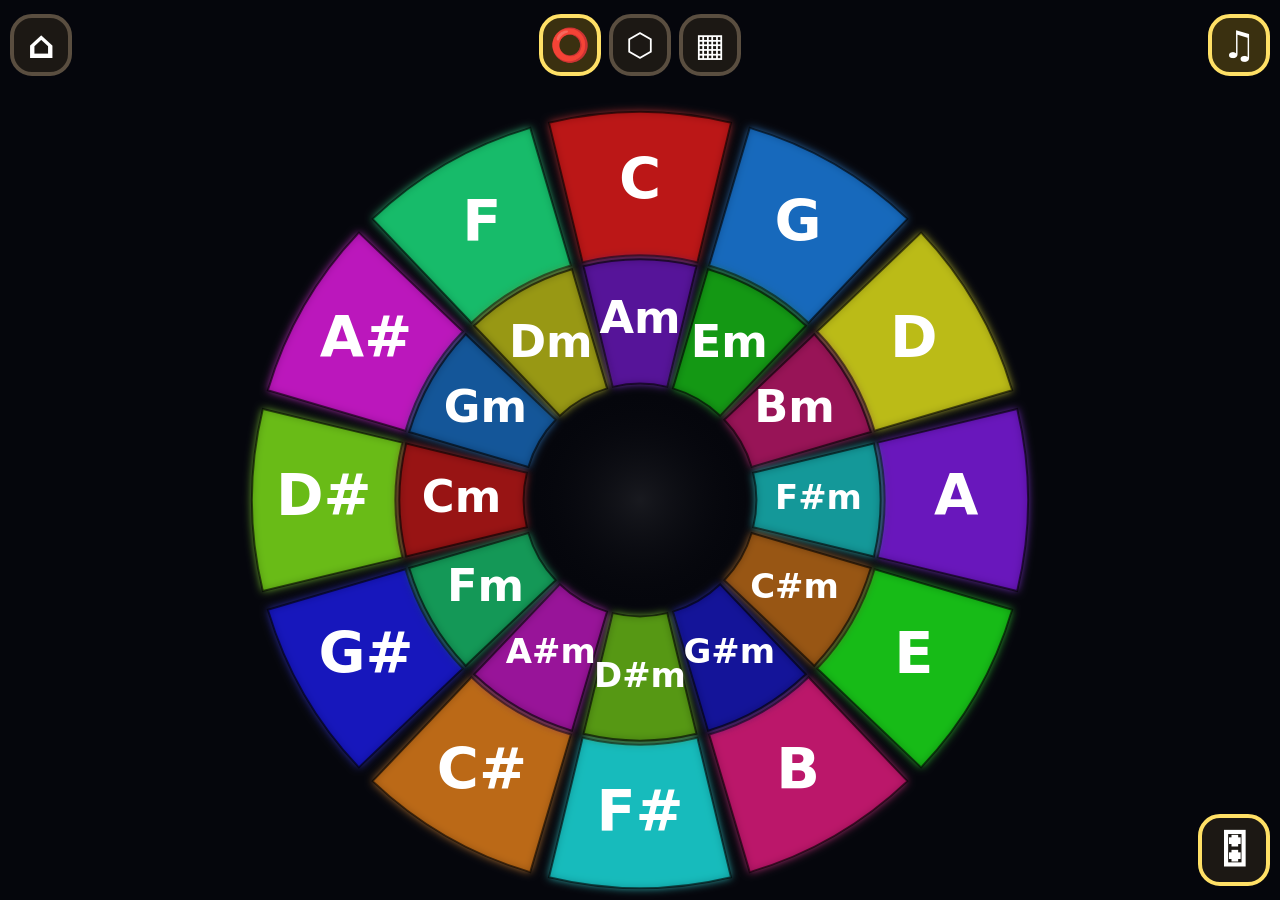
<file: fifths.html>
<!doctype html>
<html lang="en"><head><meta charset="utf-8">
<meta name="viewport" content="width=device-width,initial-scale=1,maximum-scale=1,user-scalable=no,viewport-fit=cover">
<meta name="theme-color" content="#05060c"><title>Muzik · Chords</title>
<link rel="icon" href="favicon.svg"><link rel="manifest" href="manifest.webmanifest">
<style>
html,body{margin:0;height:100%;background:#05060c;color:#fff;font-family:system-ui,sans-serif;overflow:hidden;touch-action:none;user-select:none;-webkit-user-select:none}
canvas{position:fixed;inset:0;width:100vw;height:100vh;display:block}
.btn{position:fixed;z-index:2;width:62px;height:62px;border-radius:22px;border:4px solid #5a4e40;background:#1c1814;color:#fff;font:900 38px/1 system-ui;display:flex;align-items:center;justify-content:center;padding:0;cursor:pointer}
.btn.on{border-color:#ffe066;background:#3a3010}
#home{top:max(14px,env(safe-area-inset-top));left:10px}
#mode{top:max(14px,env(safe-area-inset-top));right:10px}
#tabs{position:fixed;z-index:2;top:max(14px,env(safe-area-inset-top));left:50%;transform:translateX(-50%);display:flex;gap:8px}
#tabs .btn{position:static;font-size:32px}
#sndBtn{right:10px;bottom:max(14px,env(safe-area-inset-bottom));width:72px;height:72px;font-size:40px;border-color:#ffe066}
#sndSheet{position:fixed;inset:0;z-index:5;background:rgba(0,0,0,.55);display:flex;align-items:flex-end;justify-content:center}
#sndSheet[hidden]{display:none}
.sh-in{width:100%;max-width:820px;max-height:82vh;overflow-y:auto;touch-action:pan-y;background:#14110e;border:4px solid #ffe066;border-bottom:0;border-radius:28px 28px 0 0;padding:14px 12px calc(16px + env(safe-area-inset-bottom));box-sizing:border-box;animation:shIn .22s ease-out}
@keyframes shIn{from{transform:translateY(100%)}to{transform:none}}
.sh-top{display:flex;gap:8px;align-items:center;flex-wrap:wrap;justify-content:space-between}
.sb{width:60px;height:60px;flex:0 0 60px;border-radius:18px;border:4px solid #5a4e40;background:#2a241c;color:#fff;font:900 30px/1 system-ui;cursor:pointer;padding:0}
#presets{display:flex;gap:8px;margin-top:10px}
#presets button{flex:1 1 0;min-width:0;height:60px;border-radius:18px;border:4px solid #5a4e40;background:#2a241c;color:#fff;font:900 30px/1 system-ui;padding:0;cursor:pointer}
#tiles{display:grid;grid-template-columns:repeat(4,1fr);gap:8px;margin:12px 0}
#tiles button{height:70px;border-radius:18px;border:4px solid #3a3228;background:#000;padding:0;cursor:pointer}
#sndSheet canvas{position:static;inset:auto}
#tiles canvas{width:100%;height:100%;display:block}
#tiles button.on,#presets button.on{border-color:#ffe066;background:#3a3010;transform:scale(1.04);transition:transform .15s}
#knobs{display:grid;grid-template-columns:repeat(3,1fr);gap:8px;justify-items:center}
#knobs canvas{width:104px;height:104px;touch-action:none;cursor:grab}
@media (min-width:700px){#tiles{grid-template-columns:repeat(6,1fr)}#tiles button{height:84px}#knobs{grid-template-columns:repeat(6,1fr)}#knobs canvas{width:116px;height:116px}}
</style></head><body>
<canvas id="cv"></canvas>
<button id="home" class="btn" type="button" aria-label="Back to studio">⌂</button>
<div id="tabs"><button class="btn on" data-v="circle" type="button" aria-label="Circle of fifths">⭕</button><button class="btn" data-v="hex" type="button" aria-label="Hex grid">⬡</button><button class="btn" data-v="pads" type="button" aria-label="Chord pads">▦</button></div>
<button id="mode" class="btn on" type="button" aria-label="Chord or single note">♫</button>
<button id="sndBtn" class="btn" type="button" aria-label="Sound">🎛</button>
<div id="sndSheet" hidden><div class="sh-in">
  <div class="sh-top"><button id="sndRand" class="sb" type="button" aria-label="Random sound">🎲</button><span style="flex:1"></span><button id="sndClose" class="sb" type="button" aria-label="Close">✕</button></div>
  <div id="presets"></div>
  <div id="tiles"></div>
  <div id="knobs"></div>
</div></div>
<script src="audio.js"></script>
<script>
"use strict";
const A=window.MuzikAudio,cv=document.getElementById("cv"),cx=cv.getContext("2d");
const ORDER=[0,7,2,9,4,11,6,1,8,3,10,5],NAMES=["C","C#","D","D#","E","F","F#","G","G#","A","A#","B"];
let W=0,H=0,chord=true,active=-1,activeMinor=false;const glow=new Array(24).fill(0),held=new Map();
function resize(){const d=Math.min(3,devicePixelRatio||1);W=innerWidth;H=innerHeight;cv.width=W*d;cv.height=H*d;cx.setTransform(d,0,0,d,0,0);}
addEventListener("resize",resize);resize();
document.getElementById("home").onclick=()=>{location.href="studio.html";};
let view="circle",hexMode=0,padQ=0,padKey=A.keyRoot();const HEXM=["♪","△","▽"],PADQ=["◆","△","▽","✦","◇"];
const modeBtn=document.getElementById("mode");
function syncMode(){if(view==="circle"){modeBtn.textContent=chord?"♫":"♪";modeBtn.classList.toggle("on",chord);}
  else if(view==="hex"){modeBtn.textContent=HEXM[hexMode];modeBtn.classList.toggle("on",hexMode>0);}
  else{modeBtn.textContent=PADQ[padQ];modeBtn.classList.toggle("on",padQ>0);}}
modeBtn.onclick=()=>{A.init();if(view==="circle")chord=!chord;else if(view==="hex")hexMode=(hexMode+1)%3;else padQ=(padQ+1)%PADQ.length;syncMode();};
function setView(v){allStop();view=v;document.querySelectorAll("#tabs .btn").forEach(b=>b.classList.toggle("on",b.dataset.v===v));syncMode();}
document.querySelectorAll("#tabs .btn").forEach(b=>b.onclick=()=>{A.init();setView(b.dataset.v);});
function geo(){const top=100,cxp=W/2,cyp=top+(H-top)/2,R=Math.max(120,Math.min(W/2-12,(H-top)/2-12));return {cx:cxp,cy:cyp,R,r1:R*.62,r0:R*.3};}
const hueOf=pc=>pc*30;
// slot i (0..11) => major pc ORDER[i]; inner ring = relative minor (pc+9)
function hit(x,y){const g=geo(),dx=x-g.cx,dy=y-g.cy,d=Math.hypot(dx,dy);if(d<g.r0||d>g.R)return null;
  let a=Math.atan2(dy,dx)+Math.PI/2+Math.PI/12;a=((a%(2*Math.PI))+2*Math.PI)%(2*Math.PI);return {i:Math.floor(a/(Math.PI/6))%12,minor:d<g.r1};}
function play(i,minor){A.init();const pc=minor?(ORDER[i]+9)%12:ORDER[i];
  const m=minor?57+((pc-9+12)%12):60+pc;const notes=chord?(minor?[m,m+3,m+7]:[m,m+4,m+7]):[m];
  window.__fifthsLog&&window.__fifthsLog.push({pc,minor,notes});
  return notes.map((n,k)=>A.start(n,k?0.13:0.2)).filter(Boolean);}
function stop(vs){(vs||[]).forEach(v=>A.release(v,0.35));}
const ptrs=new Map();
function playNotes(notes,tag){A.init();window.__fifthsLog&&window.__fifthsLog.push({view,tag,notes});return notes.map((n,k)=>A.start(n,k?0.12:0.2)).filter(Boolean);}
function hitAny(x,y){if(view==="circle"){const h=hit(x,y);return h&&{key:h.i+(h.minor?"m":""),h};}
  if(view==="hex"){const h=hexHit(x,y);return h&&{key:h.q+","+h.r,h};}const h=padHit(x,y);return h&&{key:h.kind+h.i,h};}
function pressAny(t){const h=t.h;
  if(view==="circle"){active=h.i;activeMinor=h.minor;return play(h.i,h.minor);}
  if(view==="hex"){const n=hexNotes(h.q,h.r);return playNotes(n.notes,"hex");}
  if(h.kind==="key"){padKey=h.i;A.setKey(60+h.i);return playNotes([60+h.i],"key");}
  return playNotes(padNotes(h.i),"pad");}
cv.addEventListener("pointerdown",e=>{e.preventDefault();const t=hitAny(e.clientX,e.clientY);if(!t)return;try{cv.setPointerCapture(e.pointerId);}catch(_){}
  ptrs.set(e.pointerId,{t,vs:pressAny(t)});});
cv.addEventListener("pointermove",e=>{const p=ptrs.get(e.pointerId);if(!p)return;const t=hitAny(e.clientX,e.clientY);
  if(t&&t.key!==p.t.key&&!(t.h.kind==="key")){stop(p.vs);p.t=t;p.vs=pressAny(t);}});
function up(e){const p=ptrs.get(e.pointerId);if(!p)return;stop(p.vs);ptrs.delete(e.pointerId);refreshActive();}
function refreshActive(){const c=[...ptrs.values()].filter(p=>view==="circle");if(!c.length)active=-1;else{const h=c[c.length-1].t.h;active=h.i;activeMinor=h.minor;}}
function allStop(){ptrs.forEach(p=>stop(p.vs));ptrs.clear();active=-1;}
cv.addEventListener("pointerup",up);cv.addEventListener("pointercancel",up);
document.addEventListener("visibilitychange",()=>{if(document.hidden)allStop();});
/* ---------- HEX (Tonnetz): right=+7 (fifth), up-right=+4 (maj 3rd), down-right=+3 (min 3rd) => major = upward triangle, minor = downward ---------- */
function hexGeo(){const top=96,s=Math.max(28,Math.min(52,W/14));return {top,s,w:Math.sqrt(3)*s,ox:W/2,oy:top+(H-top)/2};}
function hexCenter(q,r,g){return {x:g.ox+g.w*(q+r/2),y:g.oy+1.5*g.s*r};}
function hexPitch(q,r){let m=60+7*q+3*r;m=((m-48)%36+36)%36+48;return m;}
function hexHit(x,y){const g=hexGeo();if(y<g.top)return null;const py=(y-g.oy)/(1.5*g.s),px=(x-g.ox)/g.w-py/2;
  let q=Math.round(px),r=Math.round(py),fs=-px-py,ss=Math.round(fs);const dq=Math.abs(q-px),dr=Math.abs(r-py),ds=Math.abs(ss-fs);
  if(dq>dr&&dq>ds)q=-r-ss;else if(dr>ds)r=-q-ss;return {q,r};}
function hexNotes(q,r){const root=hexPitch(q,r);if(hexMode===0)return {notes:[root],cells:[[q,r]]};
  const cells=hexMode===1?[[q,r],[q+1,r-1],[q+1,r]]:[[q,r],[q,r+1],[q+1,r]];return {notes:cells.map(c=>hexPitch(c[0],c[1])),cells};}
function hexPath(c,s){cx.beginPath();for(let k=0;k<6;k++){const a=Math.PI/6+k*Math.PI/3;cx.lineTo(c.x+Math.cos(a)*s,c.y+Math.sin(a)*s);}cx.closePath();}
function drawHex(){const g=hexGeo(),lit=new Map(),tris=[];
  for(const p of ptrs.values()){if(!p.t||p.t.h.kind)continue;const n=hexNotes(p.t.h.q,p.t.h.r);n.cells.forEach(c=>lit.set(c[0]+","+c[1],1));if(n.cells.length===3)tris.push(n.cells);}
  const rr=Math.ceil((H-g.top)/(1.5*g.s)/2)+1,qq=Math.ceil(W/g.w/2)+rr+2;
  for(let r=-rr;r<=rr;r++)for(let q=-qq;q<=qq;q++){const c=hexCenter(q,r,g);if(c.x<-g.w||c.x>W+g.w||c.y<g.top+g.s*.5||c.y>H+g.s)continue;
    const m=hexPitch(q,r),pc=m%12,on=lit.has(q+","+r);hexPath(c,g.s-3);
    cx.shadowColor=`hsl(${pc*30},90%,60%)`;cx.shadowBlur=on?36:6;cx.fillStyle=`hsl(${pc*30},85%,${on?70:28+((m-48)/36)*16}%)`;cx.fill();cx.shadowBlur=0;
    cx.lineWidth=on?5:2;cx.strokeStyle=on?"#fff":"rgba(0,0,0,.7)";cx.stroke();
    cx.fillStyle=on?"#000":"#fff";cx.font=`900 ${Math.round(g.s*.55)}px system-ui`;cx.textAlign="center";cx.textBaseline="middle";cx.fillText(NAMES[pc],c.x,c.y);}
  for(const t of tris){const ps=t.map(c=>hexCenter(c[0],c[1],g));cx.beginPath();ps.forEach(p=>cx.lineTo(p.x,p.y));cx.closePath();
    cx.fillStyle="rgba(255,255,255,.28)";cx.fill();cx.lineWidth=6;cx.strokeStyle="#fff";cx.shadowColor="#fff";cx.shadowBlur=20;cx.stroke();cx.shadowBlur=0;}}
/* ---------- PADS: diatonic chords in a key ---------- */
const DEG=[0,2,4,5,7,9,11],DQ=["M","m","m","M","M","m","d"],ROMAN=["I","ii","iii","IV","V","vi","vii°"];
function padGeo(){const top=96,dotR=Math.max(13,Math.min(26,(W-40)/12/2-3)),dotsY=H-dotR-22,bot=dotsY-dotR-20,wide=W>=700;
  const cols=wide?7:2,rows=Math.ceil(7/cols),gap=12,pw=(W-24-gap*(cols-1))/cols,ph=Math.min(wide?260:150,(bot-top-gap*(rows-1))/rows);
  const y0=top+((bot-top)-(ph*rows+gap*(rows-1)))/2;
  return {top,dotR,dotsY,cols,pw,ph,gap,y0,pad:i=>{const c=wide?i:i%2,r=wide?0:Math.floor(i/2),w=(!wide&&i===6)?W-24:pw;return {x:12+c*(pw+gap),y:y0+r*(ph+gap),w,h:ph};},dot:i=>({x:W/2+(i-5.5)*(dotR*2+6),y:dotsY})};}
function padQual(i){return [null,"M","m","7","s"][padQ]||DQ[i];}
function padNotes(i){const r=48+padKey+DEG[i],q=padQual(i);const third=r+DEG[(i+2)%7]-DEG[i]+((i+2)>=7?12:0),fifth=r+DEG[(i+4)%7]-DEG[i]+((i+4)>=7?12:0);
  if(q==="M")return [r,r+4,r+7];if(q==="m")return [r,r+3,r+7];if(q==="s")return [r,r+5,r+7];
  if(q==="7"){const sev=r+DEG[(i+6)%7]-DEG[i]+((i+6)>=7?12:0);return [r,third,fifth,sev];}
  return [r,third,fifth];}
function padHit(x,y){const g=padGeo();for(let i=0;i<12;i++){const d=g.dot(i);if(Math.hypot(x-d.x,y-d.y)<g.dotR+6)return {kind:"key",i};}
  for(let i=0;i<7;i++){const p=g.pad(i);if(x>=p.x&&x<=p.x+p.w&&y>=p.y&&y<=p.y+p.h)return {kind:"pad",i};}return null;}
function rrect(x,y,w,h,r){cx.beginPath();cx.roundRect?cx.roundRect(x,y,w,h,r):cx.rect(x,y,w,h);}
function drawPads(){const g=padGeo(),down=new Set([...ptrs.values()].filter(p=>p.t.h.kind==="pad").map(p=>p.t.h.i));
  for(let i=0;i<7;i++){const p=g.pad(i),pc=(padKey+DEG[i])%12,q=padQual(i),on=down.has(i),d=DQ[i];
    const L=on?72:q==="M"||(q==="7"&&d==="M")||q==="s"?52:d==="d"&&!["M","m"].includes(q)?20:34;
    rrect(p.x,p.y,p.w,p.h,22);cx.shadowColor=`hsl(${pc*30},90%,60%)`;cx.shadowBlur=on?44:L>40?16:4;
    cx.fillStyle=`hsl(${pc*30},${L<25?40:85}%,${L}%)`;cx.fill();cx.shadowBlur=0;cx.lineWidth=on?6:3;cx.strokeStyle=on?"#fff":"rgba(255,255,255,.25)";cx.stroke();
    cx.fillStyle=on||L>45?"#000":"#fff";cx.textAlign="center";cx.textBaseline="middle";
    cx.font=`900 ${Math.round(Math.min(p.h*.4,48))}px system-ui`;cx.fillText(ROMAN[i],p.x+p.w/2,p.y+p.h*.42);
    cx.font=`800 ${Math.round(Math.min(p.h*.2,24))}px system-ui`;cx.fillText(NAMES[pc]+(q==="7"?(d==="M"?(i===4?"7":"Δ"):d==="m"?"m7":"ø"):{M:"",m:"m",d:"°",s:"sus"}[q]),p.x+p.w/2,p.y+p.h*.76);}
  for(let i=0;i<12;i++){const d=g.dot(i),sel=i===padKey;cx.beginPath();cx.arc(d.x,d.y,g.dotR,0,6.283);cx.shadowColor=`hsl(${i*30},90%,60%)`;cx.shadowBlur=sel?24:0;
    cx.fillStyle=`hsl(${i*30},85%,${sel?62:42}%)`;cx.fill();cx.shadowBlur=0;if(sel){cx.lineWidth=5;cx.strokeStyle="#fff";cx.stroke();}}}
function wedge(g,i,rIn,rOut){const a0=-Math.PI/2-Math.PI/12+i*Math.PI/6+0.025,a1=a0+Math.PI/6-0.05;cx.beginPath();cx.arc(g.cx,g.cy,rOut,a0,a1);cx.arc(g.cx,g.cy,rIn,a1,a0,true);cx.closePath();}
let last=performance.now(),T=0;
function frame(now){const dt=Math.min(.05,(now-last)/1000);last=now;T+=dt;cx.fillStyle="#05060c";cx.fillRect(0,0,W,H);
  if(view==="hex")drawHex();else if(view==="pads")drawPads();else drawCircle(dt);requestAnimationFrame(frame);}
function drawCircle(dt){const g=geo();
  for(let k=0;k<24;k++){let tgt=0;if(active>=0){const i=k%12,minor=k>=12;
      if(minor===activeMinor){if(i===active)tgt=1;else if(i===(active+1)%12||i===(active+11)%12)tgt=.5;}}
    glow[k]+=(tgt-glow[k])*Math.min(1,dt*10);}
  for(let k=0;k<24;k++){const i=k%12,minor=k>=12,pc=minor?(ORDER[i]+9)%12:ORDER[i],gl=glow[k];
    const rIn=minor?g.r0:g.r1+4,rOut=minor?g.r1:g.R;wedge(g,i,rIn,rOut);
    cx.shadowColor=`hsl(${hueOf(pc)},90%,60%)`;cx.shadowBlur=8+gl*40+(gl>.9?6*Math.sin(T*8):0);
    cx.fillStyle=`hsla(${hueOf(pc)},85%,${(minor?30:40)+gl*28}%,${.75+gl*.25})`;cx.fill();cx.shadowBlur=0;
    cx.lineWidth=gl>.9?6:gl>.3?4:2;cx.strokeStyle=gl>.3?"#fff":"rgba(0,0,0,.6)";cx.stroke();
    const am=-Math.PI/2+i*Math.PI/6,rm=(rIn+rOut)/2,lbl=NAMES[pc]+(minor?"m":""),fs=Math.max(12,Math.min((rOut-rIn)*(minor?.36:.4),rm*0.5236*0.85/(lbl.length*0.78)));
    cx.fillStyle=gl>.3?"#000":"#fff";cx.font=`900 ${fs}px system-ui`;cx.textAlign="center";cx.textBaseline="middle";
    cx.fillText(lbl,g.cx+Math.cos(am)*rm,g.cy+Math.sin(am)*rm);}
  const cg=cx.createRadialGradient(g.cx,g.cy,0,g.cx,g.cy,g.r0-4);const ah=active>=0?hueOf(activeMinor?(ORDER[active]+9)%12:ORDER[active]):0;
  cg.addColorStop(0,active>=0?`hsla(${ah},90%,65%,.9)`:"rgba(255,255,255,.08)");cg.addColorStop(1,"rgba(0,0,0,0)");
  cx.fillStyle=cg;cx.beginPath();cx.arc(g.cx,g.cy,g.r0-4,0,6.283);cx.fill();
}
requestAnimationFrame(frame);
/* ---------- SOUND PICKER (shared tones from audio.js + effect knobs) ---------- */
(function(){
const HUE={sine:190,triangle:150,sawtooth:20,square:280,organ:40,pulse:320,bell:55,brass:30,flute:170,voice:340,hollow:230,strings:0};
const HARM={sine:[0,1],triangle:[0,1,0,-1/9,0,1/25,0,-1/49],sawtooth:[0,1,.5,.33,.25,.2,.16,.14],square:[0,1,0,.33,0,.2,0,.14,0,.11],
  organ:[0,1,0.55,0.32,0.18,0.06,0.1],pulse:[0,1,0,0.33,0,0.2,0,0.14,0,0.11],bell:[0,1,0.2,0.55,0.15,0.35,0.08,0.22],brass:[0,1,0.75,0.5,0.32,0.18,0.1],flute:[0,1,0.28,0.06],voice:[0,0.35,0.15,1,0.55,0.22,0.1],hollow:[0,1,0,0.5,0,0.28,0,0.14],strings:[0,1,0.62,0.4,0.28,0.2,0.14,0.1,0.07]};
const KN=[["reverb","🏛",0,0.6],["echo","🔁",0,0.5],["bright","☀",0,1],["chorus","🌊",0,1],["attack","🪶",0.004,0.4],["octave","↕",-2,2]];
const PRE=[["☁",{wave:"strings",reverb:.5,echo:.15,bright:.55,chorus:.7,attack:.35,octave:0}],
  ["🪕",{wave:"sawtooth",reverb:.15,echo:.2,bright:.6,chorus:0,attack:.004,octave:0}],
  ["⛪",{wave:"organ",reverb:.35,echo:.05,bright:.9,chorus:.3,attack:.02,octave:0}],
  ["🔔",{wave:"bell",reverb:.45,echo:.3,bright:1,chorus:0,attack:.004,octave:1}],
  ["👾",{wave:"square",reverb:.05,echo:.25,bright:.7,chorus:0,attack:.004,octave:0}]];
let S=A.useSound();
const sheet=document.getElementById("sndSheet"),tiles=document.getElementById("tiles"),knobs=document.getElementById("knobs"),pres=document.getElementById("presets");
let pv=[];
function preview(){A.init();pv.forEach(v=>A.release(v,0.05));const n=A.ctx.currentTime;pv=[60,64,67].map((m,k)=>A.start(m,k?0.12:0.18,n+k*0.04)).filter(Boolean);
  const vs=pv;setTimeout(()=>{vs.forEach(v=>A.release(v,0.4));if(pv===vs)pv=[];},650);}
function drawTile(c,w){const d=2,W=c.clientWidth||80,H=c.clientHeight||66;c.width=W*d;c.height=H*d;const g=c.getContext("2d");g.scale(d,d);
  const h=HARM[w],on=S.wave===w;g.lineWidth=on?6:4;g.strokeStyle=`hsl(${HUE[w]},95%,${on?70:58}%)`;g.lineCap="round";g.beginPath();let mx=0;const ys=[];
  for(let x=0;x<=W;x+=2){const t=x/W*2*Math.PI*2;let y=0;for(let k=1;k<h.length;k++)y+=h[k]*Math.sin(k*t);ys.push(y);mx=Math.max(mx,Math.abs(y));}
  ys.forEach((y,i)=>g.lineTo(i*2,H/2-y/mx*H*.32));g.stroke();}
function drawTiles(){tiles.querySelectorAll("button").forEach(b=>{b.classList.toggle("on",b.dataset.w===S.wave);drawTile(b.firstChild,b.dataset.w);});}
A.TONES.forEach(w=>{const b=document.createElement("button");b.type="button";b.dataset.w=w;b.setAttribute("aria-label",w);b.appendChild(document.createElement("canvas"));
  b.onclick=()=>{S=A.setSound({wave:w});sync();preview();};tiles.appendChild(b);});
const kc={};
function norm(k){const d=KN.find(x=>x[0]===k);return (S[k]-d[2])/(d[3]-d[2]);}
function drawKnob(k){const c=kc[k],d=2,Z=c.clientWidth||104;if(c.width!==Z*d){c.width=c.height=Z*d;}const g=c.getContext("2d");g.setTransform(d,0,0,d,0,0);g.clearRect(0,0,Z,Z);
  const r=Z/2-8,a0=Math.PI*.75,a1=a0+Math.PI*1.5*norm(k),hue=KN.findIndex(x=>x[0]===k)*55;
  g.lineWidth=10;g.lineCap="round";g.strokeStyle="#333";g.beginPath();g.arc(Z/2,Z/2,r,a0,Math.PI*2.25);g.stroke();
  g.strokeStyle=`hsl(${hue},95%,60%)`;g.beginPath();g.arc(Z/2,Z/2,r,a0,a1+0.001);g.stroke();
  g.fillStyle="#2a241c";g.beginPath();g.arc(Z/2,Z/2,r-12,0,6.283);g.fill();
  g.fillStyle="#fff";g.beginPath();g.arc(Z/2+Math.cos(a1)*r,Z/2+Math.sin(a1)*r,9,0,6.283);g.fill();
  g.fillStyle="#fff";g.font=`900 ${Math.round(Z*.28)}px system-ui`;g.textAlign="center";g.textBaseline="middle";
  g.fillText(k==="octave"?(S.octave>0?"+":"")+S.octave:KN.find(x=>x[0]===k)[1],Z/2,Z/2+2);}
KN.forEach(([k,ic,lo,hi])=>{const c=document.createElement("canvas");c.setAttribute("aria-label",k);c.dataset.k=k;kc[k]=c;knobs.appendChild(c);let st=null;
  c.addEventListener("pointerdown",e=>{e.preventDefault();e.stopPropagation();A.init();try{c.setPointerCapture(e.pointerId);}catch(_){}st={y:e.clientY,x:e.clientX,v:norm(k)};});
  c.addEventListener("pointermove",e=>{if(!st)return;let n=Math.max(0,Math.min(1,st.v+((st.y-e.clientY)+(e.clientX-st.x))/160));let v=lo+n*(hi-lo);if(k==="octave")v=Math.round(v);
    if(v!==S[k]){S=A.setSound({[k]:v});markPre();drawKnob(k);}});
  const end=()=>{if(st){st=null;preview();}};c.addEventListener("pointerup",end);c.addEventListener("pointercancel",end);});
pres.innerHTML="";PRE.forEach(([ic,p],i)=>{const b=document.createElement("button");b.type="button";b.textContent=ic;b.dataset.i=i;b.setAttribute("aria-label","preset "+i);
  b.onclick=()=>{S=A.setSound(p);sync();preview();};pres.appendChild(b);});
function markPre(){pres.querySelectorAll("button").forEach(b=>{const p=PRE[b.dataset.i][1];b.classList.toggle("on",Object.keys(p).every(k=>Math.abs(p[k]-S[k])<1e-6||p[k]===S[k]));});}
function sync(){drawTiles();KN.forEach(x=>drawKnob(x[0]));markPre();}
document.getElementById("sndRand").onclick=()=>{const r=(a,b)=>a+Math.random()*(b-a);
  S=A.setSound({wave:A.TONES[Math.floor(Math.random()*A.TONES.length)],reverb:r(0,.6),echo:r(0,.4),bright:r(.3,1),chorus:r(0,1),attack:Math.random()<.5?.004:r(.02,.4),octave:Math.round(r(-1,1))});sync();preview();};
function open(){allStop();sheet.hidden=false;requestAnimationFrame(sync);}
function close(){sheet.hidden=true;}
document.getElementById("sndBtn").onclick=()=>{A.init();open();};
document.getElementById("sndClose").onclick=close;
sheet.addEventListener("pointerdown",e=>{if(e.target===sheet)close();});
addEventListener("resize",()=>{if(!sheet.hidden)sync();});
window.__sound={open,close,preview,get S(){return S;}};
})();
if("serviceWorker" in navigator)navigator.serviceWorker.register("sw.js").catch(()=>{});
window.__fifths={geo,setView,hexGeo,hexCenter,hexPitch,padGeo,get view(){return view;},ORDER,get active(){return active;},get live(){return held.size;}};
</script></body></html>
</file>
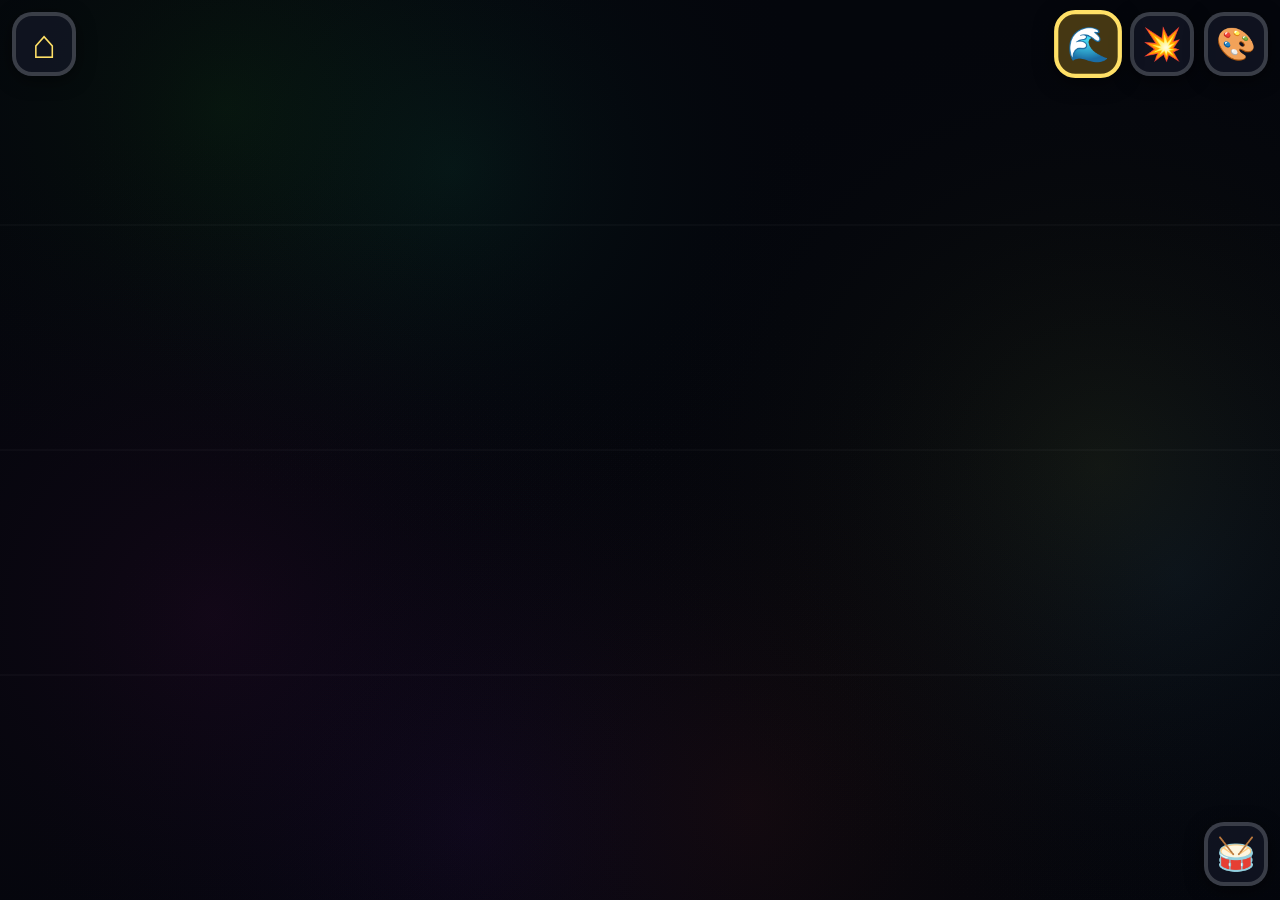
<file: playground.html>
<!doctype html>
<html lang="en">
<head>
<meta charset="utf-8">
<meta name="viewport" content="width=device-width,initial-scale=1,maximum-scale=1,user-scalable=no,viewport-fit=cover">
<meta name="theme-color" content="#05070d">
<title>MUZIK Room</title>
<link rel="icon" href="favicon.svg">
<link rel="manifest" href="manifest.webmanifest">
<style>
html,body{margin:0;height:100%;overflow:hidden;background:#05070d;overscroll-behavior:none;touch-action:none;-webkit-user-select:none;user-select:none;-webkit-touch-callout:none}
canvas{position:fixed;inset:0;width:100vw;height:100vh;height:100dvh;display:block;touch-action:none}
.dock{position:fixed;display:flex;gap:10px;z-index:2;pointer-events:none}
.dock button{pointer-events:auto;width:64px;height:64px;border-radius:20px;border:4px solid rgba(255,255,255,.18);background:rgba(20,24,40,.72);font-size:32px;line-height:1;padding:0;color:#fff;touch-action:manipulation;display:flex;align-items:center;justify-content:center;box-shadow:0 4px 18px rgba(0,0,0,.5);transition:transform .12s,border-color .12s,background .12s}
.dock button.on{border-color:#ffe066;background:rgba(80,64,20,.85);transform:scale(1.06)}
.dock button:active{transform:scale(.92)}
#home{top:calc(12px + env(safe-area-inset-top));left:calc(12px + env(safe-area-inset-left))}
#home button{font-size:40px;color:#ffe066}
#modes{top:calc(12px + env(safe-area-inset-top));right:calc(12px + env(safe-area-inset-right))}
#tools{bottom:calc(14px + env(safe-area-inset-bottom));right:calc(12px + env(safe-area-inset-right))}
#tools button[hidden]{display:none}
@media (max-width:420px){.dock button{width:56px;height:56px;font-size:28px;border-radius:18px}.dock{gap:8px}}
@media (prefers-reduced-motion:reduce){.dock button{transition:none}}
</style>
</head>
<body>
<canvas id="cv"></canvas>
<div class="dock" id="home"><button type="button" id="homeBtn" aria-label="Studio">⌂</button></div>
<div class="dock" id="modes">
  <button type="button" data-mode="tank" aria-label="Tank" class="on">🌊</button>
  <button type="button" data-mode="bounce" aria-label="Bounce">💥</button>
  <button type="button" data-mode="paint" aria-label="Paint">🎨</button>
</div>
<div class="dock" id="tools">
  <button type="button" id="beatBtn" aria-label="Beat">🥁</button>
  <button type="button" id="quantBtn" aria-label="Snap to beat" hidden>🎯</button>
  <button type="button" id="sizeBtn" aria-label="Ball size" hidden>⚪</button>
  <button type="button" id="clearBtn" aria-label="Clear" hidden>🧹</button>
</div>
<script src="audio.js"></script>
<script>
"use strict";
const A=window.MuzikAudio;
const cv=document.getElementById("cv"),cx=cv.getContext("2d");
const RM=matchMedia("(prefers-reduced-motion: reduce)");
let W=0,H=0,DPR=1;
function resize(){DPR=Math.min(3,window.devicePixelRatio||1);W=innerWidth;H=innerHeight;cv.width=Math.round(W*DPR);cv.height=Math.round(H*DPR);cx.setTransform(DPR,0,0,DPR,0,0);}
addEventListener("resize",resize);resize();
["gesturestart","gesturechange","dblclick","contextmenu"].forEach(e=>document.addEventListener(e,ev=>ev.preventDefault(),{passive:false}));
document.addEventListener("touchmove",e=>e.preventDefault(),{passive:false});

/* ---------- key / scale / color ---------- */
const SCALE=[0,2,4,7,9]; // major pentatonic
let root=A.keyRoot();
const pcOf=m=>((m%12)+12)%12;
function hue(m){return pcOf(m)*30;}
function col(m,l,a){return `hsla(${hue(m)},85%,${l==null?55:l}%,${a==null?1:a})`;}
function degNote(i,oct){const n=SCALE.length,o=Math.floor(i/n),d=((i%n)+n)%n;return 12*(oct+1)+root+SCALE[d]+12*o;}
function snap(m){let best=m,bd=99;for(let k=-12;k<=12;k++){const c=m+k;if(SCALE.includes(pcOf(c-root))&&Math.abs(k)<bd){bd=Math.abs(k);best=c;}}return best;}
let BPM=A.bpm();
const beatSec=()=>60/BPM;

/* ---------- shared fx ---------- */
const sparks=[],flashes=[];
function spark(x,y,m,n){if(RM.matches)n=Math.ceil(n/3);for(let i=0;i<n;i++){const a=Math.random()*6.283,s=60+Math.random()*240;sparks.push({x,y,vx:Math.cos(a)*s,vy:Math.sin(a)*s,l:1,m});}if(sparks.length>400)sparks.splice(0,sparks.length-400);}
function flash(x,y,m,r){flashes.push({x,y,m,r:r||60,l:1});}
function drawFx(dt){
  cx.globalCompositeOperation="lighter";
  for(let i=sparks.length-1;i>=0;i--){const p=sparks[i];p.x+=p.vx*dt;p.y+=p.vy*dt;p.vx*=.96;p.vy=p.vy*.96+200*dt;p.l-=dt*1.6;if(p.l<=0){sparks.splice(i,1);continue;}
    cx.fillStyle=col(p.m,65,p.l);cx.beginPath();cx.arc(p.x,p.y,3+4*p.l,0,6.283);cx.fill();}
  for(let i=flashes.length-1;i>=0;i--){const f=flashes[i];f.l-=dt*2.5;if(f.l<=0){flashes.splice(i,1);continue;}
    const g=cx.createRadialGradient(f.x,f.y,0,f.x,f.y,f.r*(1.6-f.l*.6));g.addColorStop(0,col(f.m,80,.9*f.l));g.addColorStop(1,col(f.m,50,0));cx.fillStyle=g;cx.beginPath();cx.arc(f.x,f.y,f.r*(1.6-f.l*.6),0,6.283);cx.fill();}
  cx.globalCompositeOperation="source-over";
}
let keyFlash=0;

/* ---------- beat clock ---------- */
let beatOn=false,pulse=0,nextBeat=0,beatN=0;
function beatTick(){ // schedule soft kick/hat ahead + visual pulse
  const ac=A.ctx;if(!ac)return;
  if(nextBeat<ac.currentTime)nextBeat=ac.currentTime+0.05;
  while(nextBeat<ac.currentTime+0.12){
    const t=nextBeat,n=beatN;
    if(beatOn&&mode==="tank"){if(n%2===0)A.drum("kick",t,0.55);A.drum("hat",t+beatSec()/2,0.35);}
    setTimeout(()=>{pulse=n%4===0?1:.7;},Math.max(0,(t-ac.currentTime)*1000));
    nextBeat+=beatSec();beatN++;
  }
}

/* ---------- mode switching ---------- */
let mode="tank";
const tools={beatBtn:["tank"],quantBtn:["bounce"],sizeBtn:["bounce"],clearBtn:["bounce","paint"]};
function setMode(m){mode=m;document.querySelectorAll("#modes button").forEach(b=>b.classList.toggle("on",b.dataset.mode===m));
  for(const id in tools)document.getElementById(id).hidden=!tools[id].includes(m);
  ptrs.forEach(p=>endPtr(p,true));ptrs.clear();}
document.querySelectorAll("#modes button").forEach(b=>b.addEventListener("click",()=>{A.init();setMode(b.dataset.mode);}));
document.getElementById("homeBtn").addEventListener("click",()=>{location.href="studio.html";});
const beatBtn=document.getElementById("beatBtn");
beatBtn.addEventListener("click",()=>{A.init();beatOn=!beatOn;beatBtn.classList.toggle("on",beatOn);});
let quant=false;const quantBtn=document.getElementById("quantBtn");
quantBtn.addEventListener("click",()=>{A.init();quant=!quant;quantBtn.classList.toggle("on",quant);});
let bigBall=false;const sizeBtn=document.getElementById("sizeBtn");
sizeBtn.addEventListener("click",()=>{bigBall=!bigBall;sizeBtn.textContent=bigBall?"🔴":"⚪";sizeBtn.classList.toggle("on",bigBall);});
document.getElementById("clearBtn").addEventListener("click",()=>{if(mode==="bounce"){bars.length=0;balls.length=0;}else{strokes.length=0;}spark(W/2,H/2,root+60,30);});

/* ---------- tilt ---------- */
// Natural tilt: inverted vs. old mapping, ~half sensitivity, dead zone, smoothing, clamp.
let tiltX=0,tiltY=0,tiltAsked=false,rawTX=0,rawTY=0;const TILT_DZ=0.05,TILT_MAX=0.5;
function tiltShape(v){const a=Math.abs(v);if(a<TILT_DZ)return 0;return Math.sign(v)*Math.min(TILT_MAX,(a-TILT_DZ)/(1-TILT_DZ));}
function tiltSmooth(dt){const k=1-Math.exp(-dt*6);tiltX+=(rawTX-tiltX)*k;tiltY+=(rawTY-tiltY)*k;}
function askTilt(){if(tiltAsked)return;tiltAsked=true;const D=window.DeviceOrientationEvent;
  const on=()=>addEventListener("deviceorientation",e=>{if(e.gamma==null)return;rawTX=tiltShape(-e.gamma/90);rawTY=tiltShape(-((e.beta==null?45:e.beta)-45)/90);});
  if(D&&typeof D.requestPermission==="function"){D.requestPermission().then(s=>{if(s==="granted")on();}).catch(()=>{});}else if(D)on();}

/* ---------- draw tone (sound while drawing) ---------- */
function drawToneNote(y){if(mode==="paint"){const G=geo();if(y<G.bot)return rowNote(yRow(y,G));}const t=1-Math.max(0,Math.min(1,y/H));return degNote(Math.round(t*14),3);}
function toneStart(p){if(!A.ctx)return;p.tm=drawToneNote(p.y);p.tv=A.start(p.tm,0.12);p.tt=0;}
function toneMove(p){if(!p.tv)return;const now=performance.now();if(now-p.tt<40)return;const m=drawToneNote(p.y);if(m!==p.tm){p.tm=m;p.tt=now;A.glide(p.tv,m,0.07);}}
function toneStop(p){if(p.tv){A.release(p.tv,0.18);p.tv=null;}}
/* ---------- pointers ---------- */
const ptrs=new Map();
cv.addEventListener("pointerdown",e=>{e.preventDefault();A.init();try{cv.setPointerCapture(e.pointerId);}catch(_){}
  const p={id:e.pointerId,x:e.clientX,y:e.clientY,x0:e.clientX,y0:e.clientY,t0:performance.now(),path:[{x:e.clientX,y:e.clientY,t:performance.now()}],moved:0,long:false};
  ptrs.set(e.pointerId,p);
  if(mode==="tank")tankDown(p);else if(mode==="bounce"){askTilt();bounceDown(p);if(!p.grab)toneStart(p);}else{paintDown(p);toneStart(p);}});
cv.addEventListener("pointermove",e=>{const p=ptrs.get(e.pointerId);if(!p)return;
  let evs=e.getCoalescedEvents?e.getCoalescedEvents():[];if(!evs.length)evs=[e];
  for(const ev of evs){const dx=ev.clientX-p.x,dy=ev.clientY-p.y;p.moved+=Math.hypot(dx,dy);p.x=ev.clientX;p.y=ev.clientY;p.path.push({x:p.x,y:p.y,t:performance.now()});}
  if(p.path.length>600)p.path.splice(1,p.path.length-600);
  if(mode==="tank")tankMove(p);else if(mode==="bounce")bounceMove(p);else paintMove(p);if(p.cancel)toneStop(p);else toneMove(p);});
function up(e){const p=ptrs.get(e.pointerId);if(!p)return;ptrs.delete(e.pointerId);endPtr(p,false);}
cv.addEventListener("pointerup",up);cv.addEventListener("pointercancel",up);
function endPtr(p,abort){toneStop(p);if(mode==="tank")tankUp(p);else if(mode==="bounce")bounceUp(p,abort);else paintUp(p,abort);}
function checkLong(now){ // long-press still = set key root from X (12 chromatic columns)
  for(const p of ptrs.values()){if(p.long||p.moved>14||now-p.t0<1100)continue;p.long=true;
    const pc=Math.min(11,Math.floor(p.x/W*12));const m=60+pc;root=pc;A.setKey(m);keyFlash=1;
    A.note(m,0.6,0.3);A.note(m+7,0.6,0.18);flash(p.x,p.y,m,Math.max(W,H)*.35);spark(p.x,p.y,m,40);
    if(mode==="bounce"){p.cancel=true;} if(mode==="paint"){p.cancel=true;}toneStop(p);}}

/* ================= 1. TANK ================= */
const rings=[],wakes=[];let lastCross=0;const crossMemo=new Map();
function tankNote(x,y){const cols=8,i=Math.min(cols-1,Math.floor(x/W*cols));const oct=2+Math.min(3,Math.floor((1-y/H)*4));return {m:degNote(i,oct),oct};}
function newRing(x,y,held){const {m,oct}=tankNote(x,y);const big=(5-oct);// oct 2..5
  const r={x,y,vx:(Math.random()-.5)*30,vy:(Math.random()-.5)*30,r:6,speed:30+ (oct-2)*45,max:Math.min(W,H)*(0.16+big*0.07),m,life:1,held,voice:null,id:Math.random()};
  rings.push(r);if(rings.length>40)rings.shift();return r;}
function tankDown(p){const r=newRing(p.x,p.y,true);r.voice=A.start(r.m,0.22);p.ring=r;flash(p.x,p.y,r.m,40);}
function tankMove(p){const r=p.ring;if(!r)return;const {m}=tankNote(p.x,p.y);
  wakes.push({x:p.x,y:p.y,m,l:1});if(wakes.length>300)wakes.shift();
  r.x=p.x;r.y=p.y;if(m!==r.m){r.m=m;A.glide(r.voice,m,0.06);}}
function tankUp(p){const r=p.ring;if(!r)return;r.held=false;A.release(r.voice,0.5);r.voice=null;r.vx=(Math.random()-.5)*60;r.vy=(Math.random()-.5)*60;}
let waterT=0;
function drawTank(dt){
  waterT+=dt*(RM.matches?.2:1);pulse=Math.max(0,pulse-dt*2.2);const br=0.55+pulse*(RM.matches?.15:.45);
  cx.fillStyle="#04060c";cx.fillRect(0,0,W,H);
  cx.globalCompositeOperation="lighter";
  for(let i=0;i<7;i++){const x=W*(0.5+0.42*Math.sin(waterT*.13*(i+1)+i*1.7)),y=H*(0.5+0.42*Math.cos(waterT*.11*(i+2)+i)),R=Math.max(W,H)*(.35+.05*Math.sin(waterT+i));
    const g=cx.createRadialGradient(x,y,0,x,y,R);g.addColorStop(0,`hsla(${(i*51+root*30+waterT*6)%360},80%,35%,${.16*br})`);g.addColorStop(1,"hsla(0,0%,0%,0)");cx.fillStyle=g;cx.fillRect(0,0,W,H);}
  // octave hint lines (very faint)
  for(let i=1;i<4;i++){cx.fillStyle=`rgba(255,255,255,${.025+pulse*.02})`;cx.fillRect(0,H*i/4-1,W,2);}
  for(let i=wakes.length-1;i>=0;i--){const w=wakes[i];w.l-=dt*1.2;if(w.l<=0){wakes.splice(i,1);continue;}cx.fillStyle=col(w.m,60,w.l*.35);cx.beginPath();cx.arc(w.x,w.y,6+18*(1-w.l),0,6.283);cx.fill();}
  for(let i=rings.length-1;i>=0;i--){const r=rings[i];
    if(r.held){r.r=Math.min(r.max*1.3,r.r+r.speed*.5*dt);r.life=1;}
    else{r.r+=r.speed*dt;r.x+=r.vx*dt;r.y+=r.vy*dt;
      if(r.x-r.r<0&&r.vx<0||r.x+r.r>W&&r.vx>0)r.vx*=-1;if(r.y-r.r<0&&r.vy<0||r.y+r.r>H&&r.vy>0)r.vy*=-1;
      if(r.r>r.max){r.speed*=-0.5;r.r=r.max;} if(r.r<r.max*.6&&r.speed<0)r.speed*=-0.6; // bounce in size
      r.life-=dt*(0.18+(r.speed>0?0:.1));}
    if(r.life<=0){rings.splice(i,1);continue;}
    const lw=6+10*r.life*(1+pulse*.4);
    cx.strokeStyle=col(r.m,60,.25*r.life);cx.lineWidth=lw*3;cx.beginPath();cx.arc(r.x,r.y,Math.max(1,r.r),0,6.283);cx.stroke();
    cx.strokeStyle=col(r.m,72,.9*r.life);cx.lineWidth=lw;cx.stroke();}
  // crossings
  const now=performance.now();
  for(let i=0;i<rings.length;i++)for(let j=i+1;j<rings.length;j++){const a=rings[i],b=rings[j];const d=Math.hypot(a.x-b.x,a.y-b.y);
    if(Math.abs(d-(a.r+b.r))<6&&d>4){const key=a.id+b.id;if(crossMemo.has(key)&&now-crossMemo.get(key)<1500)continue;crossMemo.set(key,now);
      if(now-lastCross<140)continue;lastCross=now;const k=d/(a.r+b.r)||.5,x=a.x+(b.x-a.x)*a.r/(a.r+b.r),y=a.y+(b.y-a.y)*a.r/(a.r+b.r);
      const m=snap(Math.max(a.m,b.m)+7);A.note(m,0.25,0.09);flash(x,y,m,50);spark(x,y,m,8);void k;}}
  if(crossMemo.size>500)crossMemo.clear();
  cx.globalCompositeOperation="source-over";
}

/* ================= 2. BOUNCE ================= */
const bars=[],balls=[];const BAR_W=11;
const DRUMS=["kick","tom","snare","clap","hat"];
function barNote(x1,y1,x2,y2){const len=Math.hypot(x2-x1,y2-y1),mx=(x1+x2)/2;const i=Math.min(7,Math.floor(mx/W*8));const oct=Math.max(2,Math.min(5,5-Math.floor(len/(Math.max(W,H)*.18))));return degNote(i,oct);}
function ballAt(x,y){for(let i=balls.length-1;i>=0;i--){const b=balls[i];if(Math.hypot(b.x-x,b.y-y)<b.r+20)return b;}return null;}
function bounceDown(p){const b=ballAt(p.x,p.y);if(b){p.grab=b;b.held=true;b.vx=b.vy=0;}}
function bounceMove(p){if(p.grab){p.grab.x=p.x;p.grab.y=p.y;}}
function bounceUp(p,abort){
  if(p.grab){const b=p.grab;b.held=false;const pts=p.path,n=pts.length,a=pts[Math.max(0,n-5)],z=pts[n-1],dt=Math.max(16,z.t-a.t)/1000;
    b.vx=Math.max(-2500,Math.min(2500,(z.x-a.x)/dt));b.vy=Math.max(-2500,Math.min(2500,(z.y-a.y)/dt));return;}
  if(abort||p.cancel)return;
  const len=Math.hypot(p.x-p.x0,p.y-p.y0);
  if(len>40){const m=barNote(p.x0,p.y0,p.x,p.y);bars.push({x1:p.x0,y1:p.y0,x2:p.x,y2:p.y,m,glow:1});if(bars.length>30)bars.shift();A.note(m,0.15,0.15);}
  else if(p.moved<20){const r=bigBall?34:16;balls.push({x:p.x,y:p.y,vx:0,vy:0,r,big:bigBall,m:root+72,hits:new Map(),born:performance.now()});if(balls.length>14)balls.shift();flash(p.x,p.y,root+72,30);}
}
function playHit(bar,ball,x,y){const ac=A.ctx;let when=ac?ac.currentTime:0;
  if(quant&&ac){const s=beatSec()/4,t=ac.currentTime-nextBeatBase;when=nextBeatBase+Math.ceil(t/s)*s;}
  const v=Math.min(1,Math.hypot(ball.vx,ball.vy)/900)*.8+.2;
  if(ball.big){const d=DRUMS[SCALE.indexOf(pcOf(bar.m-root))]||"kick";A.drum(d,when,v);}else A.note(bar.m,0.22,0.22*v,when);
  bar.glow=1;ball.m=bar.m;flash(x,y,bar.m,ball.big?80:50);spark(x,y,bar.m,ball.big?18:10);}
let nextBeatBase=0;
function stepBounce(dt){
  const g=1400,gx=tiltX*g,gy=g*(1+tiltY),now=performance.now();
  for(let i=balls.length-1;i>=0;i--){const b=balls[i];if(b.held)continue;
    b.vx+=gx*dt;b.vy+=gy*dt;b.vx*=.999;b.x+=b.vx*dt;b.y+=b.vy*dt;
    if(b.x<b.r){b.x=b.r;b.vx=Math.abs(b.vx)*.8;}if(b.x>W-b.r){b.x=W-b.r;b.vx=-Math.abs(b.vx)*.8;}
    if(b.y<b.r){b.y=b.r;b.vy=Math.abs(b.vy)*.8;}if(b.y>H-b.r){b.y=H-b.r;b.vy=-Math.abs(b.vy)*.72;if(Math.abs(b.vy)<40)b.vy=0;}
    for(const s of bars){const dx=s.x2-s.x1,dy=s.y2-s.y1,L2=dx*dx+dy*dy||1;let t=((b.x-s.x1)*dx+(b.y-s.y1)*dy)/L2;t=Math.max(0,Math.min(1,t));
      const px=s.x1+dx*t,py=s.y1+dy*t,ex=b.x-px,ey=b.y-py,d=Math.hypot(ex,ey),min=b.r+BAR_W/2;
      if(d<min&&d>0){const nx=ex/d,ny=ey/d,vn=b.vx*nx+b.vy*ny;b.x=px+nx*min;b.y=py+ny*min;
        if(vn<0){b.vx-=1.9*vn*nx;b.vy-=1.9*vn*ny;const last=b.hits.get(s)||0;if(now-last>90&&Math.abs(vn)>60)playHit(s,b,px,py);b.hits.set(s,now);}}}
    if(now-b.born>60000&&Math.hypot(b.vx,b.vy)<5)balls.splice(i,1);}
}
function drawBounce(dt){
  tiltSmooth(dt);for(let k=0;k<3;k++)stepBounce(Math.min(dt,0.05)/3);
  cx.fillStyle="#06070f";cx.fillRect(0,0,W,H);
  for(let i=0;i<8;i++){cx.fillStyle=col(degNote(i,4),45,.06);cx.fillRect(W*i/8,0,W/8,H);}
  cx.lineCap="round";cx.globalCompositeOperation="lighter";
  for(const s of bars){s.glow=Math.max(0,s.glow-dt*2);cx.strokeStyle=col(s.m,55,.35+s.glow*.4);cx.lineWidth=BAR_W*2+s.glow*10;cx.beginPath();cx.moveTo(s.x1,s.y1);cx.lineTo(s.x2,s.y2);cx.stroke();
    cx.strokeStyle=col(s.m,65+s.glow*20,1);cx.lineWidth=BAR_W;cx.stroke();}
  for(const p of ptrs.values())if(!p.grab&&!p.cancel&&Math.hypot(p.x-p.x0,p.y-p.y0)>20){const m=barNote(p.x0,p.y0,p.x,p.y);cx.strokeStyle=col(m,60,.6);cx.lineWidth=BAR_W;cx.beginPath();cx.moveTo(p.x0,p.y0);cx.lineTo(p.x,p.y);cx.stroke();}
  for(const b of balls){const g=cx.createRadialGradient(b.x,b.y,0,b.x,b.y,b.r*2.4);g.addColorStop(0,"rgba(255,255,255,.95)");g.addColorStop(.35,col(b.m,70,.9));g.addColorStop(1,col(b.m,50,0));cx.fillStyle=g;cx.beginPath();cx.arc(b.x,b.y,b.r*2.4,0,6.283);cx.fill();}
  cx.globalCompositeOperation="source-over";
}

/* ================= 3. PAINT LOOP ================= */
const STEPS=64,ROWS=10,LANES=["kick","snare","hat"];const strokes=[];let playStep=-1,loopStart=0,schedStep=0;
function geo(){const top=Math.max(84,H*.1),drumH=Math.max(90,H*.2),bot=H-drumH;return {top,bot,rowH:(bot-top)/ROWS,laneH:drumH/3,left:0,stepW:W/STEPS};}
function rowNote(r){return degNote(ROWS-1-r,3);} // top=high
function yRow(y,G){return Math.max(0,Math.min(ROWS-1,Math.floor((y-G.top)/G.rowH)));}
// Build the sweep melody: pitch per step column following the stroke's height; consecutive equal pitches merge into one note.
function strokeSeq(s,G){const n=s.s1-s.s0+1,ys=new Array(n).fill(null),cnt=new Array(n).fill(0);
  for(const q of s.pts){const k=Math.floor(q.x/G.stepW)-s.s0;if(k<0||k>=n)continue;ys[k]=(ys[k]||0)+q.y;cnt[k]++;}
  for(let k=0;k<n;k++)if(cnt[k])ys[k]/=cnt[k];
  for(let k=0;k<n;k++)if(ys[k]==null){let a=k-1,b=k+1;while(a>=0&&ys[a]==null)a--;while(b<n&&ys[b]==null)b++;
    ys[k]=a<0?ys[b]:b>=n?ys[a]:ys[a]+(ys[b]-ys[a])*(k-a)/(b-a);}
  const seq=[];for(let k=0;k<n;k++){const m=rowNote(yRow(ys[k],G)),last=seq[seq.length-1];if(last&&last.m===m)last.len++;else seq.push({st:s.s0+k,m,len:1});}
  return seq;}
function paintDown(p){p.stroke={pts:[{x:p.x,y:p.y}],live:true};strokes.push(p.stroke);}
function paintMove(p){if(p.stroke)p.stroke.pts.push({x:p.x,y:p.y});}
function paintUp(p,abort){const s=p.stroke;if(!s)return;if(abort||p.cancel){strokes.splice(strokes.indexOf(s),1);return;}s.live=false;
  const G=geo(),xs=s.pts.map(q=>q.x),ys=s.pts.map(q=>q.y),y=ys.reduce((a,b)=>a+b,0)/ys.length;
  const s0=Math.max(0,Math.min(STEPS-1,Math.floor(Math.min(...xs)/G.stepW))),s1=Math.max(s0,Math.min(STEPS-1,Math.floor(Math.max(...xs)/G.stepW)));
  if(y>=G.bot){s.lane=Math.min(2,Math.floor((y-G.bot)/G.laneH));s.drum=LANES[s.lane];s.steps=[];
    if(s1-s0<2)s.steps.push(s0);else for(let k=s0;k<=s1;k+=2)s.steps.push(k);s.m=[0,4,7][s.lane]+root+48;A.drum(s.drum,0,.7);}
  else{const r=Math.max(0,Math.min(ROWS-1,Math.floor((y-G.top)/G.rowH)));s.s0=s0;s.s1=s1-s0<2?s0:s1;s.held=s1-s0>=2;s.seq=s.held?strokeSeq(s,G):[{st:s0,m:rowNote(r),len:1}];s.m=s.seq[0].m;A.note(s.m,.2,.2);}
  s.glow=1;if(strokes.length>120)strokes.shift();}
function paintSched(){const ac=A.ctx;if(!ac)return;const sd=beatSec()/4;
  if(!loopStart||ac.currentTime-loopStart>sd*STEPS*4){loopStart=ac.currentTime+0.05;schedStep=0;}
  if(loopStart+schedStep*sd<ac.currentTime-0.2)schedStep=Math.ceil((ac.currentTime-loopStart)/sd);
  while(loopStart+schedStep*sd<ac.currentTime+0.12){const st=schedStep%STEPS,t=loopStart+schedStep*sd;
    if(mode==="paint")for(const s of strokes){if(s.live)continue;
      if(s.drum){if(s.steps.includes(st))A.drum(s.drum,t,.75);}
      else if(s.seq){const e=s.seq.find(e=>e.st===st);if(e){A.note(e.m,e.len*sd*.95,.2,t);s.lastSched={st,m:e.m,t};window.__sweepLog&&window.__sweepLog.push({m:e.m,t,dur:e.len*sd*.95});}}}
    schedStep++;}
  playStep=((ac.currentTime-loopStart)/sd)%STEPS;if(playStep<0)playStep+=STEPS;}
function drawPaint(dt){
  const G=geo();cx.fillStyle="#05060c";cx.fillRect(0,0,W,H);
  for(let r=0;r<ROWS;r++){const m=rowNote(r);cx.fillStyle=col(m,40,.22);cx.fillRect(0,G.top+r*G.rowH+1,W,G.rowH-2);}
  for(let b=0;b<=4;b++){cx.fillStyle="rgba(255,255,255,.12)";cx.fillRect(W*b/4-1,G.top,2,H-G.top);}
  for(let l=0;l<3;l++){cx.fillStyle=["rgba(255,224,102,.16)","rgba(255,138,122,.16)","rgba(158,231,245,.16)"][l];cx.fillRect(0,G.bot+l*G.laneH+2,W,G.laneH-4);}
  const px=playStep>=0?playStep*G.stepW:-99,cur=Math.floor(playStep);
  cx.globalCompositeOperation="lighter";cx.lineCap="round";cx.lineJoin="round";
  for(const s of strokes){let on=false;
    if(!s.live){if(s.drum)on=s.steps.includes(cur);else on=cur>=s.s0&&cur<=s.s1;}
    if(on)s.glow=1;else s.glow=Math.max(0,(s.glow||0)-dt*2.5);
    const c=s.drum?["#ffe066","#ff8a7a","#9ee7f5"][s.lane]:null,m=s.m!=null?s.m:snap(root+60);
    cx.strokeStyle=c||col(m,60,.35+s.glow*.4);cx.lineWidth=(s.pts.length<4?22:13)+s.glow*8;cx.globalAlpha=c?.4+s.glow*.4:1;
    cx.beginPath();s.pts.forEach((q,i)=>i?cx.lineTo(q.x,q.y):cx.moveTo(q.x,q.y));if(s.pts.length===1)cx.lineTo(s.pts[0].x+.1,s.pts[0].y);cx.stroke();
    cx.globalAlpha=1;cx.strokeStyle=c||col(m,75+s.glow*15,1);cx.lineWidth=s.pts.length<4?11:6;cx.stroke();
    if(on&&!RM.matches&&Math.random()<.3){const q=s.pts.reduce((a,b)=>Math.abs(b.x-px)<Math.abs(a.x-px)?b:a);spark(Math.max(q.x,px),q.y,m,1);}}
  const g=cx.createLinearGradient(px-40,0,px+40,0);g.addColorStop(0,"rgba(255,255,255,0)");g.addColorStop(.5,"rgba(255,255,240,.55)");g.addColorStop(1,"rgba(255,255,255,0)");
  cx.fillStyle=g;cx.fillRect(px-40,G.top,80,H-G.top);
  cx.globalCompositeOperation="source-over";
}

/* ---------- loop ---------- */
let last=performance.now();
function frame(now){const dt=Math.min(0.05,(now-last)/1000);last=now;
  checkLong(now);beatTick();if(A.ctx)nextBeatBase=nextBeat-beatSec();paintSched();
  if(mode==="tank")drawTank(dt);else if(mode==="bounce")drawBounce(dt);else drawPaint(dt);
  drawFx(dt);
  if(keyFlash>0){keyFlash=Math.max(0,keyFlash-dt*1.5);cx.fillStyle=col(root+60,55,keyFlash*.35);cx.fillRect(0,0,W,H);}
  requestAnimationFrame(frame);}
requestAnimationFrame(frame);
addEventListener("storage",()=>{BPM=A.bpm();});
if("serviceWorker" in navigator)navigator.serviceWorker.register("sw.js").catch(()=>{});
window.__room={setMode,get strokes(){return strokes;},get counts(){return {rings:rings.length,bars:bars.length,balls:balls.length,strokes:strokes.length};}};
</script>
</body>
</html>
</file>
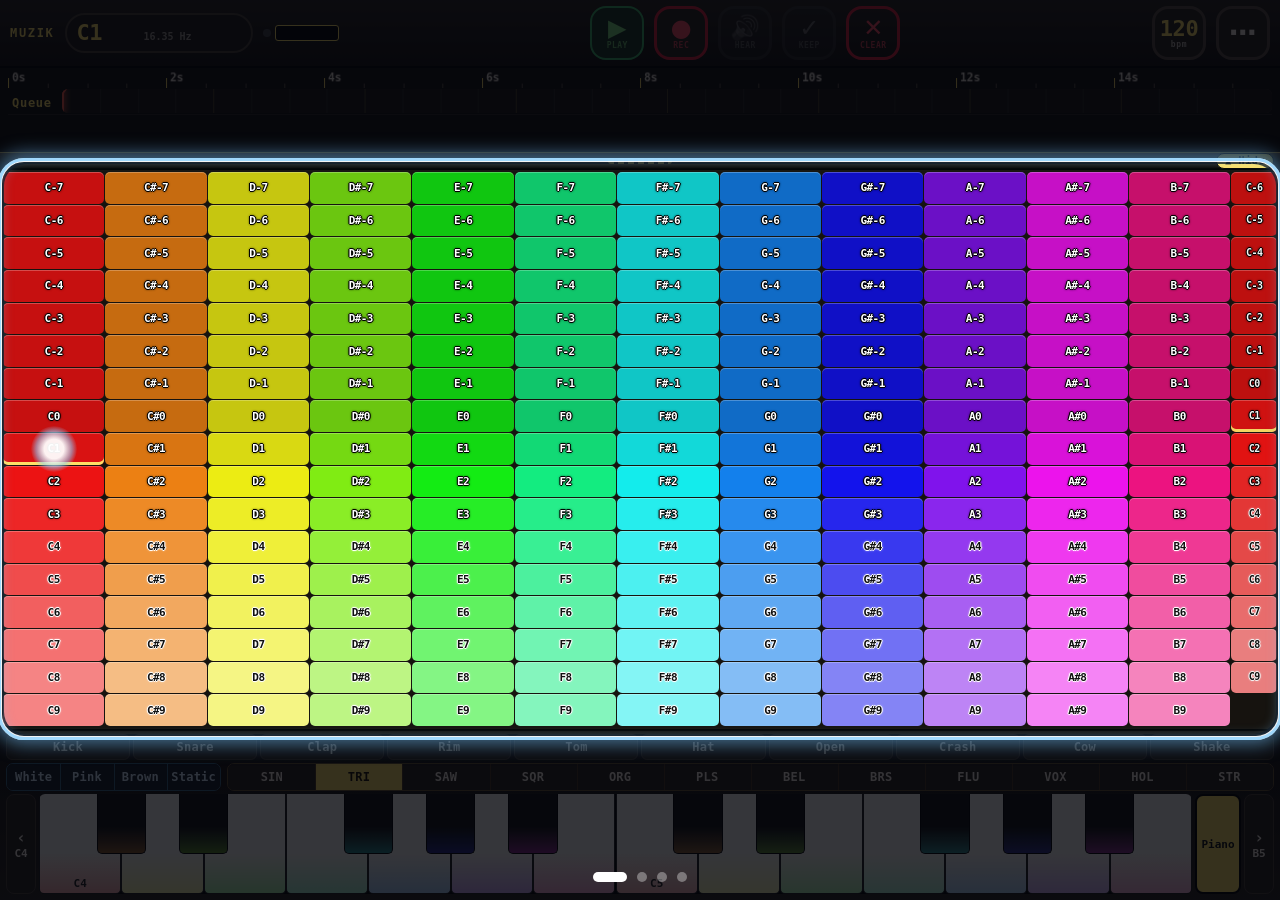
<file: studio.html>
<!DOCTYPE html>
<html lang="en">
<head>
<meta charset="UTF-8"/>
<meta name="viewport" content="width=device-width, initial-scale=1, viewport-fit=cover"/>
<title>MUZIK</title>
<link rel="manifest" href="manifest.webmanifest"/>
<link rel="icon" href="favicon.svg" type="image/svg+xml"/>
<link rel="apple-touch-icon" sizes="180x180" href="apple-touch-icon.png"/>
<meta name="theme-color" content="#16130f"/>
<meta name="mobile-web-app-capable" content="yes"/>
<meta name="apple-mobile-web-app-capable" content="yes"/>
<meta name="apple-mobile-web-app-status-bar-style" content="black-translucent"/>
<meta name="apple-mobile-web-app-title" content="MUZIK"/>
<style>
:root { --text:#fff8e8; --accent:#ffe066; --rec:#ff5a45; }
* { box-sizing:border-box; }
html,body { margin:0; height:100%; width:100%; max-width:100vw; overflow:hidden; color:var(--text);
  font-family:"IBM Plex Mono",ui-monospace,Menlo,monospace; background:#16130f;
  -webkit-user-select:none; user-select:none; -webkit-touch-callout:none; -webkit-tap-highlight-color:transparent; }
button, a, .pad, .cell, span, label, button * {
  -webkit-user-select:none !important; user-select:none !important;
  -webkit-touch-callout:none !important; -webkit-user-drag:none;
}
button span, .cell .nm { pointer-events:none; }
.noises button, .drums button, .tones button, .cell, .mash { touch-action:none; }
.pad, .bar button { touch-action:manipulation; }
input, textarea { -webkit-user-select:text; user-select:text; -webkit-touch-callout:default; }
body { display:grid; grid-template-rows:auto var(--tlh, minmax(96px,1.05fr)) 18px minmax(110px,1.45fr) auto; grid-template-areas:"hud" "desk" "seam" "keys" "controls"; height:100dvh; width:100%; padding:env(safe-area-inset-top, 0px) 0 0; }
header {
  grid-area:controls; position:relative; display:flex; flex-direction:column;
  padding:4px 6px max(10px, env(safe-area-inset-bottom, 0px));
  background:linear-gradient(#14110e,#2c261e);
  border-top:2px solid #000; min-width:0;
}
.hud { grid-area:hud; position:relative; z-index:30; display:flex; align-items:center; gap:6px; min-height:40px; padding:4px 6px; background:#14110e; border-bottom:1px solid #000; min-width:0; }
.hud .word { font-weight:900; letter-spacing:.12em; text-transform:uppercase; color:#ffe066; font-size:11px; flex:none; }
.hud .menu-wrap { position:static; flex:0 0 auto; }
.hud .menu-wrap .pad { width:auto; min-height:36px; min-width:52px; padding:0 8px; }
.hud #bpmTap { border:1px solid #6a5a30; border-radius:8px; background:#2a241c; min-height:36px; min-width:52px; }
.bar { display:flex; align-items:stretch; gap:4px; width:100%; min-width:0; flex-wrap:nowrap; padding:0; }
.bar .pad, .bar .menu-wrap { flex:1 1 0; min-width:0; }
.bar .pad { min-height:48px; }
.menu-wrap .pad { width:100%; min-height:36px; }
button,select,input[type="number"] {
  font:700 12px/1 "IBM Plex Mono",ui-monospace,Menlo,monospace; color:#f4ecdf;
  background:#2a241c; border:1px solid #4a4036; border-radius:8px; padding:0 8px; cursor:pointer;
  min-height:36px; min-width:0; box-shadow:none;
}
button:active, .pad:active { background:#3a3228; }
.pad { display:flex; flex-direction:column; align-items:center; justify-content:center; gap:1px; width:100%; }
.pad .ic { font-size:13px; line-height:1; }
.pad .lb { font-size:10px; text-transform:uppercase; line-height:1; letter-spacing:.04em; opacity:.85; }
.p-play { color:#d7f5c8; border-color:#3d7a4e; }
.p-live { color:#ffc2b8; border-color:#8a4034; }
.p-hear { color:#d5e6ff; border-color:#3a5878; }
.p-mic.hot, .p-live.hot { border-color:#ff5a45; color:#ff5a45; }
.p-clr { color:#ffd0c8; border-color:#8a4034; }
.big-clear { min-width:52px; position:relative; overflow:hidden; }
.big-clear .charge { position:absolute; left:0; top:0; bottom:0; height:100%; width:0; background:#ffe066; pointer-events:none; z-index:0; }
.big-clear .ic, .big-clear .lb { position:relative; z-index:1; }
.tones { display:grid; grid-template-columns:repeat(4,minmax(0,1fr)); gap:3px; width:100%; padding:0; }
.tones button { min-height:28px; max-height:none; font-size:10px; text-transform:uppercase; background:#241c12; color:#f4ecdf; border:1px solid #6a5430; border-radius:6px; padding:0; white-space:nowrap; }
.tones button.on { background:#ffe066; color:#1a1204; border-color:#ffe066; }
.waves { padding-top:2px; border-top:1px solid #3a3228; }
.take { display:flex; flex:2.7 1 0; min-width:0; border:1px solid #6a5a40; border-radius:10px; overflow:hidden; background:#16130f; }
.take .pad { border:0; border-radius:0; background:transparent; min-height:48px; }
.take .pad + .pad { box-shadow:inset 1px 0 0 #3a3228; }
.take .lb { opacity:1; font-size:11px; letter-spacing:.02em; }
.take .what { font-size:10px; font-weight:700; color:#f4ecdf; max-width:100%; overflow:hidden; text-overflow:ellipsis; white-space:nowrap; opacity:.8; }
.take .is-wait { opacity:.45; }
#rec.hot { background:#3a1814; }
#previewTake:not(.is-wait) { background:#1a2838; }
#captureLast.ready { background:#3a3018; }
.bar .big-clear { flex:0 0 68px; min-height:48px; }
.mash { display:grid; grid-template-columns:1.4fr 1fr; gap:6px; padding:4px 0 6px; touch-action:none; align-items:stretch; }
.pad-group { display:flex; flex-direction:column; gap:0; min-width:0; }
.side { display:flex; flex-direction:column; gap:4px; min-width:0; }
.pad-label { display:none; }
.waves { padding-top:4px; border-top:1px solid #3a3228; }
.pad-grid { display:grid; grid-template-columns:repeat(5,minmax(0,1fr)); gap:4px; }
.noise-grid { grid-template-columns:repeat(2,minmax(0,1fr)); }
.mash button { min-height:36px; max-height:none; font-size:11px; font-weight:800; padding:0 2px; border:1px solid #4a4036; border-radius:8px; background:#2a241c; color:#f4ecdf; box-shadow:none; display:flex; align-items:center; justify-content:center; touch-action:none; white-space:nowrap; }
.mash button svg { display:none; }
.mash button span { font-size:10px; line-height:1; pointer-events:none; }
.mash button.hot { border-color:#ffe066; color:#ffe066; background:#3a3018; }
.mash button.picked, .tones button.picked { box-shadow:inset 0 0 0 2px #fff; filter:brightness(1.35); z-index:1; }
.mash [data-noise] { background:#162028; border:1px solid #3a6888; color:#d7ecff; }
input[type="range"] { -webkit-appearance:none; appearance:none; width:100%; height:4px; min-height:0; padding:0; border:0; border-radius:99px; background:#4a4036; accent-color:#ffe066; }
#waveType, [hidden] { display:none !important; }
#pullHint { position:fixed; top:0; left:0; right:0; height:0; overflow:hidden; z-index:90; background:#ffe066; color:#111; font:800 15px/48px inherit; text-align:center; }
#pullHint.on { height:48px; }
#pullHint i { display:block; height:4px; background:#111; width:var(--p, 0%); margin:0 auto; }
.menu-wrap { position:relative; flex:1 1 0; min-width:0; }
.menu-scrim {
  position:fixed; inset:0; z-index:80; background:rgba(0,0,0,.55);
  opacity:0; pointer-events:none; transition:opacity .22s ease;
}
.menu-scrim.open { opacity:1; pointer-events:auto; }
.menu {
  display:none; position:fixed; z-index:81; box-sizing:border-box;
  background:#1c1814; border:2px solid #5a4e40; color:#f4ecdf;
  flex-direction:column; gap:0; max-height:85vh; overflow:hidden;
  box-shadow:0 18px 50px rgba(0,0,0,.55);
}
.menu.open { display:flex; }
.menu-head {
  display:flex; align-items:center; justify-content:space-between;
  gap:10px; padding:12px 14px 8px; border-bottom:1px solid #3a3228; flex:none;
}
.menu-head b { font-size:18px; font-weight:900; letter-spacing:.08em; text-transform:uppercase; color:#ffe066; }
.menu-x {
  width:48px; height:48px; min-height:48px; border:3px solid #5a4e40; border-radius:16px;
  background:#2a241c; color:#fff; font:900 22px/1 system-ui; padding:0;
}
.menu-x:hover { filter:brightness(1.15); }
.menu-body { padding:12px 14px 16px; overflow:auto; display:flex; flex-direction:column; gap:14px; min-height:0; }
.menu-group { display:grid; grid-template-columns:repeat(3,minmax(0,1fr)); gap:10px; }
.menu-group + .menu-group { padding-top:12px; border-top:1px solid #3a3228; }
.menu-tile {
  aspect-ratio:1; min-height:72px; max-height:96px; width:100%;
  border:3px solid #5a4e40; border-radius:16px; background:#2a241c;
  display:flex; flex-direction:column; align-items:center; justify-content:center;
  gap:6px; color:#f4ecdf; padding:8px 4px; box-shadow:none;
}
.menu-tile:hover { filter:brightness(1.12); }
.menu-tile.hot, .menu-tile.off { border-color:#ffe066; }
.menu-tile.off { opacity:.55; filter:grayscale(.3); }
.menu-tile .tic { font-size:clamp(28px,7vw,40px); line-height:1; pointer-events:none; }
.menu-tile .tlb { font-size:11px; font-weight:800; letter-spacing:.06em; text-transform:uppercase; pointer-events:none; color:#f4ecdf; }
.menu-sliders { display:flex; flex-direction:column; gap:10px; padding-top:4px; }
.menu label { display:flex; align-items:center; gap:10px; font-size:12px; font-weight:800; color:#f4ecdf; }
.menu label > span { width:56px; flex:none; color:#ffe066; }
.menu label input[type="number"] { width:64px; min-height:36px; }
.menu label #tapBpm { min-height:36px; min-width:52px; padding:0 10px; border:2px solid #5a4e40; border-radius:10px; background:#2a241c; color:#f4ecdf; font-weight:800; }
@media (max-width:700px){
  .menu {
    left:0; right:0; bottom:0; top:auto; width:100%;
    border-radius:22px 22px 0 0; border-bottom:0;
  }
  .menu.open { animation:menuSheetIn .28s cubic-bezier(.2,.8,.2,1); }
  @keyframes menuSheetIn { from{ transform:translateY(104%); } to{ transform:none; } }
  .menu-group { grid-template-columns:repeat(3,minmax(0,1fr)); gap:8px; }
  .menu-tile { min-height:78px; max-height:96px; }
}
@media (min-width:701px){
  .menu {
    left:50%; top:50%; width:min(440px,92vw);
    border-radius:20px; transform:translate(-50%,-50%);
  }
  .menu.open { animation:menuPanelIn .24s cubic-bezier(.2,.8,.2,1); }
  @keyframes menuPanelIn {
    from{ opacity:0; transform:translate(-50%,-46%) scale(.96); }
    to{ opacity:1; transform:translate(-50%,-50%) scale(1); }
  }
  .menu-tile { min-height:84px; max-height:96px; }
}
@media (prefers-reduced-motion:reduce){
  .menu.open { animation:none !important; }
  .menu-scrim { transition:none !important; }
}
#status { font-size:11px; font-weight:800; color:#ffe066; min-width:0; flex:1; overflow:hidden; text-overflow:ellipsis; white-space:nowrap; }
.dot { width:8px; height:8px; border-radius:50%; background:#444; display:inline-block; }
.dot.rec { background:var(--rec); box-shadow:0 0 8px var(--rec); }
.dot.on { background:#3dba6a; box-shadow:0 0 10px #3dba6a; }
.corner-meter { display:flex; align-items:center; gap:4px; flex:none; pointer-events:none; }
#meter { width:64px; height:16px; background:#000; border:1px solid #ffe066; border-radius:3px; }
.keys-row { grid-area:keys; position:relative; padding:2px 3px 3px; min-height:0; overflow:hidden; display:flex; flex-direction:column; }
.keys-row, .spectrum, .cell { touch-action:none; }
.spectrum { display:flex; flex-direction:column; gap:1px; width:100%; height:100%; min-height:0; overflow:hidden; }
.spec-row { display:grid; grid-template-columns:repeat(12,minmax(0,1fr)) minmax(0,.45fr); gap:1px; flex:1 1 0; min-height:0; }
.cell {
  min-width:0; width:100%; height:100%; overflow:hidden; position:relative; z-index:0;
  font-size:0; color:transparent; cursor:pointer; padding:0;
  border:0; border-radius:5px;
  background-image:linear-gradient(180deg, rgba(255,255,255,.22), transparent 38%, rgba(0,0,0,.2));
  box-shadow:inset 0 1px 0 rgba(255,255,255,.25);
}
.cell.home-c0 { box-shadow:inset 0 -3px 0 #ffe066, inset 0 1px 0 rgba(255,255,255,.25); }
.cell, .cell:hover, .cell:focus, .cell:active, .cell.last, .cell.down { min-height:0; max-height:100%; transform:none !important; margin:0; }
.cell:focus, .cell:focus-visible { outline:none; }
.cell:hover { filter:brightness(1.15); }
.cell.last, .cell.down { filter:brightness(1.35) saturate(1.1); box-shadow:inset 0 0 0 3px #fff, inset 0 0 0 5px rgba(0,0,0,.75), inset 0 0 10px 4px rgba(255,255,255,.55); z-index:0; }
.cell .nm {
  position:absolute; inset:0; display:grid; place-items:center;
  font-size:clamp(6px, 1.65vw, 11px); font-weight:900; line-height:1;
  white-space:nowrap; letter-spacing:-0.05em; pointer-events:none;
  overflow:hidden; padding:0 1px; box-sizing:border-box;
}
.cell.nm-light .nm { color:#fff; text-shadow:0 0 2px #000, 0 1px 0 #000, 0 -1px 0 #000, 1px 0 0 #000, -1px 0 0 #000, 0 0 3px #000; }
.cell.nm-dark .nm { color:#111; text-shadow:0 0 2px #fff, 0 1px 0 #fff, 0 -1px 0 #fff, 1px 0 0 #fff, -1px 0 0 #fff, 0 0 3px #fff; }
.cell.octave .nm { font-weight:900; }
.cell.mini-c { border-style:dashed; border-width:0; opacity:.95; }
.cell.mini-c .nm { font-size:clamp(5px, 1.35vw, 10px); }
.cell.mini-off { visibility:hidden; pointer-events:none; }
@media (max-width:480px){
  .cell .nm { font-size:clamp(5px, 2.4vw, 9px); }
  .cell.mini-c .nm { font-size:clamp(4px, 2vw, 8px); }
}
.seam { grid-area:seam; background:linear-gradient(#5a5044,#2a241c 45%,#000); box-shadow:inset 0 1px 0 #ffe066aa, inset 0 -2px 0 #000; touch-action:none; position:relative; display:flex; align-items:center; justify-content:center; z-index:31; }
.seam .grip { flex:none; width:64px; height:6px; border-radius:3px; background:repeating-linear-gradient(90deg,#ffe066 0 6px,transparent 6px 10px); opacity:.85; pointer-events:none; }
.seam:hover .grip, .seam.dragging .grip { opacity:1; box-shadow:0 0 6px #ffe066; }
.seam .tl-toggle { position:absolute; min-height:0 !important; max-height:16px; box-sizing:border-box; right:6px; top:50%; transform:translateY(-50%); height:16px; min-width:56px; padding:0 8px; font:800 10px/14px monospace; letter-spacing:.06em; color:#111; background:#ffe066; border:1px solid #000; border-radius:8px; }
body.tl-collapsed .desk { overflow:hidden; }
#tracer { position:fixed; inset:0; width:100vw; height:100vh; pointer-events:none; z-index:2147483646; }
.desk { grid-area:desk; min-height:0; min-width:0; overflow-x:hidden; overflow-y:auto; background:#12100c; padding:0 8px 6px; touch-action:pan-y; }
.card { border-bottom:1px solid #2a261f; width:100%; max-width:100%; min-width:0; overflow:hidden; }
.head { height:auto; min-height:34px; padding:4px; display:grid; grid-template-columns:minmax(0,1fr) auto auto; gap:4px; align-items:center; background:#201c16; width:100%; min-width:0; }
.head input[type="text"] { grid-column:1; width:100%; min-width:0; background:transparent; border:0; color:#fff; font-size:14px; font-weight:800; overflow:hidden; text-overflow:ellipsis; }
.head .meta { grid-column:1 / -1; font-size:13px; letter-spacing:.06em; font-weight:800; color:#ffe066; }
.head [data-edit], .head [data-done] { grid-column:2; min-width:48px; min-height:28px; padding:0 8px; font-size:11px; }
.head .kill { grid-column:3; margin:0; min-width:36px; min-height:28px; font-size:18px; font-weight:900; padding:0; }
.head .btns { grid-column:1 / -1; display:flex; align-items:center; gap:4px; min-width:0; flex-wrap:wrap; }
.head .btns button { min-width:28px; min-height:26px; font-size:11px; padding:0 6px; }
.head .vol { flex:1 1 70px; width:auto; min-width:0; height:22px; accent-color:#ffe066; padding:0; }
.head .btns button.on, .head [data-done] { background:#ffe066; color:#111; border-color:#ffe066; }
.lane-fit { position:relative; height:46px; width:100%; overflow:hidden; background:#1b1812; border-radius:6px; box-shadow:inset 0 0 0 1px #3a3228; }
.ruler-fit { height:20px; background:#12100c; }
.ruler-fit, .lane-fit canvas, .clip canvas { display:block; width:100%; max-width:100%; min-width:0; }
.ph { position:absolute; top:0; bottom:0; width:3px; margin-left:-1px; background:var(--rec); box-shadow:0 0 6px 1px rgba(255,90,69,.8); z-index:4; pointer-events:none; }
.ph::before { content:""; position:absolute; top:0; left:-4px; border:5.5px solid transparent; border-top:7px solid var(--rec); }
.clip { position:absolute; height:28px; border:2px solid #ffe066; border-radius:6px; background:#3a3018; overflow:hidden; cursor:grab; font-size:11px; font-weight:800; }
.clip.ghost { opacity:.35; pointer-events:none; border-style:dashed; }
.clip .lab { position:absolute; left:8px; top:2px; pointer-events:none; z-index:1; text-shadow:0 1px 2px #000; }
.card.editing { box-shadow:inset 0 0 0 2px #ffe066; }
.card.editing .lane-fit { height:128px; }
.card.editing .clip { top:8px; height:112px; touch-action:none; }
.handle { display:none; }
.card.editing .handle {
  display:flex; align-items:center; justify-content:center;
  position:absolute; top:0; bottom:0; width:36px; z-index:3;
  background:#ffe066; color:#1a1204; font-size:18px; font-weight:900; touch-action:none;
}
.card.editing .handle.l { left:0; border-radius:4px 0 0 4px; }
.card.editing .handle.r { right:0; border-radius:0 4px 4px 0; }
.clip.ghost .handle { display:none !important; }
.readouts { display:flex; align-items:center; flex:none; min-width:0; }
.readouts b { display:block; font-size:15px; font-weight:900; color:#ffe066; line-height:1; }
.readouts small { display:block; margin-top:2px; font-size:10px; font-weight:800; color:#f4ecdf; letter-spacing:.03em; }
#noteHud { min-width:0; padding:0 6px 0 2px; }
#bpmTap {
  background:transparent; border:0; border-left:1px solid #4a4036; border-radius:0;
  min-height:36px; min-width:52px; padding:0 8px;
  display:flex; flex-direction:column; align-items:flex-start; justify-content:center;
}
.head.pend .meta { color:#ffe066; }
/* big stylus-dot cursor everywhere (poor-eyesight friendly); context cursors below override it */
html, body, *, *::before, *::after { cursor:url("data:image/svg+xml;utf8,<svg xmlns='http://www.w3.org/2000/svg' width='32' height='32' viewBox='0 0 32 32'><circle cx='16' cy='16' r='13' fill='%23ffe066' stroke='%23000' stroke-width='3'/><circle cx='16' cy='16' r='14.5' fill='none' stroke='%23fff' stroke-width='1.2'/><circle cx='16' cy='16' r='2.5' fill='%23000'/></svg>") 16 16, crosshair !important; }
/* context cursors: same yellow/black style, higher specificity so they beat the global !important */
html body .seam, html body .seam *:not(.tl-toggle) { cursor:url("data:image/svg+xml;utf8,<svg xmlns='http://www.w3.org/2000/svg' width='36' height='36' viewBox='0 0 36 36'><path d='M18 2 L28 13 H22 V23 H28 L18 34 L8 23 H14 V13 H8 Z' fill='%23ffe066' stroke='%23000' stroke-width='3' stroke-linejoin='round'/></svg>") 18 18, row-resize !important; }
html body .seam.dragging, html body .seam.dragging * { cursor:url("data:image/svg+xml;utf8,<svg xmlns='http://www.w3.org/2000/svg' width='36' height='36' viewBox='0 0 36 36'><path d='M8 16 c0-3 5-3 5 0 c0-3 5-3 5 0 c0-3 5-3 5 0 c0-3 5-3 5 0 V24 c0 6 -4 10 -10 10 h-2 c-5 0 -8 -4 -8 -9 Z' fill='%23ffe066' stroke='%23000' stroke-width='3' stroke-linejoin='round'/><path d='M13 16 V21 M18 16 V21 M23 16 V21' stroke='%23000' stroke-width='2'/></svg>") 18 20, grabbing !important; }
html body .card.editing .clip, html body .card.editing .clip * { cursor:url("data:image/svg+xml;utf8,<svg xmlns='http://www.w3.org/2000/svg' width='36' height='36' viewBox='0 0 36 36'><path d='M10 20 V11 a2.5 2.5 0 0 1 5 0 V18 V7 a2.5 2.5 0 0 1 5 0 V18 V8 a2.5 2.5 0 0 1 5 0 V19 V12 a2.5 2.5 0 0 1 5 0 V23 c0 7 -4 11 -10 11 h-2 c-4 0 -7 -2 -9 -6 l-4 -8 a2.5 2.5 0 0 1 4 -2.5 Z' fill='%23ffe066' stroke='%23000' stroke-width='3' stroke-linejoin='round'/></svg>") 18 18, grab !important; }
html body .card.editing .clip .handle, html body .card.editing .clip .handle * { cursor:url("data:image/svg+xml;utf8,<svg xmlns='http://www.w3.org/2000/svg' width='36' height='36' viewBox='0 0 36 36'><path d='M2 18 L13 8 V14 H23 V8 L34 18 L23 28 V22 H13 V28 Z' fill='%23ffe066' stroke='%23000' stroke-width='3' stroke-linejoin='round'/></svg>") 18 18, ew-resize !important; }
html body.clip-dragging, html body.clip-dragging * { cursor:url("data:image/svg+xml;utf8,<svg xmlns='http://www.w3.org/2000/svg' width='36' height='36' viewBox='0 0 36 36'><path d='M8 16 c0-3 5-3 5 0 c0-3 5-3 5 0 c0-3 5-3 5 0 c0-3 5-3 5 0 V24 c0 6 -4 10 -10 10 h-2 c-5 0 -8 -4 -8 -9 Z' fill='%23ffe066' stroke='%23000' stroke-width='3' stroke-linejoin='round'/><path d='M13 16 V21 M18 16 V21 M23 16 V21' stroke='%23000' stroke-width='2'/></svg>") 18 20, grabbing !important; }
html body.clip-trimming, html body.clip-trimming * { cursor:url("data:image/svg+xml;utf8,<svg xmlns='http://www.w3.org/2000/svg' width='36' height='36' viewBox='0 0 36 36'><path d='M2 18 L13 8 V14 H23 V8 L34 18 L23 28 V22 H13 V28 Z' fill='%23ffe066' stroke='%23000' stroke-width='3' stroke-linejoin='round'/></svg>") 18 18, ew-resize !important; }
html body .card:not(.editing):not(.pending) .lane-fit, html body .card:not(.editing):not(.pending) .lane-fit * { cursor:url("data:image/svg+xml;utf8,<svg xmlns='http://www.w3.org/2000/svg' width='36' height='36' viewBox='0 0 36 36'><path d='M13 4 a3 3 0 0 1 6 0 V15 c1-2 6-2 6 1 c1-2 6-1 6 2 V25 c0 6-4 9-9 9 h-3 c-4 0-6-2-8-5 l-6-8 a3 3 0 0 1 5-3 l3 3 Z' fill='%23ffe066' stroke='%23000' stroke-width='3' stroke-linejoin='round'/></svg>") 16 2, pointer !important; }
html body input[type=text], html body input:not([type]), html body input[type=search], html body input[type=number], html body textarea { cursor:url("data:image/svg+xml;utf8,<svg xmlns='http://www.w3.org/2000/svg' width='36' height='36' viewBox='0 0 36 36'><path d='M11 3 H25 V8 H21 V28 H25 V33 H11 V28 H15 V8 H11 Z' fill='%23ffe066' stroke='%23000' stroke-width='3' stroke-linejoin='round'/></svg>") 18 18, text !important; }


/* compact controls + piano */
header { padding:3px 6px max(6px, env(safe-area-inset-bottom, 0px)); gap:3px; }
.mash { display:flex; flex-direction:column; gap:3px; padding:0; }
.mash .side { display:flex; flex-direction:row; gap:6px; align-items:center; min-width:0; }
.mash .pad-group { flex:0 1 auto; min-width:0; }
.mash .drums .pad-grid { display:grid; grid-template-columns:repeat(10,minmax(0,1fr)); gap:3px; }
.mash .noise-grid { display:flex; gap:0; border:1px solid #3a6888; border-radius:7px; overflow:hidden; }
.mash .waves { flex:1 1 auto; padding:0; border:0; }
.mash button { min-height:26px; height:26px; border-radius:6px; font-size:12px; }
.mash button span, .tones button span { font-size:12px; font-weight:800; letter-spacing:.02em; }
.mash .noise-grid button { flex:1 1 0; border:0; border-radius:0; padding:0 8px; }
.mash .noise-grid button + button { box-shadow:inset 1px 0 0 #3a6888; }
.tones { display:flex; gap:0; border:1px solid #6a5430; border-radius:7px; overflow:hidden; }
.tones button { flex:1 1 0; min-width:0; min-height:26px; height:26px; border:0; border-radius:0; font-size:12px; }
.tones button + button { box-shadow:inset 1px 0 0 #4a3a22; }
.tones button.picked { box-shadow:inset 0 0 0 2px #fff; }
.mash button.picked { box-shadow:inset 0 0 0 2px #fff; filter:brightness(1.35); }
.bar .pad, .take .pad { min-height:34px; height:34px; flex-direction:row; gap:5px; }
.bar .big-clear { min-height:34px; height:34px; flex:0 0 64px; }
.pad .lb { font-size:11px; opacity:1; }
.pad .what { font-size:11px; }
.piano-wrap { display:flex; gap:3px; align-items:stretch; height:clamp(64px,13vh,100px); min-width:0; }
.piano-wrap .oct { flex:0 0 30px; width:30px; min-height:0; padding:0; font-size:16px; font-weight:900; display:flex; flex-direction:column; align-items:center; justify-content:center; gap:2px; }
.piano-wrap .pmode { flex:0 0 46px; width:46px; font-size:11px; writing-mode:horizontal-tb; background:#ffe066; color:#111; border:2px solid #000; }
.piano-wrap .pmode.voice { background:#2a241c; color:#ffe066; border-color:#ffe066; }
.piano-wrap .oct small { font-size:11px; font-weight:700; }
#piano { position:relative; flex:1 1 auto; min-width:0; touch-action:none; background:#000; border-radius:6px; overflow:hidden; contain:layout paint; }
#piano .pk { position:absolute; top:0; padding:0; margin:0; border-radius:0 0 5px 5px; transform:none !important; touch-action:none; box-sizing:border-box; display:flex; align-items:flex-end; justify-content:center; }
#piano .pk.w { height:100%; border:1px solid #222; border-top:0; z-index:1; color:#222; }
#piano .pk.b { height:60%; border:1px solid #000; border-top:0; z-index:2; color:#eee; }
#piano .pk span { font-size:11px; font-weight:800; line-height:1; padding-bottom:4px; pointer-events:none; }
#piano .pk.b span { font-size:10px; }
#piano .pk.down { box-shadow:inset 0 0 0 3px #ffe066, inset 0 -10px 14px rgba(255,224,102,.75); filter:brightness(.9); }
#piano .pk.b.down { filter:brightness(1.6); }
@media (max-width:640px){
  .mash .side { flex-wrap:wrap; }
  .mash .noises, .mash .waves { flex:1 1 100%; }
  .mash .drums .pad-grid { grid-template-columns:repeat(5,minmax(0,1fr)); }
  .tones button span, .mash button span { font-size:11px; }
  .piano-wrap { height:clamp(80px,12vh,110px); }
}
/* ---- top bar: transport + info (big, obvious state) ---- */
.hud { flex-wrap:nowrap; gap:6px; min-height:52px; padding:5px 6px; border-bottom:2px solid #000; background:linear-gradient(#2c261e,#14110e); }
.hud .word { font-size:13px; }
.hud .bar { flex:1 1 auto; width:auto; gap:5px; min-width:0; }
.hud .bar .pad, .hud .take .pad { height:42px; min-height:42px; flex-direction:row; gap:6px; padding:0 8px; }
.hud .pad .ic { font-size:18px; }
.hud .pad .lb { font-size:14px; font-weight:900; letter-spacing:.04em; }
.hud .pad .what { font-size:13px; opacity:.9; }
.hud .take { flex:3 1 0; border-width:2px; }
.hud .bar #play { flex:0 0 88px; background:#1d3a24; border:2px solid #3dba6a; color:#d7f5c8; }
.hud .bar #play.p-stop { background:#3dba6a; color:#0c1a10; border-color:#bff5cc; }
#rec.hot { background:#d42a18 !important; color:#fff !important; animation:recpulse 1s ease-in-out infinite; }
@keyframes recpulse { 0%,100% { box-shadow:inset 0 0 0 3px #fff, 0 0 0 0 rgba(255,90,69,.9); } 50% { box-shadow:inset 0 0 0 3px #ffb0a6, 0 0 14px 4px rgba(255,90,69,.9); } }
#previewTake.is-wait { opacity:.38; filter:grayscale(1); cursor:not-allowed; }
#previewTake:not(.is-wait) { background:#2a5a90; color:#fff; box-shadow:inset 0 0 0 2px #9cc8ff; }
#captureLast.ready { background:#ffe066; color:#1a1204; box-shadow:inset 0 0 0 2px #fff; }
#captureLast.ready .what { color:#1a1204; opacity:1; }
#captureLast:not(.ready) { opacity:.55; }
.hud .bar .big-clear { flex:0 0 84px; height:42px; min-height:42px; background:#5a1810; border:2px solid #ff5a45; color:#ffd8d0; }
.hud .big-clear.arming { color:#111; }
.hud #status { flex:0 1 120px; max-width:120px; font-size:13px; padding:3px 6px; border:1px solid #4a4036; border-radius:6px; background:#0c0a08; }
.hud #status:empty { display:none; }
.card.pending.slim { display:flex; align-items:center; gap:6px; padding:1px 0; }
.card.pending.slim .head.pend { min-height:0; padding:0 4px; background:transparent; width:auto; flex:none; display:block; }
.card.pending.slim .head .meta { font-size:12px; }
.card.pending.slim .lane-fit { height:24px; flex:1 1 auto; }
@media (max-width:1100px){ .hud .corner-meter #meter { display:none; } .hud .bar .big-clear { flex-basis:76px; } }
@media (max-width:900px){
  .hud { flex-wrap:wrap; row-gap:4px; }
  .hud .bar { order:10; flex:1 1 100%; }
  .hud #status { flex:1 1 60px; max-width:none; }
  .hud .take .pad { padding:0 4px; gap:4px; }
}
@media (max-width:480px){
  .hud .bar #play { flex:0 0 72px; }
  .hud .bar .big-clear { flex:0 0 60px; flex-direction:column; gap:2px; }
  .hud .bar #play { flex-direction:column; gap:2px; }
  .hud .take .pad .lb { font-size:13px; }
  .hud .take .pad { flex-direction:column; gap:1px; height:48px; min-height:48px; }
  .hud .bar .pad, .hud .bar .big-clear { height:48px; min-height:48px; }
  .hud .take .pad .ic { display:none; }
  #meter { width:44px; }
}

/* piano follows grid */
#piano{overflow:hidden}
.octFlash{animation:octF .8s}
@keyframes octF{0%,40%{color:#111;background:#ffe066;border-radius:4px;transform:scale(1.5)}}
/* friendly transport */
.hud .pad .what{display:none!important}
.pad .badge{position:absolute;top:3px;right:3px;min-width:30px;height:30px;border-radius:15px;background:#ff3b6b;color:#fff;font:900 17px/30px system-ui;padding:0 6px;box-shadow:0 2px 6px #0007}
#captureLast{position:relative}
.hud .pad .ic{font-size:30px}
.take{position:relative}
.take.idle #previewTake,.take.idle #captureLast{display:none}
@keyframes thBounce{50%{transform:translateY(-6px)}}
.take.popin #previewTake,.take.popin #captureLast{animation:popIn .45s cubic-bezier(.3,1.8,.5,1)}
@keyframes popIn{0%{transform:scale(.3);opacity:0}100%{transform:scale(1);opacity:1}}
#rec.hot{background:#e0203a!important;animation:recPulse 1s ease-in-out infinite}
@keyframes recPulse{50%{box-shadow:0 0 0 10px #e0203a55}}
#clrOv{position:fixed;inset:0;z-index:9999;pointer-events:none;--p:0}
#clrOv .wave{position:absolute;inset:0;background:radial-gradient(circle at var(--x) var(--y),#ff2a3dd0 0,#ff2a3d99 calc(var(--p)*150vmax),transparent calc(var(--p)*150vmax + 2px))}
#clrOv .mid{position:absolute;left:50%;top:50%;width:min(60vmin,320px);height:min(60vmin,320px);transform:translate(-50%,-50%)}
#clrOv svg{position:absolute;inset:0;transform:rotate(-90deg)}
#clrOv circle{fill:none;stroke-width:10}#clrOv .bg{stroke:#ffffff40}#clrOv .fg{stroke:#fff;stroke-linecap:round;stroke-dasharray:326.7;stroke-dashoffset:326.7}
#clrOv .can{position:absolute;inset:0;display:grid;place-items:center;font-size:min(26vmin,140px);transform:scale(calc(.8 + var(--p)*.3))}
#clrOv .num{position:absolute;left:0;right:0;bottom:-18%;text-align:center;font:900 min(16vmin,90px) system-ui;color:#fff;text-shadow:0 3px 10px #000a}
#clrOv.cancel{transition:transform .25s,opacity .25s;transform:scale(.2);opacity:0}
#clrOv.done{animation:clrFlash .7s forwards}
@keyframes clrFlash{0%{background:#fff}100%{background:#fff0;opacity:0}}
#clrHint{position:fixed;left:50%;top:50%;transform:translate(-50%,-50%);z-index:9999;pointer-events:none;display:flex;flex-direction:column;align-items:center;font:900 min(20vmin,110px) system-ui;color:#fff;text-shadow:0 4px 14px #000;animation:hintPulse .6s ease-in-out 3}
#clrHint .hd{font-size:min(28vmin,150px);animation:thBounce .6s infinite}
@keyframes hintPulse{50%{transform:translate(-50%,-50%) scale(1.12)}}
@media (prefers-reduced-motion:reduce){#clrHint,#clrHint .hd{animation:none!important}}
/* clean top bar */
html body .hud{display:flex;flex-wrap:nowrap;align-items:center;gap:10px;min-height:68px;padding:6px 10px;--bt:54px;--rad:16px}
html body .hud .word{font-size:12px;letter-spacing:.14em;flex:none}
html body .hud .readouts{flex:none}
html body .hud #noteHud{display:flex;align-items:baseline;justify-content:flex-start;gap:6px;box-sizing:border-box;width:11.75rem;min-width:11.75rem;max-width:11.75rem;height:40px;padding:0 10px;border:2px solid #4a4036;border-radius:20px;background:#1e1a14;overflow:hidden;font-variant-numeric:tabular-nums}
html body .hud #noteHud b{font-size:22px;line-height:36px;font-family:ui-monospace,SFMono-Regular,Menlo,Consolas,monospace;font-variant-numeric:tabular-nums;font-weight:900;min-width:4.6ch;flex:none;letter-spacing:-.02em}
html body .hud #noteHud small{font-size:10px;opacity:.6;margin:0;font-family:ui-monospace,SFMono-Regular,Menlo,Consolas,monospace;font-variant-numeric:tabular-nums;white-space:nowrap;flex:none;letter-spacing:0}
html body .hud .corner-meter{flex:none}
html body .hud .bar{flex:1 1 auto;display:flex;justify-content:center;align-items:center;gap:10px;width:auto;min-width:0}
html body .hud .take{display:contents}
html body .hud .bar .pad,html body .hud .take .pad,html body .hud .bar .big-clear{flex:0 0 var(--bt);width:var(--bt);height:var(--bt);min-height:var(--bt);min-width:0;padding:0;border:3px solid #5a4e40;border-radius:var(--rad);background:#2a241c;box-shadow:none;flex-direction:column;gap:2px;color:#f4ecdf;position:relative;transition:opacity .25s,filter .25s,transform .2s}
html body .hud .pad .ic{display:block!important;font-size:24px;line-height:1}
html body .hud .bar .pad .lb{font-size:8px;font-weight:800;letter-spacing:.06em;opacity:.75}
html body .hud .bar #play.p-stop{background:#3dba6a;border-color:#bff5cc;color:#0c1a10}
html body .hud #rec{border-color:#e0203a;color:#ff4a5e}
html body .hud #rec.hot{background:#e0203a!important;color:#fff;border-color:#ffb0b8}
html body .hud #previewTake.is-wait,html body .hud .take.idle #captureLast{opacity:.35;filter:grayscale(1);display:flex}
html body .hud #previewTake:not(.is-wait){background:#2a5a90;border-color:#9cc8ff;color:#fff}
html body .hud #captureLast.ready{background:#2f7a3c;border-color:#bff5cc;color:#fff}
html body .hud .take.idle #previewTake,html body .hud .take.idle #captureLast{display:flex}
html body .hud .bar .big-clear{background:transparent;border-color:#e0203a;color:#ff4a5e}
html body .hud .pad .badge{top:-8px;right:-8px;min-width:24px;height:24px;border-radius:12px;font:900 13px/24px system-ui;padding:0 5px}
html body .hud .bar{position:relative}
html body .hud #status{display:none}
html body .hud #bpmTap{flex:0 0 var(--bt);width:var(--bt);height:var(--bt);min-height:var(--bt);min-width:0;padding:0;border:3px solid #5a4e40;border-radius:var(--rad);background:#2a241c;box-shadow:none;display:flex;flex-direction:column;align-items:center;justify-content:center;gap:1px;color:#f4ecdf}
html body .hud #bpmTap b{font-size:22px;font-weight:900;line-height:1;color:#ffe066;letter-spacing:-.02em}
html body .hud #bpmTap small{font-size:8px;font-weight:800;letter-spacing:.08em;opacity:.7;margin:0;text-transform:lowercase}
html body .hud .menu-wrap{flex:none}
html body .hud .menu-wrap #setupBtn{flex:0 0 var(--bt);width:var(--bt);height:var(--bt);min-height:var(--bt);min-width:0;padding:0;border:3px solid #5a4e40;border-radius:var(--rad);background:#2a241c;box-shadow:none;flex-direction:column;gap:2px;color:#f4ecdf}
html body .hud #setupBtn .ic{display:block!important;font-size:28px;line-height:1;font-weight:900}
html body .hud #setupBtn .lb{display:none}
html body .hud .word{order:1}html body .hud .readouts{order:2}html body .hud .corner-meter{order:3}html body .hud .bar{order:4}html body .hud #status{order:5}html body .hud #bpmTap{order:6}html body .hud .menu-wrap{order:7}
html body .hud .bar #play{flex:0 0 var(--bt);border-color:#3dba6a;color:#7ee07e;background:#1d3a24;flex-direction:column}
html body .hud .pad .ic{font-family:system-ui,sans-serif;font-weight:900}
html body .hud .bar .big-clear.pulse{animation:clrPulse .35s ease-out}
@keyframes clrPulse{0%{transform:scale(1);filter:brightness(1)}40%{transform:scale(1.14);filter:brightness(1.55)}100%{transform:scale(1);filter:brightness(1)}}
.card.pending.qflash .lane-fit{overflow:hidden}
.card.pending.qflash .lane-fit::after{content:"";position:absolute;inset:0;pointer-events:none;z-index:6;background:linear-gradient(90deg,transparent 0%,#ffe06688 35%,#fff9 50%,#ffe06666 65%,transparent 100%);animation:qWhoosh .38s ease-out forwards}
@keyframes qWhoosh{0%{transform:translateX(-110%);opacity:.95}100%{transform:translateX(110%);opacity:0}}
html body .hud .pad .badge{top:-7px;right:-7px;left:auto;min-width:20px;height:20px;padding:0 4px;border-radius:10px;font:900 12px/16px system-ui;border:2px solid #14110e;box-sizing:border-box;letter-spacing:-.02em;white-space:nowrap;z-index:3}
html body .hud .pad .badge[hidden]{display:none}
@media (max-width:1100px){html body .hud .corner-meter{display:none}}
@media (max-width:900px){html body .hud{gap:6px;padding:6px 8px}html body .hud .bar{gap:7px}html body .hud #noteHud{width:5.1rem;min-width:5.1rem;max-width:5.1rem;justify-content:center;padding:0 6px}html body .hud #noteHud small{display:none}}
@media (max-width:700px){
 html body .hud{flex-wrap:wrap;row-gap:8px;--bt:54px}
 html body .hud .word{order:1}html body .hud .readouts{order:2}
 html body .hud #bpmTap{order:3;margin-left:auto}
 html body .hud .menu-wrap{order:4}
 html body .hud .bar{order:5;flex:1 0 100%;justify-content:space-between;gap:4px}
}

/* audio devices panel */
#devPanel{display:none;position:fixed;inset:0;z-index:90;background:#000;color:#fff;flex-direction:column;overflow:auto;padding:12px;box-sizing:border-box;gap:12px}
#devPanel.open{display:flex}
#devPanel .dv-head{display:flex;align-items:center;justify-content:space-between;gap:10px}
#devPanel .dv-head b{font-size:44px;line-height:1}
#devPanel .dv-cols{display:grid;grid-template-columns:1fr;gap:16px}
@media (min-width:800px){#devPanel .dv-cols{grid-template-columns:1fr 1fr}}
#devPanel .dv-col{border:4px solid #555;border-radius:20px;padding:12px;display:flex;flex-direction:column;gap:10px}
#devPanel .dv-col.na{opacity:.35;filter:grayscale(1)}
#devPanel .dv-top{display:flex;align-items:center;gap:12px;font-size:48px;line-height:1}
#devPanel .dv-meter{flex:1;height:36px;border:4px solid #fff;border-radius:18px;overflow:hidden;background:#111}
#devPanel .dv-meter i{display:block;height:100%;width:0;background:#3dff6e;transition:width .06s}
#devPanel .dv-test{width:84px;height:72px;border-radius:18px;border:4px solid #fff;background:#222;font-size:40px;color:#fff}
#devPanel .dv-test:active{background:#ffe066}
#devPanel .dv-item{display:flex;align-items:center;gap:14px;min-height:76px;padding:10px 14px;border:4px solid #666;border-radius:18px;background:#111;color:#fff;font:800 24px/1.2 system-ui;text-align:left;width:100%;word-break:break-word}
#devPanel .dv-item .ck{flex:none;width:52px;height:52px;border-radius:50%;border:4px solid #666;display:grid;place-items:center;font-size:34px;color:transparent}
#devPanel .dv-item.on{border-color:#3dff6e;background:#0d2a14}
#devPanel .dv-item.on .ck{background:#3dff6e;border-color:#3dff6e;color:#000;box-shadow:0 0 22px 6px #3dff6e}
#devPanel .dv-na{font-size:56px;text-align:center}
</style>
<script src="audio.js"></script>
<script>addEventListener("keydown",e=>{if(window.__obKey)window.__obKey(e);},true);</script>
</head>
<body>
<div id="pullHint">keep holding to reload<i></i></div>
<header>
  <div id="mash" class="mash">
    <div class="pad-group drums">
      <div class="pad-grid">
        <button type="button" data-drum="kick"><svg viewBox="0 0 16 16"><circle cx="8" cy="8" r="3.4" fill="currentColor"/></svg><span>Kick</span></button>
        <button type="button" data-drum="snare"><svg viewBox="0 0 16 16" fill="none" stroke="currentColor" stroke-width="1.6"><path d="M3 5h10M3 8h10M3 11h10"/></svg><span>Snare</span></button>
        <button type="button" data-drum="clap"><svg viewBox="0 0 16 16" fill="none" stroke="currentColor" stroke-width="1.6"><path d="M5 11c0-3 1-6 3-6M11 11c0-3-1-6-3-6"/></svg><span>Clap</span></button>
        <button type="button" data-drum="rim"><svg viewBox="0 0 16 16" fill="none" stroke="currentColor" stroke-width="1.6"><circle cx="8" cy="8" r="4"/></svg><span>Rim</span></button>
        <button type="button" data-drum="tom"><svg viewBox="0 0 16 16" fill="none" stroke="currentColor" stroke-width="1.6"><circle cx="8" cy="8" r="4.2"/><circle cx="8" cy="8" r="1.2" fill="currentColor" stroke="none"/></svg><span>Tom</span></button>
        <button type="button" data-drum="hat"><svg viewBox="0 0 16 16" fill="none" stroke="currentColor" stroke-width="1.6"><path d="M3 6.5h10M3 9.5h10"/></svg><span>Hat</span></button>
        <button type="button" data-drum="open"><svg viewBox="0 0 16 16" fill="none" stroke="currentColor" stroke-width="1.6"><path d="M3 4.5h10M3 11.5h10"/></svg><span>Open</span></button>
        <button type="button" data-drum="crash"><svg viewBox="0 0 16 16" fill="none" stroke="currentColor" stroke-width="1.6"><path d="M8 2v3M8 11v3M2 8h3M11 8h3M4 4l2 2M10 10l2 2M12 4l-2 2M6 10l-2 2"/></svg><span>Crash</span></button>
        <button type="button" data-drum="cow"><svg viewBox="0 0 16 16" fill="none" stroke="currentColor" stroke-width="1.6"><path d="M5 3h6l2 4v5H3V7z"/></svg><span>Cow</span></button>
        <button type="button" data-drum="shake"><svg viewBox="0 0 16 16" fill="currentColor"><circle cx="4" cy="8" r="1.3"/><circle cx="8" cy="5" r="1.3"/><circle cx="12" cy="8" r="1.3"/><circle cx="8" cy="11" r="1.3"/></svg><span>Shake</span></button>
      </div>
    </div>
    <div class="side">
    <div class="pad-group noises">
      <div class="pad-grid noise-grid">
        <button type="button" data-noise="white"><svg viewBox="0 0 16 16"><rect x="3" y="3" width="10" height="10" fill="currentColor"/></svg><span>White</span></button>
        <button type="button" data-noise="pink"><svg viewBox="0 0 16 16" fill="none" stroke="currentColor" stroke-width="1.6"><rect x="3.5" y="3.5" width="9" height="9"/></svg><span>Pink</span></button>
        <button type="button" data-noise="brown"><svg viewBox="0 0 16 16"><rect x="3" y="3" width="10" height="10" rx="2.5" fill="currentColor"/></svg><span>Brown</span></button>
        <button type="button" data-noise="static"><svg viewBox="0 0 16 16" fill="none" stroke="currentColor" stroke-width="1.6"><path d="M2 8h2l1.5-3 2 6 2-6 1.5 3H14"/></svg><span>Static</span></button>
      </div>
    </div>
    <div class="pad-group waves">
      <div id="tones" class="tones"></div>
    </div>
    </div>
  </div>
  <div class="piano-wrap">
    <button type="button" class="oct" id="octDn" title="Piano down an octave">‹<small id="octLo">C3</small></button>
    <div id="piano" aria-label="Piano keyboard"></div>
    <button type="button" class="oct pmode" id="pianoMode" title="Piano keys sound: real piano or the selected synth voice">Piano</button>
    <button type="button" class="oct" id="octUp" title="Piano up an octave">›<small id="octHi">B4</small></button>
  </div>
  <input id="waveType" type="hidden" value="triangle">
</header>
<div class="hud">
  <span class="word">MUZIK</span>
  <div class="readouts">
    <div id="noteHud"><b id="noteName">—</b><small id="hzRead">— Hz</small></div>
  </div>
  <div class="corner-meter"><span id="liveDot" class="dot"></span><canvas id="meter" width="64" height="16"></canvas></div>
  <div class="bar">
    <button id="play" class="pad p-play" title="Play every track"><span class="ic">▶</span><span class="lb">Play</span></button>
    <div class="take" title="Record, listen back, then save it as a track">
      <button id="rec" class="pad p-live" title="Record the microphone. Tap again to stop."><span class="ic">●</span><span class="lb">Rec</span></button>
      <button id="previewTake" class="pad p-hear is-wait" aria-disabled="true" title="Play back what you just did"><span class="ic">🔊</span><span class="lb">Hear</span></button>
      <button id="captureLast" class="pad" title="Save what you just did as a track"><span class="ic">✓</span><span class="lb">Keep</span><span class="badge"></span></button>
    </div>
    <button id="clearTake" class="pad p-clr big-clear" title="Clear the queue. Hold to reset."><span class="charge"></span><span class="ic">✕</span><span class="lb">Clear</span></button>
    <button id="padsBtn" type="button" hidden>Pads</button>
  </div>
  <span id="status"></span>
  <button type="button" id="bpmTap" title="Tap the beat. The tempo follows."><b id="bpmRead">120</b><small>bpm</small></button>
  <div class="menu-wrap">
    <button id="setupBtn" class="pad" title="Save, load, and setup"><span class="ic">⋯</span><span class="lb">More</span></button>
  </div>
</div>
<div id="setupScrim" class="menu-scrim" hidden></div>
<div id="setupMenu" class="menu" role="dialog" aria-modal="true" aria-label="More">
  <div class="menu-head"><b>More</b><button type="button" id="menuClose" class="menu-x" title="Close">✕</button></div>
  <div class="menu-body">
    <div class="menu-group" aria-label="Project">
      <button id="micMute" class="menu-tile p-mic" type="button" title="Mute the microphone"><span class="tic">🎤</span><span class="tlb">Mic</span></button>
      <button id="saveProj" class="menu-tile" type="button" title="Save / export the project"><span class="tic">💾</span><span class="tlb">Save</span></button>
      <button id="loadProj" class="menu-tile" type="button" title="Load a project"><span class="tic">📂</span><span class="tlb">Load</span></button>
      <button id="roomBtn" class="menu-tile" type="button" title="Open the room playground"><span class="tic">🏠</span><span class="tlb">Room</span></button>
      <button id="vizBtn" class="menu-tile" type="button" title="Visualizer" onclick="location.href='/visualizer.html'"><span class="tic">🌀</span><span class="tlb">Viz</span></button>
      <button id="fifthsBtn" class="menu-tile" type="button" title="Chords: circle of fifths, hex grid, chord pads" onclick="location.href='/fifths.html'"><span class="tic">⬡</span><span class="tlb">Chords</span></button>
      <button id="devBtn" class="menu-tile" type="button" title="Audio devices: mic and speaker"><span class="tic">🎧</span><span class="tlb">Audio</span></button>
    </div>
    <div class="menu-group" aria-label="Help">
      <button id="obReplay" class="menu-tile" type="button" title="Replay the friendly tour"><span class="tic">👆</span><span class="tlb">Tour</span></button>
      <button id="obNudges" class="menu-tile" type="button" title="Gentle hints when you pause"><span class="tic">💡</span><span class="tlb">Hints</span></button>
      <button id="pwaInstall" class="menu-tile" type="button" title="Put MUZIK on your home screen"><span class="tic">📲</span><span class="tlb">Install</span></button>
    </div>
    <div class="menu-sliders">
      <label title="How bright the keyboard tones are. Left is muffled, right is sharp."><span>Bright</span><input id="cut" type="range" min="200" max="8000" value="3200"></label>
      <label title="How long a finger-drag takes to reach the next note."><span>Slide</span><input id="glide" type="range" min="1" max="80" value="18"></label>
      <label title="Speed of the grid. Only affects snap when you move clips."><span>Tempo</span><input id="bpm" type="number" min="40" max="220" value="120"><button type="button" id="tapBpm" title="Tap the beat. The tempo follows."><span>Tap</span></button></label>
      <label title="Clip edges stick to the beat grid."><span>Snap</span><input id="snap" type="checkbox" checked></label>
    </div>
  </div>
  <input id="loadFile" type="file" accept="application/json,.json" hidden>
</div>
<div id="devPanel" role="dialog" aria-modal="true" aria-label="Audio devices">
  <div class="dv-head"><b>🎧</b><button type="button" id="devClose" class="menu-x" style="width:72px;height:72px;font-size:36px" title="Close">✕</button></div>
  <div class="dv-cols">
    <div class="dv-col" id="dvIn"><div class="dv-top"><span>🎤</span><div class="dv-meter" title="Mic level"><i id="dvLvl"></i></div></div><div id="dvInList"></div></div>
    <div class="dv-col" id="dvOut"><div class="dv-top"><span>🔊</span><span style="flex:1"></span><button type="button" class="dv-test" id="dvTest" title="Test tone">🔔</button></div><div id="dvOutList"></div></div>
  </div>
</div>
<div class="keys-row"><div id="keys" class="spectrum"></div></div>
<div class="seam" id="tlHandle" role="separator" aria-orientation="horizontal" title="Drag to resize the timeline. Double-click to collapse."><span class="grip"></span><button type="button" class="tl-toggle" id="tlToggle" title="Collapse or expand the timeline">▲ Hide</button></div>
<canvas id="tracer" aria-hidden="true"></canvas>
<div class="desk" id="desk"></div>
<script>

const $ = id => document.getElementById(id);
addEventListener("selectstart", e=>{ if(!e.target.closest("input,textarea")) e.preventDefault(); });
addEventListener("contextmenu", e=>{ if(!e.target.closest("input,textarea")) e.preventDefault(); });
addEventListener("dragstart", e=>{ if(!e.target.closest("input,textarea")) e.preventDefault(); });
let pull=null, pullFrame=0;
const PULL_HOLD=2200;
function stopPull(){
  pull=null;
  if(pullFrame) cancelAnimationFrame(pullFrame);
  pullFrame=0;
  const hint=$("pullHint");
  if(hint){ hint.classList.remove("on"); hint.style.setProperty("--p","0%"); }
}
function beginPull(x,y){
  pull={x, y, armed:0};
}
function movePull(x,y,ev){
  if(!pull) return;
  const dy=y-pull.y, dx=Math.abs(x-pull.x);
  const hint=$("pullHint");
  if(dy<18 || dy<dx){
    if(pull.armed){
      if(pullFrame) cancelAnimationFrame(pullFrame);
      pullFrame=0; pull.armed=0;
      if(hint){ hint.classList.remove("on"); hint.style.setProperty("--p","0%"); }
    }
    return;
  }
  if(ev&&ev.cancelable) ev.preventDefault();
  if(hint) hint.classList.add("on");
  if(!pull.armed){
    pull.armed=performance.now();
    const tick=()=>{
      if(!pull||!pull.armed) return;
      const p=Math.min(1,(performance.now()-pull.armed)/PULL_HOLD);
      if(hint) hint.style.setProperty("--p",(p*100)+"%");
      if(p>=1){ location.reload(); return; }
      pullFrame=requestAnimationFrame(tick);
    };
    pullFrame=requestAnimationFrame(tick);
  }
}
function wirePull(el){
  if(!el) return;
  el.addEventListener("touchstart", e=>{
    if(el.id==="desk" && el.scrollTop>8) return;
    if(e.target.closest&&e.target.closest("button,input,textarea,a,.handle")) return;
    const t=e.touches[0];
    beginPull(t.clientX, t.clientY);
  }, {passive:true});
  el.addEventListener("touchmove", e=>{
    if(!pull) return;
    const t=e.touches[0];
    movePull(t.clientX, t.clientY, e);
  }, {passive:false});
  el.addEventListener("touchend", stopPull);
  el.addEventListener("touchcancel", stopPull);
}
wirePull($("desk"));
const NAMES = ["C","C#","D","D#","E","F","F#","G","G#","A","A#","B"];
const DRUMS=["kick","snare","clap","rim","tom","hat","open","crash","cow","shake"];
function drumForKey(k){
  const rows=["1234567890","qwertyuiop","asdfghjkl;","zxcvbnm,."];
  for(let r=0;r<rows.length;r++){
    const i=rows[r].indexOf(k);
    if(i>=0) return DRUMS[i]||null;
  }
  return null;
}
const KEYROWS = [
  {off:0, keys:"1234567890"},
  {off:12, keys:"qwertyuiop"},
  {off:24, keys:"asdfghjkl;"},
  {off:36, keys:"zxcvbnm,."}
];
let PPS=40; const VIEW=16,SONG=64,LANE=36,RULER=22,SESSION_GAP=2000;
let lastMidi=12,lastHit=12,keyRoot=12,lastInput="note",lastDrum=null;
let tracks=[],nextId=1,selectedTrack=null,selectedClip=null,editId=null;
let playhead=0,playing=false,ac,master,filter,analyser,meterPeak=0,meterFrame=0,trackDrums=false,toneBus=null,drumBus=null;
let waveProc=null, waveOn=false, waveHeard=false, waveChunks=[];
let playOriginCtx=0,playOriginHead=0,clipPlayers=[];
let finger=null,capturing=false,micNode=null,micStream=null,micOn=false,micMuted=false;
let recorder=null,recChunks=[],takeUrl=null,takeAudio=null,takeBuf=null,voiceCap=null;
let seq={t0:0,last:0,events:[]},drag=null;
const HARM = {
  organ:[0,1,0.55,0.32,0.18,0.06,0.1],
  pulse:[0,1,0,0.33,0,0.2,0,0.14,0,0.11],
  bell:[0,1,0.2,0.55,0.15,0.35,0.08,0.22],
  brass:[0,1,0.75,0.5,0.32,0.18,0.1],
  flute:[0,1,0.28,0.06],
  voice:[0,0.35,0.15,1,0.55,0.22,0.1],
  hollow:[0,1,0,0.5,0,0.28,0,0.14],
  strings:[0,1,0.62,0.4,0.28,0.2,0.14,0.1,0.07]
};
function applyWave(o, wave){
  const w=wave||($("waveType")&&$("waveType").value)||"triangle";
  const h=HARM[w];
  if(!h){ o.type=w; return; }
  const real=new Float32Array(h.length), imag=new Float32Array(h.length);
  for(let i=1;i<h.length;i++) imag[i]=h[i];
  o.setPeriodicWave(ac.createPeriodicWave(real, imag));
}
function buildTones(){
  const box=$("tones"); if(!box) return;
  box.innerHTML="";
  [["sine","Sin"],["triangle","Tri"],["sawtooth","Saw"],["square","Sqr"],["organ","Org"],["pulse","Pls"],["bell","Bel"],["brass","Brs"],["flute","Flu"],["voice","Vox"],["hollow","Hol"],["strings","Str"]].forEach(([name,label])=>{
    const b=document.createElement("button");
    b.type="button"; b.title=name; b.dataset.wave=name;
    const s=document.createElement("span"); s.textContent=label; b.appendChild(s);
    const pick=e=>{
      if(e){ e.preventDefault(); e.stopPropagation(); tonePtr=e.pointerId; try{ b.setPointerCapture(e.pointerId);}catch(err){} }
      pickTone(name, b);
    };
    b.addEventListener("pointerdown", pick);
    box.appendChild(b);
  });
  markWave();
}
function markWave(){
  const w=($("waveType")&&$("waveType").value)||"triangle";
  document.querySelectorAll("#tones button").forEach(b=>b.classList.toggle("on", b.dataset.wave===w));
}
let tonePtr=null, toneHold=null;
function stopToneHold(){
  if(!toneHold||!ac){ toneHold=null; return; }
  const v=toneHold; toneHold=null;
  try{
    v.g.gain.cancelScheduledValues(ac.currentTime);
    v.g.gain.setTargetAtTime(0.0001, ac.currentTime, 0.04);
    v.o.stop(ac.currentTime+0.1);
  }catch(e){}
}
function holdLastNote(){
  const m=Number.isFinite(lastHit)?lastHit:12;
  const wave=($("waveType")&&$("waveType").value)||"triangle";
  audio(); if(ac.state==="suspended") ac.resume();
  stopNoise();
  if(toneHold){ applyWave(toneHold.o, wave); toneHold.wave=wave; return; }
  const o=ac.createOscillator(); applyWave(o, wave);
  o.frequency.value=Math.max(1, hz(m));
  const g=ac.createGain();
  g.gain.setValueAtTime(0.0001, ac.currentTime);
  g.gain.exponentialRampToValueAtTime(Math.max(0.05, vel(m)), ac.currentTime+0.02);
  o.connect(g); g.connect(filter); o.start();
  toneHold={o,g,wave};
  showNote(m);
}
function pickTone(name, b){
  if($("waveType")) $("waveType").value=name;
  markWave();
  if(b) markPicked(b);
  persist();
  if(finger&&finger.o&&!finger.dead) applyWave(finger.o, name);
  if(lastInput==="drum" && lastDrum){
    stopToneHold();
    playDrum(lastDrum, null, name);
    return;
  }
  if(lastInput==="noise" && lastNoise){
    stopToneHold();
    const kind=lastNoise.kind;
    stopNoise();
    startNoise(kind, {silent:true});
    if(b) markPicked(b);
    return;
  }
  holdLastNote();
}
addEventListener("pointermove", e=>{
  if(tonePtr==null || e.pointerId!==tonePtr) return;
  const el=document.elementFromPoint(e.clientX, e.clientY);
  const btn=el&&el.closest&&el.closest("#tones button");
  if(!btn||!btn.dataset.wave||btn.dataset.wave===$("waveType").value) return;
  pickTone(btn.dataset.wave, btn);
});
function endTone(e){
  if(tonePtr==null) return;
  if(e&&e.pointerId!=null&&e.pointerId!==tonePtr) return;
  tonePtr=null;
  stopToneHold();
  if(lastInput==="noise") stopNoise();
}
addEventListener("pointerup", endTone);
addEventListener("pointercancel", endTone);
function glideTime(){ return Math.max(0.03, Number($("glide")&&$("glide").value||18)/80); }
function rampFreq(f0, f1, dur, elapsed){
  f0=Math.max(1,f0); f1=Math.max(1,f1); dur=Math.max(0.001,dur);
  const u=Math.max(0, Math.min(1, elapsed/dur));
  return f0*Math.pow(f1/f0, u);
}
function noteName(m){return NAMES[((m%12)+12)%12]+Math.floor(m/12);}
function hz(m){return 440*Math.pow(2,(m-69)/12);}
function vel(m){
  const f=Math.max(1,hz(m));
  if(f>=80) return 0.9;
  return Math.min(1.2, 0.9*Math.pow(80/f,0.35));
}
function droneAmp(m){
  const n=Math.max(1, tracks.filter(t=>!t.mute&&t.clips.some(c=>c.kind==="drone")).length);
  const f=Math.max(1,hz(m));
  const base=f>=80?0.4:Math.min(0.55,0.4*Math.pow(80/f,0.3));
  return base/Math.sqrt(n);
}

function projectData(){
  const pack=tr=>({...tr, clips:tr.clips.map(c=>{
    if(c.kind!=="audio") return c;
    const copy={name:c.name,kind:"audio",start:c.start,dur:c.dur,loop:!!c.loop,rate:c.rate||(c.buf&&c.buf.sampleRate)||48000};
    if(c.pcm) copy.pcm=c.pcm;
    else if(c.buf) copy.pcm=encodePcm(c.buf);
    return copy;
  })});
  return { v:1, tracks:tracks.map(pack), lastHit, keyRoot, lastInput, lastNoise, bpm:Number($("bpm")&&$("bpm").value||120), wave:$("waveType")&&$("waveType").value, cut:Number($("cut")&&$("cut").value||3200), glide:Number($("glide")&&$("glide").value||18), snap:!($("snap")&&!$("snap").checked) };
}
function applyProject(p){
  if(!p||!Array.isArray(p.tracks)) return;
  tracks=p.tracks; nextId=tracks.reduce((n,t)=>Math.max(n,(t.id||0)+1),1);
  if("lastHit" in p) lastHit=Number.isFinite(p.lastHit)?p.lastHit:null;
  if(Number.isFinite(p.keyRoot)) keyRoot=p.keyRoot;
  if(p.bpm && $("bpm")) $("bpm").value=p.bpm;
  if(p.cut && $("cut")) $("cut").value=p.cut;
  if(p.glide && $("glide")) $("glide").value=p.glide;
  if($("snap") && typeof p.snap==="boolean") $("snap").checked=p.snap;
  if(p.wave && $("waveType")) $("waveType").value=p.wave;
  if(p.lastInput) lastInput=p.lastInput;
  if(p.lastNoise && p.lastNoise.kind) lastNoise=p.lastNoise;
  selectedTrack=tracks[0]?tracks[0].id:null;
  buildKeys(); markWave(); markLast(lastHit); showNote(lastHit); render();
}
function persist(){ try{ localStorage.setItem("studio-project", JSON.stringify(projectData())); }catch(e){} }
function downloadProject(){
  persist();
  const blob=new Blob([JSON.stringify(projectData(),null,2)],{type:"application/json"});
  const a=document.createElement("a");
  a.href=URL.createObjectURL(blob);
  a.download="studio-"+takeStamp().replace(/[: ]/g,"-")+".json";
  a.click();
  setTimeout(()=>URL.revokeObjectURL(a.href),500);
  $("status").textContent="saved";
}
function takeStamp(){const d=new Date(),p=n=>String(n).padStart(2,"0");return d.getFullYear()+"-"+p(d.getMonth()+1)+"-"+p(d.getDate())+" "+p(d.getHours())+":"+p(d.getMinutes())+":"+p(d.getSeconds());}

function clearRelatives(){
  document.querySelectorAll(".cell").forEach(el=>el.classList.remove("rel-5","rel-3","rel-m3","rel-4","rel-6","rel-8"));
}
function markRelatives(root){
  clearRelatives();
  document.querySelectorAll(".cell").forEach(el=>{
    const m=Number(el.dataset.m);
    if(!Number.isFinite(m) || m===root) return;
    const iv=((m-root)%12+12)%12;
    if(iv===7) el.classList.add("rel-5");
    else if(iv===4) el.classList.add("rel-3");
    else if(iv===3) el.classList.add("rel-m3");
    else if(iv===5) el.classList.add("rel-4");
    else if(iv===9) el.classList.add("rel-6");
    else if(iv===0) el.classList.add("rel-8");
  });
}
function markLast(m){
  document.querySelectorAll(".cell.last").forEach(el=>el.classList.remove("last"));
  const el=document.querySelector('.cell[data-m="'+m+'"]');
  if(el) el.classList.add("last");
}
function fmtHz(f){
  if(!Number.isFinite(f)||f<=0) return "——.— Hz";
  if(f>=10000) return f.toFixed(0)+" Hz";
  if(f>=1000) return f.toFixed(1)+" Hz";
  if(f>=100) return f.toFixed(1)+" Hz";
  if(f>=10) return f.toFixed(2)+" Hz";
  if(f>=1) return f.toFixed(3)+" Hz";
  return f.toFixed(4)+" Hz";
}
function paintBpm(){
  const el=$("bpmRead");
  const n=Math.max(40, Math.min(220, Math.round(Number($("bpm")&&$("bpm").value)||120)));
  if(el) el.textContent=String(n);
  try{ const rc=document.querySelector("canvas.ruler-fit"); if(rc) drawRuler(rc); if(document.querySelector("canvas.pend-roll")) paintKeep(); }catch(_){}
}
function paintHz(m){
  const h=$("hzRead");
  const note=Number.isFinite(m)?m:lastHit;
  if(h && Number.isFinite(note)) h.textContent=fmtHz(hz(note));
}
function showTouched(){
  const name=$("noteName");
  if(name){
    if(lastInput==="drum" && lastDrum) name.textContent=drumName(lastDrum);
    else if(lastInput==="noise" && lastNoise){
      const short={white:"White",pink:"Pink",brown:"Brown",static:"Static"}[lastNoise.kind]||"Noise";
      name.textContent=lastNoise.pure?short:(short+" "+noteName(lastNoise.midi));
    } else if(Number.isFinite(lastHit)) name.textContent=noteName(lastHit);
  }
  paintHz(lastHit);
  paintBpm();
  paintToneButton();
}
function showNote(m){
  const name=$("noteName");
  if(name && Number.isFinite(m)) name.textContent=noteName(m);
  paintHz(m);
  paintBpm();
  paintToneButton();
}
function paintToneButton(){
  const tone=$("captureLast");
  if(!tone) return;
  const what=tone.querySelector(".what");
  const evs=seq.events||[];
  const hits=evs.filter(e=>e.type==="on"||e.type==="drum");
  const slides=evs.some(e=>e.type==="slide");
  const mic=!!(takeBuf||takeUrl||(typeof voiceCap!=="undefined"&&voiceCap&&voiceCap.chunks&&voiceCap.chunks.length));
  let label="—", title="Play something, then keep it", ready=false;
  if(mic){ label="the mic"; title="Keep the recording"; ready=true; }
  else if(hits.length>=2||slides){
    const notes=evs.filter(e=>e.type==="on");
    const name=notes.length?noteName(notes[notes.length-1].midi):"phrase";
    label=name+" ×"+hits.length; title="Keep this phrase"; ready=true;
  } else if(hits.length===1 && lastInput==="drum"){
    const d=evs.find(e=>e.type==="drum");
    label=d&&d.drum?d.drum:"drum"; title="Keep that hit"; ready=true;
  } else if(lastInput==="noise" && lastNoise){
    const short={white:"White",pink:"Pink",brown:"Brown",static:"Static"}[lastNoise.kind]||"Noise";
    label=lastNoise.pure?short:short+" "+noteName(lastNoise.midi);
    title="Keep "+(lastNoise.pure?"pure ":"")+lastNoise.kind; ready=true;
  } else if(playedAny && Number.isFinite(lastHit)){
    label="hold "+noteName(lastHit); title="Keep "+noteName(lastHit)+" as a held tone"; ready=true;
  }
  const bd=tone.querySelector(".badge"); if(bd){ bd.textContent=hits.length>=2?("×"+hits.length):""; bd.hidden=!bd.textContent; }
  const tk=tone.closest(".take"), wasIdle=tk&&tk.classList.contains("idle");
  if(tk){ tk.classList.toggle("idle", !ready && !$("previewTake").classList.contains("ready-h") && !capturing); }
  if(tk && wasIdle && ready){ tk.classList.remove("popin"); void tk.offsetWidth; tk.classList.add("popin"); try{ fxChime(); }catch(e){} }
  tone.title=title;
  tone.classList.toggle("ready", ready);
  syncHear();
}
function markPicked(el){
  document.querySelectorAll(".picked").forEach(n=>n.classList.remove("picked"));
  if(!el) return;
  if(el.classList.contains("cell")) return;
  document.querySelectorAll(".cell.last").forEach(n=>n.classList.remove("last"));
  el.classList.add("picked");
}
let playedAny=false;
function setKeyRoot(m){playedAny=true;keyRoot=lastHit=lastMidi=m; document.querySelectorAll(".picked").forEach(n=>n.classList.remove("picked")); markLast(m); showNote(m);}
function notesNow(){
  const base=Number.isFinite(keyRoot)?keyRoot:60;
  const out=[];
  KEYROWS.forEach(r=>[...r.keys].forEach((k,i)=>out.push({m:base+r.off+i,k})));
  return out;
}
function pitchColor(m){const pc=((m%12)+12)%12,octv=Math.floor(m/12)-1;return `hsl(${pc*30} 85% ${42+Math.max(0,Math.min(8,octv+1))*4}%)`;}
function audio(){
  if(ac) return;
  ac=new (window.AudioContext||window.webkitAudioContext)();
  master=ac.createGain(); master.gain.value=1.15;
  comp=ac.createDynamicsCompressor();
  comp.threshold.value=-18; comp.knee.value=12; comp.ratio.value=3;
  comp.attack.value=0.01; comp.release.value=0.15;
  master.connect(comp); comp.connect(ac.destination);
  filter=ac.createBiquadFilter(); filter.type="lowpass"; filter.frequency.value=Number($("cut").value);
  filter.connect(master);
  analyser=ac.createAnalyser(); analyser.fftSize=1024; filter.connect(analyser);
  armWave();
  tickMeter();
}
function followOutput(){
  if(ac && ac.state==="suspended") ac.resume().catch(()=>{});
}
function armWave(){
  if(waveProc||!ac||!master) return;
  waveProc=ac.createScriptProcessor(1024,1,1);
  const sink=ac.createGain(); sink.gain.value=0;
  master.connect(waveProc); waveProc.connect(sink); sink.connect(ac.destination);
  waveProc.onaudioprocess=e=>{
    if(!waveOn) return;
    const ch=e.inputBuffer.getChannelData(0);
    let peak=0;
    for(let i=0;i<ch.length;i++) peak=Math.max(peak,Math.abs(ch[i]));
    if(!waveHeard && peak<0.001) return;
    waveHeard=true;
    waveChunks.push(new Float32Array(ch));
    if(waveChunks.length>3000) waveChunks.shift();
  };
}
function resetWave(){
  waveChunks=[]; waveHeard=false; waveOn=true; audio(); armWave();
}
function waveBuffer(){
  if(!waveChunks.length) return null;
  let n=0; waveChunks.forEach(c=>n+=c.length);
  if(n<32) return null;
  const buf=ac.createBuffer(1,n,ac.sampleRate);
  const out=buf.getChannelData(0);
  let o=0; waveChunks.forEach(c=>{ out.set(c,o); o+=c.length; });
  return buf;
}
function playBuf(buf){
  if(!buf) return false;
  audio(); if(ac.state==="suspended") ac.resume();
  const was=waveOn; waveOn=false;
  const src=ac.createBufferSource(); src.buffer=buf;
  const g=ac.createGain(); g.gain.value=1;
  src.connect(g); g.connect(master);
  src.onended=()=>{ waveOn=was; };
  src.start();
  setTimeout(()=>{ waveOn=was; }, Math.ceil(buf.duration*1000)+80);
  return true;
}
function buses(tr){
  audio();
  const v=tr.vol==null?1:Math.max(0,Math.min(1,Number(tr.vol)));
  if(!tr._tone){ tr._tone=ac.createGain(); tr._tone.connect(filter); }
  if(!tr._drum){ tr._drum=ac.createGain(); tr._drum.connect(master); }
  tr._tone.gain.setValueAtTime(v, ac.currentTime);
  tr._drum.gain.setValueAtTime(v, ac.currentTime);
  toneBus=tr._tone; drumBus=tr._drum;
}
function hookup(){
  if(!filter||!master) return;
  try{filter.disconnect();}catch(e){}
  filter.connect(master); if(analyser) filter.connect(analyser);
  try{master.disconnect();}catch(e){}
  if(typeof comp!=="undefined" && comp){ master.connect(comp); try{comp.disconnect();}catch(e){} comp.connect(ac.destination); }
  else master.connect(ac.destination);
}
function tickMeter(){
  const cv=$("meter"),dot=$("liveDot");
  if(cv&&analyser){
    const td=new Uint8Array(analyser.fftSize); analyser.getByteTimeDomainData(td);
    let peak=0; for(let i=0;i<td.length;i++) peak=Math.max(peak,Math.abs(td[i]-128)/128);
    meterPeak=meterPeak*0.82+peak*0.18;
    const ctx=cv.getContext("2d"); ctx.fillStyle="#000"; ctx.fillRect(0,0,cv.width,cv.height);
    const segs=16,lit=Math.round(meterPeak*segs);
    for(let i=0;i<segs;i++){
      ctx.fillStyle=i>=lit?"#222":i>13?"#ff5a45":i>10?"#ffe066":"#3dba6a";
      ctx.fillRect(2+i*(cv.width-4)/segs,3,(cv.width-4)/segs-2,cv.height-6);
    }
    if(dot){dot.classList.toggle("rec",capturing);dot.classList.toggle("on",!capturing&&meterPeak>0.04);}
  }
  if((capturing||takeBuf)&&(meterFrame++%2===0)) paintKeep();
  syncHear();
  requestAnimationFrame(tickMeter);
}
function bindCell(b,midi){
  b.dataset.m=String(midi); b.style.background=pitchColor(midi);
  if([1,3,6,8,10].includes(((midi%12)+12)%12)) b.classList.add("sharp");
  if(midi===12) b.classList.add("home-c0");
  b.onmousedown=e=>{ if(touchSlide) return; e.preventDefault(); setKeyRoot(midi); pianoFollow(midi); fingerDown(e,midi,true); };
  b.onmouseenter=e=>{if(finger) slideTo(midi,e);};
}
function cellLabelClass(midi){
  const octv=Math.floor(midi/12)-1;
  const light=42+Math.max(0,Math.min(8,octv+1))*4;
  return light>=55?"nm-dark":"nm-light";
}
function buildKeys(){
  const box=$("keys"); box.innerHTML="";
  for(let o=-8;o<=8;o++){
    const row=document.createElement("div");
    row.className="spec-row"+(o===0?" home-row":"");
    const oct=o+1;
    for(let pc=0;pc<12;pc++){
      const midi=(o+1)*12+pc;
      const label=NAMES[pc]+oct;
      const b=document.createElement("button"); b.type="button"; b.className="cell "+cellLabelClass(midi); b.title=label;
      if(pc===0) b.classList.add("octave");
      b.innerHTML="<span class='nm'>"+label+"</span>";
      bindCell(b,midi); row.appendChild(b);
    }
    /* narrow next-octave C (same note as left C of the row below); hide on bottom edge */
    const mini=document.createElement("button"); mini.type="button"; mini.className="cell mini-c octave";
    if(o>=8){
      mini.classList.add("mini-off"); mini.disabled=true; mini.tabIndex=-1; mini.setAttribute("aria-hidden","true");
    } else {
      const nextOct=oct+1, nextMidi=nextOct*12, nextLabel="C"+nextOct;
      mini.classList.add(cellLabelClass(nextMidi));
      mini.title=nextLabel;
      mini.innerHTML="<span class='nm'>"+nextLabel+"</span>";
      bindCell(mini, nextMidi);
    }
    row.appendChild(mini);
    box.appendChild(row);
  }
  wireTouch($("keys"));
}
let touchSlide=false;
function cellAt(x,y){
  const el=document.elementFromPoint(x,y);
  const cell=el&&el.closest&&el.closest(".cell");
  if(!cell||cell.dataset.m==null) return null;
  return Number(cell.dataset.m);
}
function wireTouch(box){
  if(!box||box.dataset.touch) return;
  box.dataset.touch="1";
  box.addEventListener("touchstart",e=>{
    const t=e.changedTouches[0];
    const m=cellAt(t.clientX,t.clientY);
    if(m==null) return;
    e.preventDefault();
    touchSlide=true;
    setKeyRoot(m); pianoFollow(m);
    fingerDown({clientX:t.clientX,clientY:t.clientY},m,true);
  },{passive:false});
}
addEventListener("touchmove",e=>{
  if(!touchSlide||!finger) return;
  const t=e.touches[0];
  e.preventDefault();
  const m=cellAt(t.clientX,t.clientY);
  if(m==null||m===finger.midi) return;
  try{ slideTo(m,{clientX:t.clientX,clientY:t.clientY}); }catch(err){}
},{passive:false});
addEventListener("touchend",()=>{ if(!touchSlide) return; touchSlide=false; if(finger) fingerUp(); });
addEventListener("touchcancel",()=>{ if(!touchSlide) return; touchSlide=false; if(finger) fingerUp(); });
function seqPush(type,midi,extra){
  const now=performance.now();
  if(!seq.events.length||(now-seq.last>SESSION_GAP&&type!=="off"&&!(typeof pianoLive!=="undefined"&&pianoLive.size&&extra&&extra.pv))){ seq={t0:now,last:now,events:[]}; resetWave(); }
  const ev={dt:now-seq.t0,type,midi};
  if(extra) Object.assign(ev, extra);
  seq.events.push(ev); seq.last=now; if(!finger) render(); paintToneButton();
}
function fingerDown(e,m,mouse){
  audio(); if(ac.state==="suspended") ac.resume();
  if(finger&&finger.o&&!finger.dead){try{slideTo(m,e);return;}catch(err){finger=null;}}
  const o=ac.createOscillator(); applyWave(o); o.frequency.value=Math.max(1,hz(m));
  const g=ac.createGain(); g.gain.setValueAtTime(0,ac.currentTime); g.gain.linearRampToValueAtTime(vel(m),ac.currentTime+0.01);
  o.connect(g); g.connect(filter); o.start();
  lastMidi=m; lastInput="note"; if(mouse) markLast(m); markRelatives(m); seqPush("on",m,{from:Math.max(1,hz(m))});
  document.querySelectorAll("[data-drum].hot").forEach(b=>b.classList.remove("hot"));
  document.querySelectorAll("[data-noise].hot").forEach(b=>b.classList.remove("hot"));
  stopNoise();
  paintToneButton();
  finger={o,g,midi:m,x:e.clientX||0,y:e.clientY||0,mouse:!!mouse,dead:false,ramp:{f0:Math.max(1,hz(m)),f1:Math.max(1,hz(m)),t0:ac.currentTime,D:0.001}}; requestAnimationFrame(pendTick);
  document.querySelectorAll(".cell").forEach(k=>k.classList.toggle("down",Number(k.dataset.m)===m)); if(typeof pianoMark==="function") pianoMark(m);
}
function slideTo(m,e){
  if(!finger||!ac||finger.dead) return;
  const t=Math.max(0.03,Number($("glide").value)/80);
  const nowT=ac.currentTime;
  const from=finger.ramp?rampFreq(finger.ramp.f0, finger.ramp.f1, finger.ramp.D, nowT-finger.ramp.t0):Math.max(1,hz(finger.midi));
  const to=Math.max(1,hz(m));
  try{
    finger.o.frequency.cancelScheduledValues(nowT);
    finger.o.frequency.setValueAtTime(Math.max(1,from), nowT);
    if(Math.abs(to-from)>0.01) finger.o.frequency.exponentialRampToValueAtTime(to, nowT+t);
  }catch(err){ return; }
  finger.ramp={f0:Math.max(1,from), f1:to, t0:nowT, D:t};
  lastMidi=finger.midi=m; lastHit=m; showNote(m); markLast(m); seqPush("slide",m,{from,glide:t});
  if(e){finger.x=e.clientX;finger.y=e.clientY;}
  const cur=document.querySelector(".cell.down");
  if(cur&&Number(cur.dataset.m)!==m) cur.classList.remove("down");
  const next=document.querySelector('.cell[data-m="'+m+'"]');
  if(next) next.classList.add("down");
  if(typeof pianoMark==="function") pianoMark(m);
}
function pendTick(){ if(finger){ refreshPending(); requestAnimationFrame(pendTick); } }
function fingerUp(){
  if(!finger) return;
  const v=finger; seqPush("off",v.midi);
  v.g.gain.cancelScheduledValues(ac.currentTime);
  v.g.gain.setValueAtTime(Math.max(0.001,v.g.gain.value||vel(v.midi)),ac.currentTime);
  v.g.gain.linearRampToValueAtTime(0.0001,ac.currentTime+0.2);
  try{v.o.stop(ac.currentTime+0.22);}catch(err){}
  v.dead=true; finger=null; clearRelatives();
  document.querySelectorAll(".cell.down").forEach(k=>k.classList.remove("down")); if(typeof pianoMark==="function") pianoMark(null);
  render();
}
addEventListener("mouseup",e=>{ if(touchSlide||(e.sourceCapabilities&&e.sourceCapabilities.firesTouchEvents)) return; if(finger&&finger.mouse) fingerUp(); });
const held=new Set(), keyHeldMidi=new Map();
function onNote(m,down){
  if(down){ held.add(m); if(finger&&finger.o&&!finger.dead) slideTo(m); else fingerDown({clientX:0,clientY:0},m,false); }
  else { held.delete(m); if(!held.size&&finger&&!finger.mouse) fingerUp(); }
}
addEventListener("keydown",e=>{
  if(e.target.matches("input,textarea,select")||e.repeat) return;
  const k=e.key.toLowerCase();
  if(lastInput==="drum"){
    const d=drumForKey(k);
    if(d){ e.preventDefault(); hitDrum(d); }
    return;
  }
  if(lastInput==="noise"){
    const nz={1:"white",2:"pink",3:"brown",4:"static","q":"white","w":"pink","e":"brown","r":"static"}[k];
    if(nz){ e.preventDefault(); startNoise(nz); noiseKey=k; }
    return;
  }
  const n=notesNow().find(t=>t.k===k);
  if(n){ e.preventDefault(); keyHeldMidi.set(k,n.m); onNote(n.m,true); }
});
addEventListener("keyup",e=>{
  const k=e.key.toLowerCase();
  if(noiseKey && k===noiseKey){ noiseKey=null; stopNoise(); }
  const m=keyHeldMidi.get(k); keyHeldMidi.delete(k); if(m!=null) onNote(m,false);
});

function pendingClips(){
  const evs=seq.events||[], ons=evs.filter(e=>e.type==="on");
  if(!ons.length) return [];
  const t0=ons[0].dt, now=seq.t0?performance.now()-seq.t0:0;
  return ons.map((on,i)=>{
    const off=on.pv?evs.find(e=>e.type==="off"&&e.pv&&e.id===on.id):evs.find(e=>e.type==="off"&&!e.pv&&e.dt>on.dt);
    const next=ons[i+1];
    const endDt=off?off.dt:(next?next.dt:Math.max(on.dt+80, now));
    return {name:noteName(on.midi),start:Math.max(0,(on.dt-t0)/1000),dur:Math.max(0.08,(endDt-on.dt)/1000)};
  });
}
function snapT(t){ if(!$("snap").checked) return t; const spb=60/Number($("bpm").value||120); return Math.round(t/(spb/4))*(spb/4); }
function queueCount(){
  const evs=seq.events||[];
  return evs.filter(e=>e.type==="on"||e.type==="drum").length;
}
function timeW(){
  const d=$("desk");
  const w=d?d.clientWidth:320;
  return Math.max(160, w-40);
}
function fitPPS(){ PPS=timeW()/VIEW; }
function clipGeom(start,dur){
  const x=Math.max(0, start*PPS);
  const w=Math.max(8, Math.min(timeW()-x, Math.max(0.05,dur)*PPS));
  return {x,w,pps:PPS,origin:0};
}
function laneW(){
  const d=$("desk");
  return Math.max(160, d?d.clientWidth:320);
}
function trackSpan(tr){
  let a=Infinity, b=-Infinity;
  (tr.clips||[]).forEach(c=>{
    const s=(c.start||0)+loopOrigin(tr);
    a=Math.min(a,s);
    b=Math.max(b, s+Math.max(0.05, c.dur||0));
  });
  if(!isFinite(a)) return {a:0,b:VIEW};
  return {a, b:Math.max(b, a+0.05)};
}
function geomFor(tr, start, dur){
  if(tr && editId===tr.id){
    const span=trackSpan(tr);
    const pps=laneW()/Math.max(0.05, span.b-span.a);
    return {x:(start-span.a)*pps, w:Math.max(12, Math.max(0.05,dur)*pps), pps, origin:span.a};
  }
  return clipGeom(start, dur);
}
function drawPending(){
  const card=document.createElement("div"); card.className="card pending";
  const h=document.createElement("div"); h.className="head pend";
  const meta=document.createElement("span"); meta.className="meta";
  meta.textContent=queueCount()?("Queue · "+queueCount()):"Queue";
  h.appendChild(meta);
  const lane=document.createElement("div"); lane.className="lane-fit";
  if(queueCount()<=12) card.classList.add("slim");
  const cv=document.createElement("canvas"); cv.className="pend-roll";
  { const d=window.devicePixelRatio||1; cv.dataset.dpr=d; cv.width=Math.round(timeW()*d); cv.height=Math.round(46*d); }
  cv.style.cssText="position:absolute;inset:0;width:100%;height:100%;";
  const ph=document.createElement("div"); ph.className="ph";
  lane.appendChild(cv); lane.appendChild(ph);
  card.appendChild(h); card.appendChild(lane);
  $("desk").appendChild(card);
  paintKeep();
}
function paintKeep(){
  const bits=pendingClips();
  const meta=document.querySelector(".pend .meta");
  if(meta){
    if(capturing) meta.textContent=bits.length?("REC · "+bits.length):"REC";
    else if(takeBuf) meta.textContent=bits.length?("MIC · "+bits.length):"MIC";
    else meta.textContent=queueCount()?("Queue · "+queueCount()):"Queue";
  }
  const cv=document.querySelector("canvas.pend-roll");
  if(!cv) return;
  const ctx=cv.getContext("2d");
  const dd=Number(cv.dataset.dpr)||1; ctx.setTransform(dd,0,0,dd,0,0);
  const w=cv.width/dd, h=cv.height/dd;
  ctx.fillStyle="#1b1812"; ctx.fillRect(0,0,w,h);
  lanePaintGrid(ctx,w,h);
  const samples=takeSamples();
  if(samples){
    ctx.strokeStyle=capturing?"#ff5a45":"#7dffa1";
    ctx.lineWidth=1.5; ctx.beginPath();
    const n=samples.length;
    for(let x=0;x<w;x++){
      const s=samples[Math.min(n-1, Math.floor(x/w*n))]||0;
      const y=h/2 - Math.max(-1,Math.min(1,s))*(h*0.42);
      if(x===0) ctx.moveTo(x,y); else ctx.lineTo(x,y);
    }
    ctx.stroke();
  }
  if(!bits.length){ paintDrumMarks(ctx,h); return; }
  const midis=bits.map((b,i)=>{
    const on=(seq.events||[]).filter(e=>e.type==="on")[i];
    return on?on.midi:60;
  });
  const lo=Math.min(...midis)-2, hi=Math.max(...midis)+2, span=Math.max(1,hi-lo);
  bits.forEach((c,i)=>{
    const midi=midis[i];
    const bh=12;
    const y=((hi-midi)/span)*(h-bh-6)+3;
    const x=c.start*PPS, ww=Math.max(10,c.dur*PPS);
    let col="#ffe066";
    try{ if(typeof pitchColor==="function") col=pitchColor(midi); }catch(_){}
    ctx.fillStyle="rgba(0,0,0,.6)"; laneRound(ctx,x-1,y-1,ww+2,bh+2,4);
    ctx.fillStyle=col; laneRound(ctx,x,y,ww,bh,3);
  });
  paintDrumMarks(ctx,h);
}
function drumColor(name){
  return {snare:"#ff8a7a",clap:"#ff8ac0",rim:"#e6d2b8",tom:"#e09050",hat:"#9ee7f5",open:"#b6f0c8",crash:"#d4ccff",cow:"#ffb45a",shake:"#f3e7a0"}[name]||"#ffe066";
}
function paintDrumMarks(ctx,h){
  const evs=seq.events||[];
  const first=evs.find(e=>e.type==="on"||e.type==="drum");
  if(!first) return;
  evs.forEach(e=>{
    if(e.type!=="drum") return;
    const x=((e.dt-first.dt)/1000)*PPS;
    const w=Math.max(14, drumDur(e.drum)*PPS);
    ctx.fillStyle=drumColor(e.drum);
    laneRound(ctx, x, 8, w, h-16, 4);
    ctx.fillStyle="#111";
    ctx.font="800 10px monospace";
    ctx.fillText(drumName(e.drum), x+2, h-12);
  });
}
function takeSamples(){
  if(voiceCap&&voiceCap.chunks&&voiceCap.chunks.length){
    let total=0;
    for(let i=0;i<voiceCap.chunks.length;i++) total+=voiceCap.chunks[i].length;
    if(total<2) return null;
    const out=new Float32Array(240);
    let ci=0, seen=0;
    for(let x=0;x<out.length;x++){
      const target=Math.floor(x/out.length*(total-1));
      while(ci<voiceCap.chunks.length && seen+voiceCap.chunks[ci].length<=target){ seen+=voiceCap.chunks[ci].length; ci++; }
      const arr=voiceCap.chunks[ci];
      out[x]=arr?arr[Math.min(arr.length-1, Math.max(0,target-seen))]||0:0;
    }
    return out;
  }
  if(takeBuf){
    const data=takeBuf.getChannelData(0);
    const out=new Float32Array(240);
    for(let x=0;x<out.length;x++) out[x]=data[Math.min(data.length-1, Math.floor(x/out.length*data.length))]||0;
    return out;
  }
  return null;
}
function syncHear(){
  const b=$("previewTake");
  if(!b) return;
  const notes=seq.events&&seq.events.some(e=>e.type==="on"||e.type==="drum"||e.type==="slide");
  const rec=!!(takeBuf||takeUrl||(voiceCap&&voiceCap.chunks&&voiceCap.chunks.length));
  const what=b.querySelector(".what");
  const ready=!!(notes||rec);
  b.classList.toggle("is-wait", !ready); b.setAttribute("aria-disabled", ready?"false":"true");
  b.hidden=false; b.classList.toggle("ready-h", ready);
}
function refreshPending(){ paintKeep(); }
function render(){
  fitPPS();
  const desk=$("desk");
  desk.innerHTML="";
  const ruler=document.createElement("canvas");
  ruler.className="ruler-fit";
  { const d=window.devicePixelRatio||1; ruler.dataset.dpr=d; ruler.width=Math.round(timeW()*d); ruler.height=Math.round(18*d); }
  drawRuler(ruler);
  desk.appendChild(ruler);
  drawPending();
  if(!tracks.length){ placeHead(); return; }
  tracks.forEach((tr,ti)=>{
    const editing=editId===tr.id;
    const h=document.createElement("div"); h.className="head";
    h.innerHTML=`<input type="text" value="${tr.name}">${editing?`<button data-done>Done</button>`:`<button data-edit>Edit</button>`}<button data-del class="kill" title="Delete this track">×</button><div class="btns"><input class="vol" data-vol type="range" min="0" max="100" value="${Math.round((tr.vol==null?1:tr.vol)*100)}" title="track volume"><button data-mute class="${tr.mute?"on":""}">M</button><button data-loop class="${tr.loop?"on":""}">L</button>${tr.loop?`<button data-times title="how many times">${loopLabel(tr)}</button><button data-gap title="space between loops">${gapLabel(tr.gap||0)}</button>`:""}</div>`;
    h.querySelector("input[type=text]").oninput=e=>{tr.name=e.target.value;};
    h.querySelector("[data-vol]").oninput=ev=>{
      ev.stopPropagation();
      const v=Math.max(0, Math.min(1, Number(ev.target.value)/100));
      tr.vol=v;
      if(ac){
        const now=ac.currentTime;
        [tr._tone, tr._drum].forEach(g=>{
          if(!g) return;
          g.gain.cancelScheduledValues(now);
          if(v<=0.001) g.gain.setValueAtTime(0.0001, now);
          else g.gain.setTargetAtTime(v, now, 0.02);
        });
      }
    };
    h.querySelector("[data-mute]").onclick=ev=>{ev.stopPropagation(); tr.mute=!tr.mute; render(); if(playing) reschedule();};
    h.querySelector("[data-loop]").onclick=ev=>{ev.stopPropagation(); tr.loop=!tr.loop; render(); if(playing) reschedule();};
    const timesEl=h.querySelector("[data-times]");
    if(timesEl) timesEl.onclick=ev=>{ev.stopPropagation(); const opts=[0,2,4,8]; const i=opts.indexOf(Number(tr.loops)||0); tr.loops=opts[(i+1)%opts.length]; render(); if(playing) reschedule();};
    const gapEl=h.querySelector("[data-gap]");
    if(gapEl) gapEl.onclick=ev=>{ev.stopPropagation(); const gaps=[0,0.25,0.5,1,2]; const i=gaps.indexOf(Number(tr.gap)||0); tr.gap=gaps[(i+1)%gaps.length]; render(); if(playing) reschedule();};
    h.querySelector("[data-del]").onclick=ev=>{ev.stopPropagation(); if(editId===tr.id) editId=null; tracks=tracks.filter(x=>x.id!==tr.id); render(); if(playing) reschedule();};
    const editBtn=h.querySelector("[data-edit]");
    if(editBtn) editBtn.onclick=ev=>{ev.stopPropagation(); editId=tr.id; render(); $("status").textContent="drag to move · edges trim";};
    const doneBtn=h.querySelector("[data-done]");
    if(doneBtn) doneBtn.onclick=ev=>{ev.stopPropagation(); editId=null; render(); $("status").textContent="";};
    const lane=document.createElement("div"); lane.className="lane-fit";
    const ph=document.createElement("div"); ph.className="ph";
    if(editing){
      const span=trackSpan(tr);
      ph.dataset.origin=String(span.a);
      ph.dataset.pps=String(laneW()/Math.max(0.05, span.b-span.a));
    } else { ph.dataset.origin="0"; ph.dataset.pps=String(PPS); }
    lane.appendChild(ph);
    const card=document.createElement("div"); card.className="card"+(editing?" editing":"");
    card.appendChild(h); card.appendChild(lane);
    $("desk").appendChild(card);
    if(!editing){
      lane.addEventListener("click", ()=>{ editId=tr.id; render(); $("status").textContent="drag to move · edges trim"; });
    }
    tr.clips.forEach(c=>{
      const box=geomFor(tr, c.start+loopOrigin(tr), c.dur);
      const el=document.createElement("div"); el.className="clip";
      el.style.left=box.x+"px";
      el.style.width=box.w+"px"; el.style.top=editing?"8px":"6px";
      el.innerHTML=`<canvas class="wav"></canvas><span class="lab">${c.name||""}</span><div class="handle l">‹</div><div class="handle r">›</div>`;
      const wav=el.querySelector("canvas.wav");
      wav.style.cssText="position:absolute;inset:0;width:100%;height:100%;pointer-events:none;";
      wav.width=Math.max(24,Math.floor(box.w)); wav.height=editing?112:32; drawClipWave(wav,c);
      if(editing){
        const startDrag=(e,mode)=>{
          e.preventDefault(); e.stopPropagation();
          drag={mode, clip:c, track:tr, ox:e.clientX, ostart:c.start, odur:c.dur, el, pid:e.pointerId, moved:false, pps:box.pps, origin:box.origin};
          document.body.classList.add(mode==="move"?"clip-dragging":"clip-trimming");
          try{ e.currentTarget.setPointerCapture(e.pointerId); }catch(err){}
        };
        el.addEventListener("pointerdown", e=>{ if(e.target.classList.contains("handle")) return; startDrag(e,"move"); });
        el.querySelector(".handle.l").addEventListener("pointerdown", e=>startDrag(e,"left"));
        el.querySelector(".handle.r").addEventListener("pointerdown", e=>startDrag(e,"right"));
      }
      lane.appendChild(el);
      if(tr.loop && !editing){
        eachLoop(tr, (at,n)=>{
          if(n===0||at>=VIEW) return;
          const gho=el.cloneNode(true);
          gho.classList.add("ghost");
          const gb=clipGeom(c.start+at, c.dur);
          gho.style.left=gb.x+"px"; gho.style.width=gb.w+"px";
          const gw=gho.querySelector("canvas.wav");
          if(gw) drawClipWave(gw,c);
          lane.appendChild(gho);
        });
      }
    });
  });
  placeHead(); persist();
}
addEventListener("pointermove", e=>{
  if(!drag||e.pointerId!==drag.pid) return;
  if(Math.abs(e.clientX-drag.ox)<4 && !drag.moved) return;
  drag.moved=true;
  if(e.cancelable) e.preventDefault();
  const dt=(e.clientX-drag.ox)/(drag.pps||PPS);
  const c=drag.clip;
  if(drag.mode==="move") c.start=Math.max(0, snapT(drag.ostart+dt));
  if(drag.mode==="right") c.dur=Math.max(0.05, snapT(Math.max(0.05, drag.odur+dt)));
  if(drag.mode==="left"){
    const end=drag.ostart+drag.odur;
    const ns=Math.max(0, snapT(drag.ostart+dt));
    c.start=Math.min(ns, end-0.05);
    c.dur=Math.max(0.05, end-c.start);
  }
  const x=((c.start+loopOrigin(drag.track))-(drag.origin||0))*(drag.pps||PPS);
  const w=Math.max(12, c.dur*(drag.pps||PPS));
  drag.el.style.left=x+"px";
  drag.el.style.width=w+"px";
}, {passive:false});
addEventListener("pointerup", e=>{
  if(!drag||e.pointerId!==drag.pid) return;
  drag=null; document.body.classList.remove("clip-dragging","clip-trimming");
  render();
  if(playing) reschedule();
});
addEventListener("pointercancel", e=>{
  if(!drag||e.pointerId!==drag.pid) return;
  drag=null; document.body.classList.remove("clip-dragging","clip-trimming"); render();
});
function drawRuler(cv){
  if(!cv) return;
  const d=Number(cv.dataset.dpr)||1, cw=cv.width/d, chh=cv.height/d;
  const ctx=cv.getContext("2d"); ctx.setTransform(d,0,0,d,0,0); ctx.fillStyle="#12100c"; ctx.fillRect(0,0,cw,chh);
  const spb=beatSec();
  ctx.fillStyle="#5a5044";
  for(let t=0;t<=VIEW;t+=spb) ctx.fillRect(Math.round(t*PPS),chh-4,1,4);
  ctx.font="800 11px monospace";
  for(let i=0;i<=VIEW;i+=2){
    const x=i*PPS;
    ctx.fillStyle="#ffe066"; ctx.fillRect(x,chh-9,1,9);
    ctx.fillStyle="#f4ecdf"; ctx.fillText(i+"s", x+4, 12);
  }
}
function beatSec(){ const v=Number($("bpm")&&$("bpm").value)||120; return 60/Math.max(40,Math.min(220,v)); }
function lanePaintGrid(ctx,w,h){
  const spb=beatSec();
  let i=0;
  for(let t=0;t*PPS<=w;t+=spb,i++){
    ctx.fillStyle=i%4===0?"rgba(255,224,102,.22)":"rgba(255,255,255,.07)";
    ctx.fillRect(Math.round(t*PPS),0,1,h);
  }
}
function laneRound(ctx,x,y,w,h,r){
  ctx.beginPath();
  if(ctx.roundRect) ctx.roundRect(x,y,w,h,r); else ctx.rect(x,y,w,h);
  ctx.fill();
}
function placeHead(){
  const t=playing&&ac?playOriginHead+(ac.currentTime-playOriginCtx):playhead;
  document.querySelectorAll(".ph").forEach(el=>{
    const origin=Number(el.dataset.origin)||0;
    const pps=Number(el.dataset.pps)||PPS;
    const x=Math.max(-20, Math.min(laneW(), (t-origin)*pps));
    el.style.left=x+"px";
  });
}


function waveY(type, ph){
  const h=HARM[type];
  if(h){
    let y=0, n=0;
    for(let i=1;i<h.length;i++){ if(!h[i]) continue; y+=h[i]*Math.sin(ph*Math.PI*2*i); n+=h[i]; }
    return n?y/n:0;
  }
  const s=Math.sin(ph*Math.PI*2);
  if(type==="square") return ph<0.5?1:-1;
  if(type==="sawtooth") return 1-2*ph;
  if(type==="triangle") return ph<0.5?4*ph-1:3-4*ph;
  return s;
}
function easeEnv(t, dur){
  const fade=Math.min(0.06, dur*0.25);
  if(t<fade) return 0.5-0.5*Math.cos(Math.PI*t/fade);
  if(t>dur-fade) return 0.5-0.5*Math.cos(Math.PI*(dur-t)/fade);
  return 1;
}
function drawClipWave(cv, clip){
  const w=cv.width, h=cv.height, ctx=cv.getContext("2d");
  ctx.clearRect(0,0,w,h);
  ctx.fillStyle="#2a2414"; ctx.fillRect(0,0,w,h);
  if(clip.kind==="drum"){
    ctx.fillStyle=drumColor(clip.drum);
    ctx.fillRect(1, 4, Math.max(2,w-2), h-8);
    return;
  }
  if(clip.kind==="noise"){
    ctx.fillStyle="#c8b090";
    ctx.globalAlpha=0.9;
    for(let x=0;x<w;x+=2){
      const y=h/2+(Math.sin(x*0.7)+Math.sin(x*1.9))* (h*0.22);
      ctx.fillRect(x, y, 1, 2);
    }
    ctx.globalAlpha=1;
    return;
  }
  if(clip.kind==="audio"){
    ensureBuf(clip);
    const data=clip.buf&&clip.buf.getChannelData(0);
    ctx.strokeStyle="#7dffa1"; ctx.lineWidth=1.5; ctx.beginPath();
    if(data&&data.length){
      for(let x=0;x<w;x++){
        const i=Math.floor(x/w*data.length);
        const py=h/2 - Math.max(-1,Math.min(1,data[i]))*(h*0.42);
        if(x===0) ctx.moveTo(x,py); else ctx.lineTo(x,py);
      }
    }
    ctx.stroke();
    return;
  }
  if(clip.points&&clip.points.length>1){
    const ms=clip.points.map(p=>p.m);
    const lo=Math.min(...ms), hi=Math.max(...ms), span=Math.max(1,hi-lo);
    ctx.strokeStyle="#ffe066"; ctx.lineWidth=1.5; ctx.beginPath();
    clip.points.forEach((p,i)=>{
      const x=(p.t/Math.max(0.05,clip.dur))*(w-1);
      const y=(h-4) - ((p.m-lo)/span)*(h-8);
      if(i===0) ctx.moveTo(x,y); else ctx.lineTo(x,y);
    });
    ctx.stroke();
    return;
  }
  const type=($("waveType")&&$("waveType").value)||"triangle";
  const f=Math.max(1, clip.freq||hz(clip.midi||60));
  const dur=Math.max(0.05, clip.dur||0.2);
  ctx.strokeStyle="#ffe066"; ctx.lineWidth=1.5; ctx.beginPath();
  for(let x=0;x<w;x++){
    const t=x/Math.max(1,w-1)*dur;
    const env=easeEnv(t,dur);
    const y=waveY(type, (t*f)%1)*env;
    const py=h/2 - y*(h*0.4);
    if(x===0) ctx.moveTo(x,py); else ctx.lineTo(x,py);
  }
  ctx.stroke();
}
function startDroneLayers(freq, midi, when, dur){
  const fade=Math.min(0.06,Math.max(0.02,dur*0.2));
  const f0=Math.max(1,freq);
  const o=ac.createOscillator(); applyWave(o); o.frequency.value=f0;
  const g=ac.createGain(); o.connect(g); g.connect(toneBus||filter);
  const amp=vel(midi);
  g.gain.setValueAtTime(0.0001,when);
  g.gain.linearRampToValueAtTime(amp,when+fade);
  g.gain.setValueAtTime(amp,when+dur-fade);
  g.gain.linearRampToValueAtTime(0.0001,when+dur);
  try{o.start(when);o.stop(when+dur+0.02);}catch(err){}
  clipPlayers.push({o,g});
}
function stopClipPlayers(){
  const now=ac?ac.currentTime:0, fade=0.03;
  clipPlayers.forEach(p=>{
    try{
      const g=p.g||p, o=p.o||p;
      if(g&&g.gain){
        g.gain.cancelScheduledValues(now);
        g.gain.setValueAtTime(0.0001, now);
      }
      if(g&&g.disconnect) g.disconnect();
      if(o&&o.disconnect) o.disconnect();
      if(o&&o.stop) o.stop();
      if(p.o2&&p.o2.stop) p.o2.stop();
      if(p.src&&p.src.stop) p.src.stop();
      if(p.chop&&p.chop.stop) p.chop.stop();
    }catch(e){}
  });
  clipPlayers=[];
}
function scheduleFrom(t0){
  stopClipPlayers(); if(!ac) return;
  trackDrums=true;
  try{ tracks.forEach(tr=>{
    if(tr.mute) return;
    buses(tr);
    const played=scheduleTrackEvents(tr, t0);
    tr.clips.forEach(c=>{
      if(c.kind==="audio"){ scheduleAudio(c, tr, t0); return; }
      if(c.kind==="piano"){ if(!played) schedulePianoClip(c, tr, t0); return; }
      if(played && (c.kind==="drum"||c.kind==="glide"||(c.points&&c.points.length))) return;
      if(c.kind==="drum"){ scheduleDrum(c, tr, t0); return; }
      if(c.kind==="glide"||(c.points&&c.points.length)){ scheduleGlide(c, tr, t0); return; }
      if(c.kind==="noise"){ scheduleNoise(c, tr, t0); return; }
      if(c.kind!=="drone") return;
      const freq=c.freq||hz(c.midi||60), midi=c.midi||60;
      const holdForever=(c.loop||tr.loop) && c.dur>=SONG-0.5;
      if(holdForever){
        const st=c.start+loopOrigin(tr); if(SONG<=st) return;
        const when=ac.currentTime+Math.max(0,st-t0);
        startDroneLayers(freq,midi,when,Math.max(0.06,SONG-Math.max(t0,st)));
      } else if(tr.loop){
        eachLoop(tr, at=>{
          const st=c.start+at, en=st+c.dur;
          if(en<=t0) return;
          const when=ac.currentTime+Math.max(0,st-t0);
          startDroneLayers(freq,midi,when,Math.max(0.06,en-Math.max(t0,st)));
        });
      } else if(c.loop){
        const end=c.start+c.dur; if(end<=t0) return;
        const when=ac.currentTime+Math.max(0,c.start-t0);
        startDroneLayers(freq,midi,when,Math.max(0.06,end-Math.max(t0,c.start)));
      }
    });
  });
  } finally { trackDrums=false; toneBus=null; drumBus=null; }
}
function reschedule(){ if(playing) scheduleFrom(playOriginHead+(ac.currentTime-playOriginCtx)); }
function setPlayPad(on){
  const b=$("play"); b.classList.toggle("p-play",!on); b.classList.toggle("p-stop",on);
  b.innerHTML=on?'<span class="ic">■</span><span class="lb">Stop</span>':'<span class="ic">▶</span><span class="lb">Play</span>';
}
function playTransport(){
  audio(); if(ac.state==="suspended") ac.resume();
  playing=true; playOriginCtx=ac.currentTime; playOriginHead=playhead; scheduleFrom(playhead);
  setPlayPad(true); $("status").textContent="playing";
}
function stopTransport(){ playing=false; stopClipPlayers(); setPlayPad(false); $("status").textContent="stopped"; placeHead(); }
$("play").onclick=()=>{ if(playing){ playhead=0; stopTransport(); } else playTransport(); };
(function tick(){ if(playing){ playhead=playOriginHead+(ac.currentTime-playOriginCtx); if(playhead>SONG){playhead=0;stopTransport();} placeHead(); } requestAnimationFrame(tick); })();
function addDroneToTrack(tr,midi){
  audio();
  const clip={name:noteName(midi),kind:"drone",freq:Math.max(1,hz(midi)),midi,start:0,dur:SONG,loop:true};
  tr.loop=true; tr.name=noteName(midi); tr.clips.push(clip); render(); $("status").textContent="tone "+noteName(midi);
}
function scheduleNoise(c, tr, t0){
  const st=(c.start||0)+loopOrigin(tr);
  if(st>=SONG) return;
  const when=ac.currentTime+Math.max(0, st-t0);
  const dur=Math.max(0.1, SONG-Math.max(t0, st));
  const v=c.pure ? makePureNoise(c.noise||"white", when, drumBus||master) : makeNoiseBed(c.noise||"white", c.wave||"triangle", c.midi||60, when, drumBus||master, c.withTone!==false && !tr.clips.some(x=>x.kind==="drone"));
  try{
    v.g.gain.setValueAtTime(0.7, when+Math.max(0.05, dur-0.08));
    v.g.gain.exponentialRampToValueAtTime(0.0001, when+dur);
  }catch(e){}
  [v.src,v.o,v.o2,v.chop].forEach(n=>{ if(n) try{ n.stop(when+dur+0.02); }catch(err){} });
  clipPlayers.push(v);
}
function addNoiseTrack(){
  if(!lastNoise) return;
  const n=lastNoise;
  if(n.pure){
    const tr={id:nextId++,name:n.kind,mute:false,loop:true,vol:1,clips:[
      {name:n.kind, kind:"noise", noise:n.kind, pure:true, start:0, dur:SONG, loop:true}
    ]};
    tracks.push(tr);
    selectedTrack=tr.id;
    render();
    $("status").textContent="pure "+n.kind;
    return;
  }
  const wave=($("waveType")&&$("waveType").value)||n.wave||"triangle";
  const midi=n.midi;
  const noiseTr={id:nextId++,name:n.kind,mute:false,loop:true,vol:1,clips:[
    {name:n.kind, kind:"noise", noise:n.kind, wave, midi, freq:hz(midi), withTone:false, start:0, dur:SONG, loop:true}
  ]};
  const toneTr={id:nextId++,name:noteName(midi),mute:false,loop:true,vol:1,clips:[
    {name:noteName(midi), kind:"drone", freq:Math.max(1,hz(midi)), midi, start:0, dur:SONG, loop:true}
  ]};
  tracks.push(noiseTr, toneTr);
  selectedTrack=toneTr.id;
  render();
  $("status").textContent=n.kind+" and "+noteName(midi);
}
$("captureLast").onclick=()=>{
  const evs=seq.events||[];
  const hits=evs.filter(e=>e.type==="on"||e.type==="drum");
  const slides=evs.some(e=>e.type==="slide");
  const mic=!!(takeBuf||takeUrl||(voiceCap&&voiceCap.chunks&&voiceCap.chunks.length));
  if(mic||hits.length>=2||slides||(hits.length===1&&lastInput==="drum")){
    if(!captureSeq()) $("status").textContent="nothing to keep";
    paintToneButton();
    return;
  }
  if(lastInput==="noise" && lastNoise){ addNoiseTrack(); paintToneButton(); return; }
  if(Number.isFinite(lastHit)){
    const midi=lastHit;
    tracks.push({id:nextId++,name:noteName(midi),mute:false,loop:true,clips:[]});
    addDroneToTrack(tracks[tracks.length-1],midi);
    seq={t0:0,last:0,events:[]};
    paintToneButton();
    return;
  }
  $("status").textContent="nothing to keep";
};
function clipsFromSeq(){
  const evs=seq.events||[];
  const clips=[];
  let cur=null;
  const first=evs.find(e=>e.type==="on"||e.type==="drum");
  if(!first) return [];
  const origin=first.dt;
  const gt=glideTime();
  evs.forEach(e=>{
    const sec=Math.max(0,(e.dt-origin)/1000);
    if(e.pv){
      if(e.type==="on"){ const off=evs.find(x=>x.type==="off"&&x.pv&&x.id===e.id); clips.push({name:noteName(e.midi),kind:"piano",midi:e.midi,freq:hz(e.midi),start:sec,dur:off?Math.max(0.08,(off.dt-e.dt)/1000):0.5,loop:false,points:[{t:0,m:e.midi,from:hz(e.midi),glide:0}]}); }
      return;
    }
    if(e.type==="on"){
      if(cur) clips.push(cur);
      cur={name:noteName(e.midi),kind:"glide",midi:e.midi,freq:hz(e.midi),start:sec,dur:0.12,glide:e.glide||gt,loop:false,points:[{t:0,m:e.midi,from:e.from||hz(e.midi),glide:0}]};
    } else if(e.type==="slide"&&cur){
      const t=Math.max(0, sec-cur.start);
      cur.points.push({t,m:e.midi,from:e.from||hz(e.midi),glide:e.glide||gt});
      cur.midi=e.midi; cur.freq=hz(e.midi); cur.name=noteName(e.midi);
      cur.dur=Math.max(0.12, t+gt);
    } else if(e.type==="off"&&cur){
      cur.dur=Math.max(0.08, sec-cur.start);
      clips.push(cur); cur=null;
    } else if(e.type==="drum"){
      clips.push({name:drumName(e.drum),kind:"drum",drum:e.drum,wave:e.wave||"triangle",start:sec,dur:drumDur(e.drum),loop:false});
    }
  });
  if(cur) clips.push(cur);
  return clips;
}
function scheduleGlide(c, tr, t0){
  const playSpan=(st,en)=>{
    if(en<=t0||st>=SONG) return;
    const when=ac.currentTime+Math.max(0, st-t0);
    const offset=Math.max(0, t0-st);
    const dur=Math.max(0.05, en-Math.max(t0, st));
    const o=ac.createOscillator(); applyWave(o);
    const g=ac.createGain(); o.connect(g); g.connect(toneBus||filter);
    const pts=(c.points&&c.points.length)?c.points:[{t:0,m:c.midi||60,from:hz(c.midi||60)}];
    const gt=c.glide||glideTime();
    o.frequency.setValueAtTime(Math.max(1, pts[0].from||hz(pts[0].m)), when);
    pts.forEach((p,i)=>{
      if(i===0) return;
      const rel=p.t-offset;
      if(rel<=0){ o.frequency.setValueAtTime(Math.max(1,hz(p.m)), when); return; }
      if(rel>=dur) return;
      const from=Math.max(1, p.from||hz(pts[i-1].m));
      const to=Math.max(1, hz(p.m));
      const ramp=p.glide||gt;
      const at=when+rel;
      o.frequency.setValueAtTime(from, at);
      if(Math.abs(to-from)>0.01) o.frequency.exponentialRampToValueAtTime(to, at+ramp);
    });
    const amp=vel(pts[0].m||60);
    const fade=Math.min(0.04, dur*0.25);
    g.gain.setValueAtTime(0.0001, when);
    g.gain.linearRampToValueAtTime(amp, when+fade);
    g.gain.setValueAtTime(amp, when+Math.max(fade, dur-fade));
    g.gain.linearRampToValueAtTime(0.0001, when+dur);
    try{ o.start(when); o.stop(when+dur); }catch(e){}
    clipPlayers.push({o,g});
  };
  const end=c.start+c.dur;
  if(tr.loop){
    eachLoop(tr, at=>playSpan(c.start+at, c.start+at+c.dur));
  } else if(c.loop){
    const step=tr.loop?phraseLen(tr):Math.max(0.05, c.dur);
    for(let n=0; c.start+n*step<SONG; n++){
      const st=c.start+n*step;
      playSpan(st, st+c.dur);
    }
  } else playSpan(c.start, end);
}
function gapLabel(g){
  g=Number(g)||0;
  if(!g) return "0";
  if(g===0.25) return "¼";
  if(g===0.5) return "½";
  return g+"s";
}
function loopOrigin(tr){ return tr&&tr.loop?Math.max(0, Number(tr.loopAt)||0):0; }
function loopTimes(tr){
  if(!tr||!tr.loop) return 1;
  const n=Number(tr.loops);
  return n>0?n:100000;
}
function loopLabel(tr){
  const n=Number(tr.loops)||0;
  return n>0?n+"×":"∞";
}
function eachLoop(tr, fn){
  const step=phraseLen(tr);
  const origin=loopOrigin(tr);
  const times=loopTimes(tr);
  for(let n=0; n<times; n++){
    const at=origin+n*step;
    if(at>=SONG) break;
    fn(at, n);
  }
}
function phraseLen(tr){
  let end=0.25;
  tr.clips.forEach(x=>{ end=Math.max(end, (x.start||0)+(x.dur||0)); });
  return end + Math.max(0, Number(tr.gap)||0);
}
function drumName(id){
  return {kick:"Kick",snare:"Snare",clap:"Clap",rim:"Rim",tom:"Tom",hat:"Hat",open:"Open",crash:"Crash",cow:"Cow",shake:"Shake"}[id]||id;
}
function drumDur(id){
  return {hat:0.06,open:0.4,shake:0.1,rim:0.06,clap:0.16,snare:0.18,cow:0.2,tom:0.28,kick:0.3,crash:0.7}[id]||0.2;
}
let noiseBuf=null;
function getNoise(){
  if(noiseBuf) return noiseBuf;
  audio();
  noiseBuf=ac.createBuffer(1, ac.sampleRate, ac.sampleRate);
  const d=noiseBuf.getChannelData(0);
  for(let i=0;i<d.length;i++) d[i]=Math.random()*2-1;
  return noiseBuf;
}
function burst(when, dur, peak, dest){
  const g=ac.createGain();
  g.gain.setValueAtTime(0.0001, when);
  g.gain.exponentialRampToValueAtTime(Math.max(0.001, peak), when+0.004);
  g.gain.exponentialRampToValueAtTime(0.0001, when+dur);
  g.connect(dest||(trackDrums&&drumBus?drumBus:master));
  return g;
}
function waveBright(w){
  return {sine:0.55,triangle:0.8,sawtooth:1.2,square:1.3,organ:0.9,pulse:1.35,bell:1.45,brass:1,flute:0.65,voice:0.85,hollow:1.15,strings:0.95}[w]||1;
}
function noiseHit(when, dur, peak, type, freq, q, wave){
  const n=ac.createBufferSource(); n.buffer=getNoise();
  const f=ac.createBiquadFilter(); f.type=type; f.frequency.value=Math.max(80, freq*waveBright(wave)); if(q) f.Q.value=q;
  const g=burst(when, dur, peak);
  n.connect(f); f.connect(g); n.start(when); n.stop(when+dur+0.02);
  if(trackDrums) clipPlayers.push({o:n, g});
}
function toneHit(when, f0, f1, dur, peak, wave){
  const o=ac.createOscillator(); applyWave(o, wave);
  o.frequency.setValueAtTime(Math.max(1,f0), when);
  if(f1) o.frequency.exponentialRampToValueAtTime(Math.max(1,f1), when+Math.min(0.14, dur));
  const g=burst(when, dur, peak);
  o.connect(g); o.start(when); o.stop(when+dur+0.02);
  if(trackDrums) clipPlayers.push({o, g});
}
function playDrum(name, when, wave){
  audio(); if(ac.state==="suspended") ac.resume();
  when=when==null?ac.currentTime:when;
  wave=wave||($("waveType")&&$("waveType").value)||"triangle";
  if(name==="kick"){
    toneHit(when, 170, 42, 0.28, 1.15, wave);
    noiseHit(when, 0.018, 0.35, "highpass", 1200, 0, wave);
  } else if(name==="snare"){
    toneHit(when, 186, 160, 0.12, 0.45, wave);
    noiseHit(when, 0.16, 0.65, "bandpass", 1800, 0.7, wave);
  } else if(name==="clap"){
    [0, 0.012, 0.024].forEach(dt=>noiseHit(when+dt, 0.09, 0.5, "bandpass", 1400, 0.6, wave));
    toneHit(when, 900, 700, 0.05, 0.18, wave);
  } else if(name==="rim"){
    toneHit(when, 880, 420, 0.05, 0.4, wave);
    noiseHit(when, 0.02, 0.35, "highpass", 2500, 0, wave);
  } else if(name==="tom"){
    toneHit(when, 220, 86, 0.26, 0.95, wave);
  } else if(name==="hat"){
    noiseHit(when, 0.045, 0.38, "highpass", 7000, 0, wave);
    toneHit(when, 4200, 2800, 0.03, 0.16, wave);
  } else if(name==="open"){
    noiseHit(when, 0.38, 0.32, "highpass", 6000, 0, wave);
    toneHit(when, 2400, 1600, 0.12, 0.12, wave);
  } else if(name==="crash"){
    noiseHit(when, 0.7, 0.38, "highpass", 4000, 0, wave);
    toneHit(when, 620, 240, 0.45, 0.16, wave);
  } else if(name==="shake"){
    noiseHit(when, 0.05, 0.3, "bandpass", 5000, 2, wave);
    noiseHit(when+0.04, 0.05, 0.26, "bandpass", 6500, 2, wave);
    toneHit(when, 1800, 1400, 0.04, 0.1, wave);
  } else {
    [540,812].forEach((f,i)=>toneHit(when, f, f, 0.16, i?0.16:0.26, wave));
  }
}
function hitDrum(name){
  const wave=($("waveType")&&$("waveType").value)||"triangle";
  playDrum(name, null, wave);
  seqPush("drum", 0, {drum:name, wave});
  lastInput="drum";
  lastDrum=name;
  stopNoise();
  showTouched();
  document.querySelectorAll("[data-drum].hot").forEach(el=>el.classList.remove("hot"));
  const b=document.querySelector('[data-drum="'+name+'"]');
  if(b){ b.classList.add("on"); b.classList.add("hot"); markPicked(b); setTimeout(()=>b.classList.remove("on"), 80); }
}
let mashPtr=null, mashKey=null;
function mashButtonAt(x,y){
  const pad=$("mash"); if(!pad||x==null) return null;
  const el=document.elementFromPoint(x,y);
  const hit=el&&el.closest&&el.closest("#mash button:not([data-wave])");
  if(hit) return hit;
  let best=null, bestD=22*22;
  pad.querySelectorAll("button:not([data-wave])").forEach(b=>{
    const r=b.getBoundingClientRect();
    const cx=Math.max(r.left, Math.min(x, r.right));
    const cy=Math.max(r.top, Math.min(y, r.bottom));
    const d=(x-cx)*(x-cx)+(y-cy)*(y-cy);
    if(d<bestD){ bestD=d; best=b; }
  });
  return best;
}
function mashPoint(e){
  const t=e.touches&&e.touches[0]||e.changedTouches&&e.changedTouches[0];
  if(t) return {x:t.clientX,y:t.clientY};
  return {x:e.clientX,y:e.clientY};
}
function mashFire(b){
  if(!b) return;
  const key=b.dataset.drum?("d:"+b.dataset.drum):("n:"+b.dataset.noise);
  if(!key||key===mashKey) return;
  mashKey=key;
  if(b.dataset.drum) hitDrum(b.dataset.drum);
  else if(b.dataset.noise) startNoise(b.dataset.noise);
}
const mash=$("mash");
if(mash){
  mash.addEventListener("touchstart", e=>{
    const p=mashPoint(e);
    const b=mashButtonAt(p.x,p.y);
    if(!b) return;
    if(e.cancelable) e.preventDefault();
    mashPtr="touch"; mashKey=null; mashFire(b);
  }, {passive:false});
  addEventListener("touchmove", e=>{
    if(mashPtr!=="touch") return;
    const p=mashPoint(e);
    const b=mashButtonAt(p.x,p.y);
    if(!b) return;
    if(e.cancelable) e.preventDefault();
    mashFire(b);
  }, {passive:false});
  mash.addEventListener("pointerdown", e=>{
    if(e.pointerType==="touch") return;
    const b=mashButtonAt(e.clientX,e.clientY);
    if(!b) return;
    mashPtr=e.pointerId; mashKey=null; mashFire(b);
  });
  addEventListener("pointermove", e=>{
    if(mashPtr==null||e.pointerType==="touch"||e.pointerId!==mashPtr) return;
    mashFire(mashButtonAt(e.clientX,e.clientY));
  });
  const endMash=()=>{ if(mashPtr==null) return; mashPtr=null; mashKey=null; stopNoise(); };
  addEventListener("pointerup", e=>{ if(e.pointerType!=="touch"&&e.pointerId===mashPtr) endMash(); });
  addEventListener("pointercancel", e=>{ if(e.pointerId===mashPtr) endMash(); });
  addEventListener("touchend", ()=>{ if(mashPtr==="touch") endMash(); });
  addEventListener("touchcancel", ()=>{ if(mashPtr==="touch") endMash(); });
}
let noiseVoice=null, noiseKey=null, colorBufs={}, lastNoise=null;
function colorBuffer(kind){
  if(colorBufs[kind]) return colorBufs[kind];
  audio();
  const len=ac.sampleRate*2;
  const buf=ac.createBuffer(1, len, ac.sampleRate);
  const d=buf.getChannelData(0);
  if(kind==="brown"){
    let b=0;
    for(let i=0;i<len;i++){ b=(b+0.02*(Math.random()*2-1))*0.98; d[i]=b*3.5; }
  } else if(kind==="pink"){
    let b0=0,b1=0,b2=0,b3=0,b4=0,b5=0,b6=0;
    for(let i=0;i<len;i++){
      const w=Math.random()*2-1;
      b0=0.99886*b0+w*0.0555179; b1=0.99332*b1+w*0.0750759; b2=0.969*b2+w*0.153852;
      b3=0.8665*b3+w*0.3104856; b4=0.55*b4+w*0.5329522; b5=-0.7616*b5-w*0.016898;
      d[i]=b0+b1+b2+b3+b4+b5+b6+w*0.5362; b6=w*0.115926;
    }
  } else if(kind==="static"){
    for(let i=0;i<len;i++){
      const burst=Math.random()<0.22;
      d[i]=burst?(Math.random()*2-1)*(0.4+Math.random()*0.6): (Math.random()<0.02?(Math.random()*2-1):0);
    }
  } else {
    for(let i=0;i<len;i++) d[i]=Math.random()*2-1;
  }
  let peak=0.0001; for(let i=0;i<len;i++) peak=Math.max(peak,Math.abs(d[i]));
  const g=0.85/peak; for(let i=0;i<len;i++) d[i]*=g;
  colorBufs[kind]=buf; return buf;
}
function stopNoise(){
  if(!noiseVoice) return;
  const v=noiseVoice; noiseVoice=null;
  const now=ac.currentTime;
  try{
    v.g.gain.cancelScheduledValues(now);
    v.g.gain.setValueAtTime(Math.max(0.0001, v.g.gain.value||0.2), now);
    v.g.gain.exponentialRampToValueAtTime(0.0001, now+0.04);
    if(v.src) v.src.stop(now+0.05);
    if(v.o) v.o.stop(now+0.05);
    if(v.o2) v.o2.stop(now+0.05);
    if(v.chop) v.chop.stop(now+0.05);
  }catch(e){}
}
function makeNoiseBed(kind, wave, midi, when, dest, withTone){
  const f0=Math.max(45, hz(midi));
  const recipe={
    sine:{noise:0.12,tone:0.75,q:1.2,mul:1.5},
    triangle:{noise:0.2,tone:0.7,q:0.8,mul:2.2},
    sawtooth:{noise:0.55,tone:0.62,q:0.25,mul:7},
    square:{noise:0.5,tone:0.55,q:0.2,mul:5},
    organ:{noise:0.06,tone:0.85,q:3,mul:2},
    pulse:{noise:0.62,tone:0.35,q:0.35,mul:9},
    bell:{noise:0.04,tone:0.8,q:10,mul:3.5},
    brass:{noise:0.32,tone:0.7,q:1.4,mul:2.4},
    flute:{noise:0.05,tone:0.82,q:7,mul:2},
    voice:{noise:0.28,tone:0.6,q:5,mul:1.8},
    hollow:{noise:0.22,tone:0.62,q:1.6,mul:3},
    strings:{noise:0.3,tone:0.55,q:0.7,mul:4}
  }[wave]||{noise:0.25,tone:0.6,q:0.8,mul:3};
  const g=ac.createGain();
  g.gain.setValueAtTime(0.0001, when);
  g.gain.exponentialRampToValueAtTime(0.7, when+0.03);
  g.connect(dest||master);
  const src=ac.createBufferSource();
  src.buffer=colorBuffer(kind); src.loop=true;
  const bp=ac.createBiquadFilter();
  bp.type=wave==="flute"||wave==="bell"||wave==="organ"?"bandpass":(kind==="brown"?"lowpass":"bandpass");
  bp.frequency.value=Math.max(60, f0*recipe.mul);
  bp.Q.value=recipe.q;
  const ng=ac.createGain(); ng.gain.value=recipe.noise;
  src.connect(bp); bp.connect(ng); ng.connect(g);
  const chop=ac.createGain(); chop.gain.value=0;
  const chopOsc=ac.createOscillator();
  applyWave(chopOsc, wave);
  chopOsc.frequency.value=f0;
  chopOsc.connect(chop.gain);
  bp.connect(chop);
  const chopOut=ac.createGain(); chopOut.gain.value=recipe.noise*0.85;
  chop.connect(chopOut); chopOut.connect(g);
  const o=ac.createOscillator();
  applyWave(o, wave);
  o.frequency.value=f0;
  const og=ac.createGain(); og.gain.value=withTone===false?0:recipe.tone;
  o.connect(og); og.connect(g);
  let o2=null;
  if(withTone!==false && (wave==="strings"||wave==="brass"||wave==="sawtooth"||wave==="voice")){
    o2=ac.createOscillator();
    applyWave(o2, wave);
    o2.frequency.value=f0*1.007;
    const og2=ac.createGain(); og2.gain.value=recipe.tone*0.55;
    o2.connect(og2); og2.connect(g);
    o2.start(when);
  }
  src.start(when); chopOsc.start(when); o.start(when);
  return {src,o,o2,chop:chopOsc,g,kind,wave,midi,pure:false};
}
function makePureNoise(kind, when, dest){
  const g=ac.createGain();
  g.gain.setValueAtTime(0.0001, when);
  g.gain.exponentialRampToValueAtTime(0.62, when+0.03);
  g.connect(dest||master);
  const src=ac.createBufferSource();
  src.buffer=colorBuffer(kind); src.loop=true;
  src.connect(g); src.start(when);
  return {src,o:null,o2:null,chop:null,g,kind,pure:true};
}
function startNoise(kind, opts){
  const pure=!Number.isFinite(lastHit);
  const wave=($("waveType")&&$("waveType").value)||"triangle";
  const midi=pure?null:lastHit;
  if(noiseVoice&&noiseVoice.kind===kind&&noiseVoice.pure===pure&&(pure||(noiseVoice.wave===wave&&noiseVoice.midi===midi))) return;
  stopNoise();
  audio(); if(ac.state==="suspended") ac.resume();
  noiseVoice=pure?makePureNoise(kind, ac.currentTime, master):makeNoiseBed(kind, wave, midi, ac.currentTime, master);
  lastNoise=pure?{kind, pure:true}:{kind, wave, midi, pure:false};
  lastInput="noise";
  showTouched();
  persist();
  if(!(opts&&opts.silent)) seqPush("noise", 0, pure?{noise:kind, pure:true}:{noise:kind, wave, midi});
  document.querySelectorAll("[data-noise].hot").forEach(el=>el.classList.remove("hot"));
  const b=document.querySelector('[data-noise="'+kind+'"]');
  if(b){ b.classList.add("hot"); markPicked(b); }
  $("status").textContent=pure?("pure "+kind):(kind+" "+noteName(midi));
}
function scheduleDrum(c, tr, t0){
  const once=st=>{
    if(st>=SONG||st+0.01<=t0) return;
    playDrum(c.drum, ac.currentTime+Math.max(0, st-t0), c.wave);
  };
  if(tr.loop){
    eachLoop(tr, at=>once(c.start+at));
  } else if(c.loop){
    const step=Math.max(0.05, c.dur);
    for(let n=0; c.start+n*step<SONG; n++) once(c.start+n*step);
  } else once(c.start);
}
function dropSeqOnTrack(tr){
  const clips=clipsFromSeq();
  if(!clips.length) return false;
  tr.clips=tr.clips.concat(clips);
  if(!tr.name||/^Track /.test(tr.name)) tr.name=takeStamp();
  seq={t0:0,last:0,events:[]};
  selectedTrack=tr.id; selectedClip=tr.clips[0];
  render(); $("status").textContent="kept "+clips.length+" notes";
  return true;
}
function captureSeq(){
  const clips=clipsFromSeq();
  const mic=audioClipFromTake();
  const hasNotes=!!(seq.events&&seq.events.some(e=>e.type==="on"||e.type==="drum"||e.type==="slide"));
  const performed=hasNotes?waveBuffer():null;
  waveOn=false;
  let perf=null;
  if(performed){
    perf={name:takeStamp(),kind:"audio",start:0,dur:Math.min(SONG,performed.duration),loop:false,buf:performed,rate:performed.sampleRate,pcm:encodePcm(performed)};
  }
  if(!clips.length && !mic && !perf) return false;
  const all=[];
  if(mic) all.push(mic);
  if(perf) all.push(perf);
  else if(!mic) all.push(...clips);
  const events=perf?[]:(seq.events||[]).map(e=>Object.assign({},e));
  const tr={id:nextId++,name:takeStamp(),mute:false,loop:false,clips:all,events};
  tracks.push(tr); seq={t0:0,last:0,events:[]}; selectedTrack=tr.id; selectedClip=all[0];
  clearRecording();
  waveChunks=[]; waveHeard=false;
  render(); $("status").textContent=perf?"kept the sound":mic?"kept recording":"kept "+clips.length+" notes";
  paintToneButton();
  return true;
}
function scheduleEvents(events, songTime, shift){
  if(!events||!events.some(e=>e.type==="on"||e.type==="drum")) return false;
  audio(); if(ac.state==="suspended") ac.resume();
  const base=ac.currentTime+0.04;
  const gestures=[];
  let cur=null;
  events.forEach(e=>{
    const at=(shift||0)+e.dt/1000;
    if(at>=SONG) return;
    if(e.pv){
      if(e.type!=="on") return;
      const t=base+(at-(songTime||0)); if(t<ac.currentTime-0.02) return;
      const off=events.find(x=>x.type==="off"&&x.pv&&x.id===e.id);
      const offAt=(off?(shift||0)+off.dt/1000:at+0.5);
      const v=pianoNote(e.midi, t, toneBus||filter, e.v||1); v.release(base+(offAt-(songTime||0)));
      clipPlayers.push(v.player); return;
    }
    if(e.type==="on"){
      if(cur) gestures.push(cur);
      cur={at, midi:e.midi, from:e.from, slides:[], off:null};
    } else if(e.type==="slide"&&cur){
      cur.slides.push({at, midi:e.midi, glide:e.glide||glideTime()});
    } else if(e.type==="off"&&cur){
      cur.off=at; gestures.push(cur); cur=null;
    } else if(e.type==="drum"){
      const t=base+(at-(songTime||0));
      if(t>=ac.currentTime-0.02) playDrum(e.drum, t, e.wave);
    }
  });
  if(cur) gestures.push(cur);
  gestures.forEach(gesture=>{
    const t0=base+(gesture.at-(songTime||0));
    if(t0<ac.currentTime-0.02) return;
    const o=ac.createOscillator(); applyWave(o);
    const g=ac.createGain(); o.connect(g); g.connect(toneBus||filter);
    let freq=Math.max(1, gesture.from||hz(gesture.midi));
    o.frequency.setValueAtTime(freq, t0);
    let ramp={f0:freq, f1:freq, t0:gesture.at, D:0.001};
    const marks=gesture.slides.slice();
    const offAt=gesture.off==null?(gesture.at+0.2):gesture.off;
    marks.forEach(s=>{
      const elapsed=s.at-ramp.t0;
      const reached=rampFreq(ramp.f0, ramp.f1, ramp.D, elapsed);
      const when=base+(s.at-(songTime||0));
      if(when>t0+0.004 && Math.abs(reached-freq)>0.4){
        try{ o.frequency.exponentialRampToValueAtTime(Math.max(1,reached), when); }catch(err){}
      } else o.frequency.setValueAtTime(Math.max(1,reached), when);
      freq=Math.max(1, reached);
      ramp={f0:freq, f1:Math.max(1,hz(s.midi)), t0:s.at, D:Math.max(0.03, s.glide||glideTime())};
    });
    const tailAt=Math.min(offAt+0.22, ramp.t0+ramp.D);
    const tailF=rampFreq(ramp.f0, ramp.f1, ramp.D, tailAt-ramp.t0);
    const tailWhen=base+(tailAt-(songTime||0));
    const lastMark=marks.length?marks[marks.length-1].at:gesture.at;
    if(tailWhen>base+(lastMark-(songTime||0))+0.008 && Math.abs(tailF-freq)>0.4){
      try{ o.frequency.exponentialRampToValueAtTime(Math.max(1,tailF), tailWhen); }catch(err){}
    }
    const tOff=base+(offAt-(songTime||0));
    g.gain.setValueAtTime(0.0001, t0);
    g.gain.linearRampToValueAtTime(vel(gesture.midi), t0+0.01);
    g.gain.setValueAtTime(vel(gesture.midi), Math.max(t0+0.01, tOff));
    g.gain.linearRampToValueAtTime(0.0001, tOff+0.2);
    try{ o.start(t0); o.stop(tOff+0.22); }catch(err){}
    clipPlayers.push({o,g});
  });
  return true;
}
function scheduleTrackEvents(tr, songTime){
  if(!tr.events||!tr.events.length) return false;
  if(tr.loop){
    eachLoop(tr, at=>scheduleEvents(tr.events, songTime, at));
  } else scheduleEvents(tr.events, songTime, 0);
  return true;
}
function playSeq(s){
  const buf=waveBuffer();
  if(buf && s===seq) return playBuf(buf);
  return scheduleEvents(s&&s.events, 0, 0);
}
$("previewTake").onclick=()=>{
  const notes=seq.events&&seq.events.some(e=>e.type==="on"||e.type==="drum");
  if(notes){ playSeq(seq); $("status").textContent="preview"; return; }
  if(playTake()) $("status").textContent="hear take";
  else $("status").textContent="nothing to hear";
};
function clearRecording(){
  if(takeAudio){ try{takeAudio.pause();}catch(e){} takeAudio=null; }
  if(takeUrl){ URL.revokeObjectURL(takeUrl); takeUrl=null; }
  takeBuf=null; recChunks=[];
  if(voiceCap){ try{voiceCap.proc.disconnect(); voiceCap.mute.disconnect();}catch(e){} voiceCap=null; }
}
function wipeProject(){
  try{ localStorage.removeItem("studio-project"); }catch(e){}
  location.reload();
}
function flashClear(){
  const b=$("clearTake");
  if(b){ b.classList.remove("pulse"); void b.offsetWidth; b.classList.add("pulse"); setTimeout(()=>b.classList.remove("pulse"),400); }
  const card=document.querySelector(".card.pending");
  if(card){ card.classList.remove("qflash"); void card.offsetWidth; card.classList.add("qflash"); setTimeout(()=>card.classList.remove("qflash"),420); }
  try{ fxTone(880,220,.18,"triangle",.12); }catch(e){}
}
$("clearTake").onclick=()=>{
  seq={t0:0,last:0,events:[]};
  clearRecording();
  stopNoise();
  waveChunks=[]; waveHeard=false; waveOn=false;
  showTouched();
  paintToneButton();
  persist();
  $("status").textContent="cleared";
  render();
  flashClear();
};
(function(){
  const btn=$("clearTake"); let hold=null, t0=0, ticks=[], ov=null, raf=0;
  const HOLD=2200, TAP=280;
  const voice=()=>{}; /* no spoken voice */
  const buzz=ms=>{ try{ navigator.vibrate&&navigator.vibrate(ms); }catch(e){} };
  const mk=(x,y)=>{ kill(); ov=document.createElement("div"); ov.id="clrOv"; ov.style.setProperty("--x",x+"px"); ov.style.setProperty("--y",y+"px");
    ov.innerHTML='<div class="wave"></div><div class="mid"><div class="can">🗑️</div><svg viewBox="0 0 120 120"><circle cx="60" cy="60" r="52" class="bg"/><circle cx="60" cy="60" r="52" class="fg"/></svg><div class="num">3</div></div>';
    document.body.appendChild(ov); };
  const kill=()=>{ cancelAnimationFrame(raf); if(ov) ov.remove(); ov=null; };
  const frame=()=>{ if(!ov) return; const p=Math.min(1,(performance.now()-t0)/HOLD);
    ov.style.setProperty("--p",p); ov.querySelector(".fg").style.strokeDashoffset=(1-p)*326.7;
    ov.querySelector(".num").textContent=Math.max(1,3-Math.floor(p*3)); if(p<1) raf=requestAnimationFrame(frame); };
  btn.addEventListener("pointerdown",e=>{
    clearTimeout(hold); ticks.forEach(clearTimeout); try{btn.setPointerCapture(e.pointerId);}catch(err){}
    t0=performance.now(); btn.classList.add("arming");
    $("status").textContent="hold to reset";
    const x=e.clientX, y=e.clientY;
    ticks=[setTimeout(()=>{ mk(x,y); frame(); voice("Clearing everything"); buzz(30); },TAP),
           setTimeout(()=>buzz(30),TAP+(HOLD-TAP)/3), setTimeout(()=>buzz(30),TAP+2*(HOLD-TAP)/3)];
    hold=setTimeout(()=>{ hold=null; buzz([60,40,120]); fxWhoosh(); if(ov){ ov.classList.add("done"); } voice("All clear."); setTimeout(wipeProject,700); }, HOLD);
  });
  const disarm=()=>{
    if(!btn.classList.contains("arming")) return;
    btn.classList.remove("arming"); ticks.forEach(clearTimeout);
    if(hold===null){ return; } // completed
    clearTimeout(hold); hold=null;
    if(performance.now()-t0<TAP){ /* quick tap: onclick clears queue; no overlay */ }
    else { fxPhew(); if(ov){ const o=ov; ov=null; cancelAnimationFrame(raf); o.classList.add("cancel"); setTimeout(()=>o.remove(),300); } }
    $("status").textContent="";
  };
  btn.addEventListener("pointerup",disarm); btn.addEventListener("pointercancel",disarm);
})();
function fxCtx(){ try{ audio(); return ac; }catch(e){ return null; } }
function fxTone(f1,f2,dur,type,vol){ const c=fxCtx(); if(!c) return; const o=c.createOscillator(), g=c.createGain(), t=c.currentTime; o.type=type||"sine"; o.frequency.setValueAtTime(f1,t); o.frequency.exponentialRampToValueAtTime(f2,t+dur); g.gain.setValueAtTime(0.0001,t); g.gain.exponentialRampToValueAtTime(vol||.2,t+.02); g.gain.exponentialRampToValueAtTime(0.0001,t+dur); o.connect(g); g.connect(c.destination); o.start(t); o.stop(t+dur+.05); }
function fxChime(){ fxTone(1047,1050,.35,"sine",.12); setTimeout(()=>fxTone(1568,1570,.4,"sine",.09),90); }
function fxPhew(){ fxTone(520,260,.35,"sine",.15); }
function fxWhoosh(){ const c=fxCtx(); if(!c) return; const n=c.sampleRate*.8, b=c.createBuffer(1,n,c.sampleRate), d=b.getChannelData(0); for(let i=0;i<n;i++) d[i]=(Math.random()*2-1)*(1-i/n); const s=c.createBufferSource(); s.buffer=b; const f=c.createBiquadFilter(); f.type="bandpass"; f.Q.value=1.5; const t=c.currentTime; f.frequency.setValueAtTime(300,t); f.frequency.exponentialRampToValueAtTime(4000,t+.7); const g=c.createGain(); g.gain.value=.5; s.connect(f); f.connect(g); g.connect(c.destination); s.start(); }
$("rec").onclick=async()=>{
  if(!capturing){
    if(micMuted){ $("status").textContent="muted"; return; }
    const ok=await openMic();
    if(!ok) return;
    capturing=true;
    $("rec").classList.add("hot");
    $("rec").querySelector(".lb").textContent="Stop"; $("rec").querySelector(".ic").textContent="■";
    waveChunks=[]; waveHeard=false; waveOn=false;
    startVoiceRec();
    $("status").textContent="recording";
  } else {
    capturing=false;
    $("rec").classList.remove("hot");
    $("rec").querySelector(".lb").textContent="Rec"; $("rec").querySelector(".ic").textContent="●";
    
    stopVoiceRec();
  }
};
function markTakeReady(){
  paintToneButton();
  try{ render(); }catch(e){}
  $("status").textContent=(takeBuf||takeUrl)?"take ready":"nothing recorded";
}
function startVoiceRec(){
  audio();
  if(!micStream||typeof MediaRecorder==="undefined") return;
  recChunks=[]; takeBuf=null;
  const chunks=[];
  if(micNode){
    const proc=ac.createScriptProcessor(4096,1,1);
    const mute=ac.createGain(); mute.gain.value=0;
    proc.onaudioprocess=e=>{ chunks.push(new Float32Array(e.inputBuffer.getChannelData(0))); };
    micNode.connect(proc); proc.connect(mute); mute.connect(ac.destination);
    voiceCap={proc,mute,chunks,rate:ac.sampleRate};
  }
  const types=["audio/webm;codecs=opus","audio/webm","audio/mp4"];
  const mime=types.find(t=>MediaRecorder.isTypeSupported(t))||"";
  recorder=new MediaRecorder(micStream, mime?{mimeType:mime}:{});
  recorder.ondataavailable=e=>{ if(e.data&&e.data.size) recChunks.push(e.data); };
  recorder.onstop=()=>{
    const blob=new Blob(recChunks,{type:recorder.mimeType||mime||"audio/webm"});
    recChunks=[];
    const finish=()=>{ closeMic(); followOutput(); markTakeReady(); };
    if(blob.size>=400){
      if(takeUrl) URL.revokeObjectURL(takeUrl);
      takeUrl=URL.createObjectURL(blob);
      if(!takeBuf && ac){
        blob.arrayBuffer().then(ab=>ac.decodeAudioData(ab.slice(0))).then(buf=>{
          if(!takeBuf && buf) takeBuf=buf;
          finish();
        }).catch(finish);
        return;
      }
    }
    finish();
  };
  recorder.start(200);
  paintToneButton();
}
function harvestPcm(){
  if(!voiceCap||!ac) return;
  const cap=voiceCap; voiceCap=null;
  try{cap.proc.disconnect();}catch(e){}
  try{cap.mute.disconnect();}catch(e){}
  const len=cap.chunks.reduce((n,c)=>n+c.length,0);
  if(len<cap.rate*0.04) return;
  const buf=ac.createBuffer(1,len,cap.rate);
  const ch=buf.getChannelData(0);
  let o=0; cap.chunks.forEach(c=>{ ch.set(c,o); o+=c.length; });
  takeBuf=buf;
}
function stopVoiceRec(){
  harvestPcm();
  const rec=recorder;
  if(rec&&rec.state!=="inactive"){
    try{ rec.stop(); }catch(e){ closeMic(); followOutput(); markTakeReady(); }
  } else {
    closeMic(); followOutput(); markTakeReady();
  }
}
function encodePcm(buf){
  const ch=buf.getChannelData(0);
  const pcm=new Int16Array(ch.length);
  for(let i=0;i<ch.length;i++){ const s=Math.max(-1,Math.min(1,ch[i])); pcm[i]=s<0?s*0x8000:s*0x7fff; }
  const bytes=new Uint8Array(pcm.buffer);
  let bin="";
  for(let i=0;i<bytes.length;i+=0x8000) bin+=String.fromCharCode.apply(null, bytes.subarray(i, i+0x8000));
  return btoa(bin);
}
function ensureBuf(c){
  if(c.buf||!c.pcm) return;
  audio();
  const raw=atob(c.pcm);
  const bytes=new Uint8Array(raw.length);
  for(let i=0;i<raw.length;i++) bytes[i]=raw.charCodeAt(i);
  const pcm=new Int16Array(bytes.buffer);
  const buf=ac.createBuffer(1, pcm.length, c.rate||ac.sampleRate);
  const ch=buf.getChannelData(0);
  for(let i=0;i<pcm.length;i++) ch[i]=pcm[i]/32768;
  c.buf=buf;
}
function audioClipFromTake(){
  if(!takeBuf) return null;
  const buf=takeBuf;
  return {name:"Mic",kind:"audio",start:0,dur:Math.min(SONG,buf.duration),loop:false,buf,rate:buf.sampleRate,pcm:encodePcm(buf)};
}
function scheduleAudio(c, tr, t0){
  ensureBuf(c);
  if(!c.buf) return;
  const once=(st)=>{
    const en=st+Math.min(c.dur, c.buf.duration);
    if(en<=t0||st>=SONG) return;
    const when=ac.currentTime+Math.max(0, st-t0);
    const offset=Math.max(0, t0-st);
    const dur=Math.max(0.02, en-Math.max(t0, st));
    const src=ac.createBufferSource();
    src.buffer=c.buf;
    const g=ac.createGain(); g.gain.value=1;
    src.connect(g); g.connect(drumBus||master);
    try{ src.start(when, Math.min(offset, Math.max(0,c.buf.duration-0.01)), dur); }catch(e){}
    clipPlayers.push(src);
  };
  if(tr.loop){
    eachLoop(tr, at=>once(c.start+at));
  } else if(c.loop){
    const step=Math.max(0.05, Math.min(c.dur, c.buf.duration));
    for(let n=0; c.start+n*step<SONG; n++) once(c.start+n*step);
  } else once(c.start);
}
function playTake(){
  audio(); if(ac.state==="suspended") ac.resume();
  if(takeBuf){
    if(takeAudio){ try{takeAudio.pause();}catch(e){} }
    const src=ac.createBufferSource();
    src.buffer=takeBuf;
    const g=ac.createGain(); g.gain.value=1;
    src.connect(g); g.connect(master);
    src.start();
    return true;
  }
  if(!takeUrl) return false;
  if(takeAudio){ takeAudio.pause(); }
  takeAudio=new Audio(takeUrl);
  takeAudio.volume=1;
  takeAudio.play().catch(()=>{ $("status").textContent="couldn't play take"; });
  return true;
}
async function openMic(){
  if(micMuted) return false;
  if(micStream) return true;
  audio(); if(ac.state==="suspended") await ac.resume();
  try{
    micStream=await MuzikDevices.getMic({echoCancellation:false,noiseSuppression:false,autoGainControl:false});
    micNode=ac.createMediaStreamSource(micStream);
    if(analyser) micNode.connect(analyser);
    micOn=true;
    return true;
  }catch(err){ $("status").textContent="mic blocked"; return false; }
}
function closeMic(){
  try{ if(recorder&&recorder.state!=="inactive") recorder.stop(); }catch(e){}
  try{ micNode&&micNode.disconnect(); }catch(e){}
  if(micStream) micStream.getTracks().forEach(t=>t.stop());
  micStream=null; micNode=null; micOn=false;
}
$("micMute").onclick=async()=>{
  micMuted=!micMuted;
  const mlb=$("micMute").querySelector(".tlb")||$("micMute").querySelector(".lb"); if(mlb) mlb.textContent=micMuted?"Off":"Mic";
  $("micMute").classList.toggle("off", micMuted);
  $("micMute").classList.toggle("hot", micMuted);
  if(micMuted){
    if(capturing){ capturing=false; $("rec").classList.remove("hot"); stopVoiceRec(); }
    closeMic();
    $("status").textContent="muted";
  } else {
    $("status").textContent="mic ready";
  }
};
$("cut").oninput=()=>{ if(filter) filter.frequency.value=Number($("cut").value); };
function setMenuOpen(on){
  const m=$("setupMenu"), scr=$("setupScrim");
  if(!m) return;
  m.classList.toggle("open", !!on);
  if(scr){
    if(on){ scr.hidden=false; requestAnimationFrame(()=>scr.classList.add("open")); }
    else {
      scr.classList.remove("open");
      const hide=()=>{ if(!m.classList.contains("open")) scr.hidden=true; };
      if(matchMedia("(prefers-reduced-motion: reduce)").matches) hide();
      else setTimeout(hide, 220);
    }
  }
}
window.muzikCloseMenu=()=>setMenuOpen(false);
$("setupBtn").onclick=e=>{ e.stopPropagation(); setMenuOpen(!$("setupMenu").classList.contains("open")); };
if($("menuClose")) $("menuClose").onclick=e=>{ e.stopPropagation(); setMenuOpen(false); };
if($("setupScrim")) $("setupScrim").onclick=()=>setMenuOpen(false);
addEventListener("keydown",e=>{ if(e.key==="Escape") setMenuOpen(false); });
if($("padsBtn")) $("padsBtn").onclick=()=>{ const m=$("mash"); if(m) m.hidden=false; };
let tapTimes=[];
function tapBeat(e){
  if(e){ e.preventDefault(); e.stopPropagation(); }
  const now=performance.now();
  if(tapTimes.length && now-tapTimes[tapTimes.length-1]>2000) tapTimes=[];
  tapTimes.push(now);
  if(tapTimes.length>8) tapTimes.shift();
  const lab=$("tapBpm")&&$("tapBpm").querySelector("span");
  if(tapTimes.length<2){ if(lab) lab.textContent="…"; return; }
  const dt=(tapTimes[tapTimes.length-1]-tapTimes[0])/(tapTimes.length-1);
  const bpm=Math.max(40, Math.min(220, Math.round(60000/Math.max(1,dt))));
  if(lab) lab.textContent=bpm+" bpm";
  if($("bpm")) $("bpm").value=bpm;
  paintBpm();
}
$("tapBpm").addEventListener("pointerdown", tapBeat);
$("bpmTap").addEventListener("pointerdown", tapBeat);
$("bpm").oninput=paintBpm;
addEventListener("click",e=>{
  if($("setupMenu")&&$("setupMenu").classList.contains("open")){
    if(e.target.closest("#setupMenu")||e.target.closest("#setupBtn")||e.target.closest("#setupScrim")) return;
    setMenuOpen(false);
  }
});
$("roomBtn").onclick=()=>{ setMenuOpen(false); location.href="/playground.html"; };
$("saveProj")&&($("saveProj").addEventListener("click",()=>setMenuOpen(false)));
$("loadProj")&&($("loadProj").addEventListener("click",()=>setMenuOpen(false)));
addEventListener("pointerdown",()=>{ audio(); if(ac&&ac.state==="suspended") ac.resume(); });
addEventListener("touchstart",()=>{ audio(); if(ac&&ac.state==="suspended") ac.resume(); }, {passive:true});

$("saveProj")&&($("saveProj").onclick=downloadProject);
$("loadProj")&&($("loadProj").onclick=()=>$("loadFile").click());
$("loadFile")&&($("loadFile").onchange=e=>{
  const f=e.target.files&&e.target.files[0]; if(!f) return;
  const r=new FileReader();
  r.onload=()=>{ try{ applyProject(JSON.parse(r.result)); $("status").textContent="loaded"; }catch(err){ $("status").textContent="bad file"; } };
  r.readAsText(f);
});
try{
  const raw=localStorage.getItem("studio-project");
  if(raw) applyProject(JSON.parse(raw));
}catch(e){}

buildKeys(); buildTones(); render(); showNote(lastHit);
// ---- piano voice (pure Web Audio, polyphonic) ----
let pianoModeVal=(()=>{ try{ return localStorage.getItem("piano-mode")==="voice"?"voice":"piano"; }catch(_){ return "piano"; } })();
const PV_MAX=16, pianoLive=new Map(); let pvVoices=[], pvId=0, hammerBuf=null;
function pianoNote(m, when, dest, velo){
  const t=Math.max(when, ac.currentTime), f=Math.max(20,hz(m)), rel=261.63/f;
  const amp=0.22*(velo||1)*Math.min(1.5,Math.max(0.6,Math.pow(rel,0.18)));
  const tau=Math.max(0.25, Math.min(2.2, 1.1*Math.pow(rel,0.5)));   // decay time constant: low notes ring longer
  const out=ac.createGain(), lp=ac.createBiquadFilter(); lp.type="lowpass"; lp.Q.value=0.7;
  out.gain.setValueAtTime(0.0001,t); out.gain.linearRampToValueAtTime(amp,t+0.005);
  out.gain.setTargetAtTime(amp*0.6,t+0.005,0.06);             // fast initial drop after strike
  out.gain.setTargetAtTime(0.00001,t+0.12,tau);                // natural exponential decay while held
  const b0=Math.min(16000,f*10+2200), b1=Math.min(8000,f*2.2+250);
  lp.frequency.setValueAtTime(b0,t); lp.frequency.setTargetAtTime(b1,t+0.01,tau*0.45);  // brightness closes
  lp.connect(out); out.connect(dest);
  const oscs=[], B=0.00035, amps=[1,0.55,0.32,0.22,0.13,0.08];
  amps.forEach((a,i)=>{
    const n=i+1, pf=f*n*Math.sqrt(1+B*n*n); if(pf>ac.sampleRate*0.45) return;
    const o=ac.createOscillator(); o.type="sine"; o.frequency.value=pf; if(n===1) o.detune.value=1.5;
    const g=ac.createGain(); g.gain.setValueAtTime(a,t); g.gain.setTargetAtTime(a*0.25,t+0.01,tau/(0.6+n*0.5));
    o.connect(g); g.connect(lp); o.start(t); oscs.push(o);
  });
  if(!hammerBuf){ hammerBuf=ac.createBuffer(1,Math.floor(ac.sampleRate*0.05),ac.sampleRate); const d=hammerBuf.getChannelData(0); for(let i=0;i<d.length;i++) d[i]=(Math.random()*2-1)*Math.exp(-i/(d.length*0.18)); }
  const hs=ac.createBufferSource(); hs.buffer=hammerBuf; const hb=ac.createBiquadFilter(); hb.type="bandpass"; hb.frequency.value=Math.min(9000,f*3+800); hb.Q.value=1.2;
  const hg=ac.createGain(); hg.gain.value=amp*0.9; hs.connect(hb); hb.connect(hg); hg.connect(out); hs.start(t); oscs.push(hs);
  let endAt=t+tau*9+0.3; oscs.forEach(o=>{ try{ o.stop(endAt); }catch(_){} });
  const v={midi:m, t, out, released:false,
    release(at, fast){
      if(v.released) return; v.released=true;
      const r=Math.max(at==null?ac.currentTime:at, ac.currentTime), d=fast?0.012:0.05;   // ~0.2s damper (tau 0.05 -> -40dB in ~0.23s)
      try{ if(out.gain.cancelAndHoldAtTime) out.gain.cancelAndHoldAtTime(r); else { out.gain.cancelScheduledValues(r); out.gain.setValueAtTime(Math.max(0.00001,out.gain.value),r); } }catch(_){}
      out.gain.setTargetAtTime(0,r,d);
      endAt=Math.min(endAt,r+d*8); oscs.forEach(o=>{ try{ o.stop(endAt); }catch(_){} });
      setTimeout(()=>{ try{ out.disconnect(); }catch(_){} }, Math.max(0,(endAt-ac.currentTime)*1000+200));
    }};
  v.player={g:out, o:{stop(){ oscs.forEach(o=>{ try{ o.stop(); }catch(_){} }); }, disconnect(){}}};
  return v;
}
function pianoMarkHeld(){ const on=new Set([...pianoLive.values()].map(x=>x.v.midi)); document.querySelectorAll("#piano .pk").forEach(k=>k.classList.toggle("down",on.has(Number(k.dataset.m)))); }
function pianoTick(){ if(pianoLive.size){ refreshPending(); requestAnimationFrame(pianoTick); } }
function pianoDown(m, key){
  audio(); if(ac.state==="suspended") ac.resume();
  if(pianoLive.has(key)) pianoUp(key);
  pvVoices=pvVoices.filter(v=>!v.released||v.t>ac.currentTime-3);
  const active=pvVoices.filter(v=>!v.released);
  if(active.length>=PV_MAX){ const old=active[0]; old.release(null,true); for(const [k,x] of pianoLive) if(x.v===old){ pianoLive.delete(k); seqPush("off",old.midi,{pv:1,id:x.id}); } }
  stopNoise();
  document.querySelectorAll("[data-drum].hot,[data-noise].hot").forEach(b=>b.classList.remove("hot"));
  const v=pianoNote(m, ac.currentTime, filter, 1); pvVoices.push(v);
  const id=++pvId; pianoLive.set(key,{v,id});
  lastMidi=lastHit=m; lastInput="note"; markLast(m); showNote(m);
  seqPush("on",m,{pv:1,id,from:hz(m)}); pianoMarkHeld(); paintToneButton();
  if(pianoLive.size===1) requestAnimationFrame(pianoTick);
}
function pianoUp(key){
  const x=pianoLive.get(key); if(!x) return; pianoLive.delete(key);
  x.v.release(); seqPush("off",x.v.midi,{pv:1,id:x.id}); pianoMarkHeld();
  if(!pianoLive.size) render();
}
function schedulePianoClip(c, tr, t0){
  const one=st=>{ const en=st+c.dur; if(st<t0-0.01||st>=SONG) return; const when=ac.currentTime+(st-t0); const v=pianoNote(c.midi||60, when, toneBus||filter, 1); v.release(ac.currentTime+(en-t0)); clipPlayers.push(v.player); };
  if(tr.loop) eachLoop(tr, at=>one(c.start+at)); else one(c.start);
}
function paintPianoMode(){ const b=$("pianoMode"); if(!b) return; b.textContent=pianoModeVal==="piano"?"Piano":"Voice"; b.classList.toggle("voice",pianoModeVal!=="piano"); b.setAttribute("aria-pressed",String(pianoModeVal==="piano")); }
// ---- piano keyboard ----
let pianoBase=innerWidth<560?60:48; const pianoPtrs=new Map();
const PIANO_KEYS="awsedftgyhujkolp;'";
function pianoSpan(){ return innerWidth<560?12:24; }
function pianoMark(m){ document.querySelectorAll("#piano .pk").forEach(k=>k.classList.toggle("down",m!=null&&Number(k.dataset.m)===m)); }
function buildPiano(){
  const box=$("piano"); if(!box) return; box.innerHTML="";
  const n=pianoSpan(), whites=[]; for(let i=0;i<n;i++){ if(![1,3,6,8,10].includes(i%12)) whites.push(i); }
  const ww=100/whites.length; let wi=0;
  for(let i=0;i<n;i++){
    const m=pianoBase+i, pc=i%12, black=[1,3,6,8,10].includes(pc);
    const b=document.createElement("button"); b.type="button"; b.dataset.m=String(m); b.title=NAMES[pc]+(Math.floor(m/12));
    const col=pitchColor(m);
    if(black){ b.className="pk b"; b.style.left=(wi*ww-ww*0.3)+"%"; b.style.width=(ww*0.6)+"%"; b.style.background=`linear-gradient(#111 0%, #111 55%, color-mix(in srgb, ${col} 55%, #111) 100%)`; }
    else { b.className="pk w"; b.style.left=(wi*ww)+"%"; b.style.width=ww+"%"; b.style.background=`linear-gradient(#fbf8f2 0%, #fbf8f2 60%, color-mix(in srgb, ${col} 40%, #fff) 100%)`; wi++;
      if(pc===0) b.innerHTML="<span>C"+(Math.floor(m/12))+"</span>"; }
    box.appendChild(b);
  }
  $("octLo").textContent="C"+(Math.floor(pianoBase/12));
  $("octHi").textContent="B"+(Math.floor((pianoBase+n-1)/12));
  if(finger) pianoMark(finger.midi);
}
function pianoFollow(m){
  if(!$("piano")) return;
  const n=pianoSpan(); let base=Math.floor(m/12)*12;
  while(base+n-1>119 && base>12) base-=12;   // clamp: shift down if range doesn't fit
  base=Math.max(12,Math.min(96,base));
  if(base===pianoBase) return;
  const dir=base>pianoBase?1:-1; pianoBase=base; buildPiano(); pianoAnim(dir);
}
function pianoAnim(dir){
  const box=$("piano"); if(box&&box.animate&&!matchMedia("(prefers-reduced-motion: reduce)").matches)
    box.animate([{transform:`translateX(${dir*40}%)`,opacity:.3},{transform:"none",opacity:1}],{duration:320,easing:"cubic-bezier(.2,.8,.3,1)"});
  ["octLo","octHi"].forEach(id=>{ const e=$(id); if(e){ e.classList.remove("octFlash"); void e.offsetWidth; e.classList.add("octFlash"); } });
}
function pianoKeyAt(x,y){ const el=document.elementFromPoint(x,y); const k=el&&el.closest&&el.closest("#piano .pk"); return k?Number(k.dataset.m):null; }
function pianoPress(m,e){ setKeyRoot(m); if(finger&&finger.o&&!finger.dead){ try{ slideTo(m,e); return; }catch(err){} } fingerDown(e,m,true); }
function wirePiano(){
  const box=$("piano"); if(!box) return;
  box.addEventListener("pointerdown",e=>{
    const m=pianoKeyAt(e.clientX,e.clientY); if(m==null) return;
    e.preventDefault(); try{ box.setPointerCapture(e.pointerId); }catch(err){}
    pianoPtrs.set(e.pointerId,m);
    if(pianoModeVal==="piano"){ setKeyRoot(m); pianoDown(m,"p"+e.pointerId); } else pianoPress(m,e);
  });
  box.addEventListener("pointermove",e=>{
    if(!pianoPtrs.has(e.pointerId)) return;
    const m=pianoKeyAt(e.clientX,e.clientY); if(m==null||m===pianoPtrs.get(e.pointerId)) return;
    pianoPtrs.set(e.pointerId,m);
    if(pianoModeVal==="piano"){ pianoUp("p"+e.pointerId); pianoDown(m,"p"+e.pointerId); return; }
    if(finger) try{ slideTo(m,e); }catch(err){}
  });
  const up=e=>{
    if(!pianoPtrs.has(e.pointerId)) return; pianoPtrs.delete(e.pointerId);
    if(pianoLive.has("p"+e.pointerId)){ pianoUp("p"+e.pointerId); return; }
    if(pianoPtrs.size){ const m=[...pianoPtrs.values()].pop(); if(finger) try{ slideTo(m,e); }catch(err){} }
    else if(finger) fingerUp();
  };
  box.addEventListener("pointerup",up); box.addEventListener("pointercancel",up);
  box.addEventListener("contextmenu",e=>e.preventDefault());
  const shift=d=>{ const o=pianoBase; pianoBase=Math.max(12,Math.min(96,pianoBase+d*12)); buildPiano(); if(o!==pianoBase) pianoAnim(d); };
  $("octDn").onclick=()=>shift(-1); $("octUp").onclick=()=>shift(1);
  addEventListener("resize",()=>{ const n=$("piano").children.length; if(n!==pianoSpan()) buildPiano(); });
  addEventListener("keydown",e=>{
    if(e.target.matches("input,textarea,select")||e.repeat||e.ctrlKey||e.metaKey||e.altKey) return;
    if(lastInput==="drum"||lastInput==="noise") return;
    const k=e.key.toLowerCase();
    if(k==="z"||k==="x"){ e.preventDefault(); e.stopImmediatePropagation(); shift(k==="z"?-1:1); return; }
    const i=PIANO_KEYS.indexOf(k); if(i<0) return;
    e.preventDefault(); e.stopImmediatePropagation();
    const m=pianoBase+i; setKeyRoot(m);
    if(pianoModeVal==="piano"){ pianoDown(m,"k"+k); return; }
    keyHeldMidi.set(k,m); onNote(m,true);
  },true);
  addEventListener("keyup",e=>{ const k="k"+e.key.toLowerCase(); if(pianoLive.has(k)){ e.stopImmediatePropagation(); pianoUp(k); } },true);
  addEventListener("blur",()=>{ [...pianoLive.keys()].forEach(pianoUp); });
  const mb=$("pianoMode"); if(mb){ paintPianoMode(); mb.onclick=()=>{ pianoModeVal=pianoModeVal==="piano"?"voice":"piano"; try{ localStorage.setItem("piano-mode",pianoModeVal); }catch(_){} [...pianoLive.keys()].forEach(pianoUp); paintPianoMode(); }; }
}
buildPiano(); wirePiano();

addEventListener("resize", ()=>{ if($("desk")) render(); });


/* ---- timeline resize / collapse ---- */
(function(){
  const body=document.body, handle=$("tlHandle"), btn=$("tlToggle"), desk=$("desk");
  if(!handle||!desk) return;
  const KEY_H="muzik.tlHeight", KEY_C="muzik.tlCollapsed", MIN=72, COLL=24, KEYS_MIN=150, EMPTY_H=84;
  let h=Number(localStorage.getItem(KEY_H))||0, collapsed=localStorage.getItem(KEY_C)==="1";
  function maxH(){
    const cs=getComputedStyle(body), pad=parseFloat(cs.paddingTop)||0;
    const hud=document.querySelector(".hud"), hdr=document.querySelector("header");
    return Math.max(MIN, innerHeight-pad-handle.offsetHeight-(hud?hud.offsetHeight:0)-(hdr?hdr.offsetHeight:0)-KEYS_MIN);
  }
  let rT=0;
  function redraw(){ cancelAnimationFrame(rT); rT=requestAnimationFrame(()=>{ try{ render(); }catch(_){} }); }
  function apply(save){
    if(collapsed){ body.style.setProperty("--tlh", COLL+"px"); body.classList.add("tl-collapsed"); desk.scrollTop=0; }
    else { body.classList.remove("tl-collapsed");
      const empty=!desk.querySelector(".card:not(.pending)");
      if(h){ h=Math.round(Math.min(maxH(), Math.max(MIN,h))); body.style.setProperty("--tlh", (empty?Math.min(h,EMPTY_H):h)+"px"); }
      else if(empty) body.style.setProperty("--tlh", EMPTY_H+"px");
      else body.style.removeProperty("--tlh"); }
    btn.textContent=collapsed?"▼ Show":"▲ Hide";
    btn.setAttribute("aria-expanded", String(!collapsed));
    if(save){ try{ if(h) localStorage.setItem(KEY_H,String(h)); localStorage.setItem(KEY_C,collapsed?"1":"0"); }catch(_){} }
    redraw();
  }
  function toggle(){ collapsed=!collapsed; apply(true); }
  btn.addEventListener("click", e=>{ e.stopPropagation(); toggle(); });
  btn.addEventListener("pointerdown", e=>e.stopPropagation());
  handle.addEventListener("dblclick", e=>{ if(e.target===btn) return; toggle(); });
  let drag=null;
  handle.addEventListener("pointerdown", e=>{
    if(e.target===btn) return;
    e.preventDefault();
    drag={y:e.clientY, h0:collapsed?COLL:desk.getBoundingClientRect().height, moved:false, id:e.pointerId};
    try{ handle.setPointerCapture(e.pointerId); }catch(_){}
    handle.classList.add("dragging");
  });
  handle.addEventListener("pointermove", e=>{
    if(!drag) return;
    const dy=e.clientY-drag.y;
    if(!drag.moved && Math.abs(dy)<4) return;
    drag.moved=true;
    const nh=drag.h0+dy;
    if(nh<MIN-30){ if(!collapsed){ collapsed=true; apply(false); } return; }
    collapsed=false; h=Math.max(MIN, nh); apply(false);
  });
  function end(){ if(!drag) return; const m=drag.moved; drag=null; handle.classList.remove("dragging"); if(m) apply(true); }
  handle.addEventListener("pointerup", end); handle.addEventListener("pointercancel", end);
  handle.addEventListener("keydown", e=>{
    if(e.key==="ArrowUp"||e.key==="ArrowDown"){ e.preventDefault(); collapsed=false; h=(h||desk.getBoundingClientRect().height)+(e.key==="ArrowDown"?24:-24); apply(true); }
  });
  handle.tabIndex=0;
  addEventListener("resize", ()=>apply(false));
  window.muzikTimeline={ set(px){ h=px; collapsed=false; apply(true); }, collapse(c){ collapsed=!!c; apply(true); } };
  let wasEmpty=!desk.querySelector(".card:not(.pending)");
  new MutationObserver(()=>{ const e=!desk.querySelector(".card:not(.pending)"); if(e!==wasEmpty){ wasEmpty=e; apply(false); } }).observe(desk,{childList:true,subtree:true});
  apply(false);
})();

/* ---- cursor tracer ---- */
(function(){
  const cv=$("tracer"); if(!cv) return;
  const mq=matchMedia("(prefers-reduced-motion: reduce)");
  const ctx=cv.getContext("2d"), N=8, pts=[];
  let raf=0, last=0, W=0, H=0;
  function size(){ const d=devicePixelRatio||1; W=innerWidth; H=innerHeight; cv.width=Math.round(W*d); cv.height=Math.round(H*d); ctx.setTransform(d,0,0,d,0,0); }
  size(); addEventListener("resize", size);
  function frame(now){
    raf=0;
    ctx.clearRect(0,0,W,H);
    const idle=now-last, fade=Math.max(0, 1-idle/450);
    if(fade<=0||!pts.length){ pts.length=0; return; }
    for(let i=0;i<pts.length;i++){
      const p=pts[i], k=(i+1)/pts.length, a=0.38*k*fade, r=3+6*k;
      ctx.fillStyle="rgba(255,224,102,"+a.toFixed(3)+")";
      ctx.beginPath(); ctx.arc(p.x,p.y,r,0,6.2832); ctx.fill();
    }
    raf=requestAnimationFrame(frame);
  }
  addEventListener("pointermove", e=>{
    if(mq.matches||e.pointerType==="touch") return;
    pts.push({x:e.clientX,y:e.clientY}); if(pts.length>N) pts.shift();
    last=performance.now();
    if(!raf) raf=requestAnimationFrame(frame);
  }, {passive:true});
  mq.addEventListener&&mq.addEventListener("change", ()=>{ pts.length=0; ctx.clearRect(0,0,W,H); });
})();

/* ---------- AUDIO DEVICES PANEL ---------- */
(function(){
  const D=window.MuzikDevices; if(!D) return;
  let lvlStream=null,lvlCtx=null,lvlRaf=0,tries=false;
  function name(d,i,kind){ return d.label || (kind==="in"?"🎤 ":"🔊 ")+(i+1); }
  function item(id,label,on,cb){ const b=document.createElement("button"); b.type="button"; b.className="dv-item"+(on?" on":""); b.dataset.id=id;
    b.innerHTML='<span class="ck">✓</span><span></span>'; b.lastChild.textContent=label; b.onclick=cb; return b; }
  async function render(){
    let {inputs,outputs}=await D.list();
    if(!tries && inputs.length && inputs.every(d=>!d.label)){ tries=true;
      try{ const s=await navigator.mediaDevices.getUserMedia({audio:true}); s.getTracks().forEach(t=>t.stop()); ({inputs,outputs}=await D.list()); }catch(e){} }
    const cur=D.get(), inId=D.input, outId=D.output;
    const il=$("dvInList"); il.textContent="";
    il.appendChild(item("", "⭐ Default", !inId, ()=>{D.set("input",""); render();}));
    inputs.filter(d=>d.deviceId&&d.deviceId!=="default"&&d.deviceId!=="communications").forEach((d,i)=>il.appendChild(item(d.deviceId,name(d,i,"in"),d.deviceId===inId,()=>{D.set("input",d.deviceId); render();})));
    const ol=$("dvOutList"); ol.textContent="";
    if(D.outMode==="none"){ $("dvOut").classList.add("na"); $("dvTest").disabled=false; ol.innerHTML='<div class="dv-na">⚙️</div>'; return; }
    ol.appendChild(item("", "⭐ Default", !outId, ()=>{D.set("output",""); render();}));
    outputs.filter(d=>d.deviceId&&d.deviceId!=="default"&&d.deviceId!=="communications").forEach((d,i)=>ol.appendChild(item(d.deviceId,name(d,i,"out"),d.deviceId===outId,()=>{D.set("output",d.deviceId); render();})));
  }
  function stopLevel(){ cancelAnimationFrame(lvlRaf); if(lvlStream) lvlStream.getTracks().forEach(t=>t.stop()); lvlStream=null; if(lvlCtx){ try{lvlCtx.close();}catch(e){} } lvlCtx=null; const l=$("dvLvl"); if(l) l.style.width="0"; }
  async function startLevel(){
    stopLevel(); if(!$("devPanel").classList.contains("open")) return;
    try{
      const s=await D.getMic({});
      if(!$("devPanel").classList.contains("open")){ s.getTracks().forEach(t=>t.stop()); return; }
      lvlStream=s; lvlCtx=new (window.AudioContext||window.webkitAudioContext)();
      const an=lvlCtx.createAnalyser(); an.fftSize=1024; lvlCtx.createMediaStreamSource(s).connect(an);
      const buf=new Float32Array(an.fftSize);
      const tick=()=>{ an.getFloatTimeDomainData(buf); let m=0; for(let i=0;i<buf.length;i++) m=Math.max(m,Math.abs(buf[i]));
        $("dvLvl").style.width=Math.min(100,Math.round(Math.sqrt(m)*120))+"%"; lvlRaf=requestAnimationFrame(tick); };
      tick();
    }catch(e){}
  }
  function testTone(){
    const C=window.AudioContext||window.webkitAudioContext; if(!C) return;
    const c=(typeof ac!=="undefined"&&ac)?ac:(window.__devToneCtx||(window.__devToneCtx=new C()));
    if(c.state==="suspended") c.resume();
    const t=c.currentTime+0.02; [0,0.18,0.36].forEach((d,i)=>{ const o=c.createOscillator(),g=c.createGain(); o.type="sine";
      o.frequency.value=[660,880,1320][i]; g.gain.setValueAtTime(0.0001,t+d); g.gain.exponentialRampToValueAtTime(0.35,t+d+0.02);
      g.gain.exponentialRampToValueAtTime(0.0001,t+d+0.3); o.connect(g); g.connect(c.destination); o.start(t+d); o.stop(t+d+0.35); });
  }
  function open(){ if(typeof setMenuOpen==="function") setMenuOpen(false); $("devPanel").classList.add("open"); tries=false; render().then(startLevel); }
  function close(){ $("devPanel").classList.remove("open"); stopLevel(); }
  $("devBtn").onclick=e=>{ e.stopPropagation(); open(); };
  $("devClose").onclick=close;
  $("dvTest").onclick=testTone;
  addEventListener("keydown",e=>{ if(e.key==="Escape"&&$("devPanel").classList.contains("open")) close(); });
  D.onChange(async kind=>{
    if(kind==="list"){ if($("devPanel").classList.contains("open")) render(); return; }
    if(kind!=="input") return;
    if($("devPanel").classList.contains("open")) startLevel();
    // restart the live studio mic on the new device (wait if a take is recording)
    const restart=async()=>{ if(!micStream) return;
      if(typeof recorder!=="undefined"&&recorder&&recorder.state!=="inactive"){ setTimeout(restart,500); return; }
      closeMic(); await openMic(); };
    restart();
  });
  window.__devPanel={open,close,render};
})();
</script>
<script src="onboarding.js" defer></script>
<script src="install.js" defer></script>
</body>
</html>
</file>
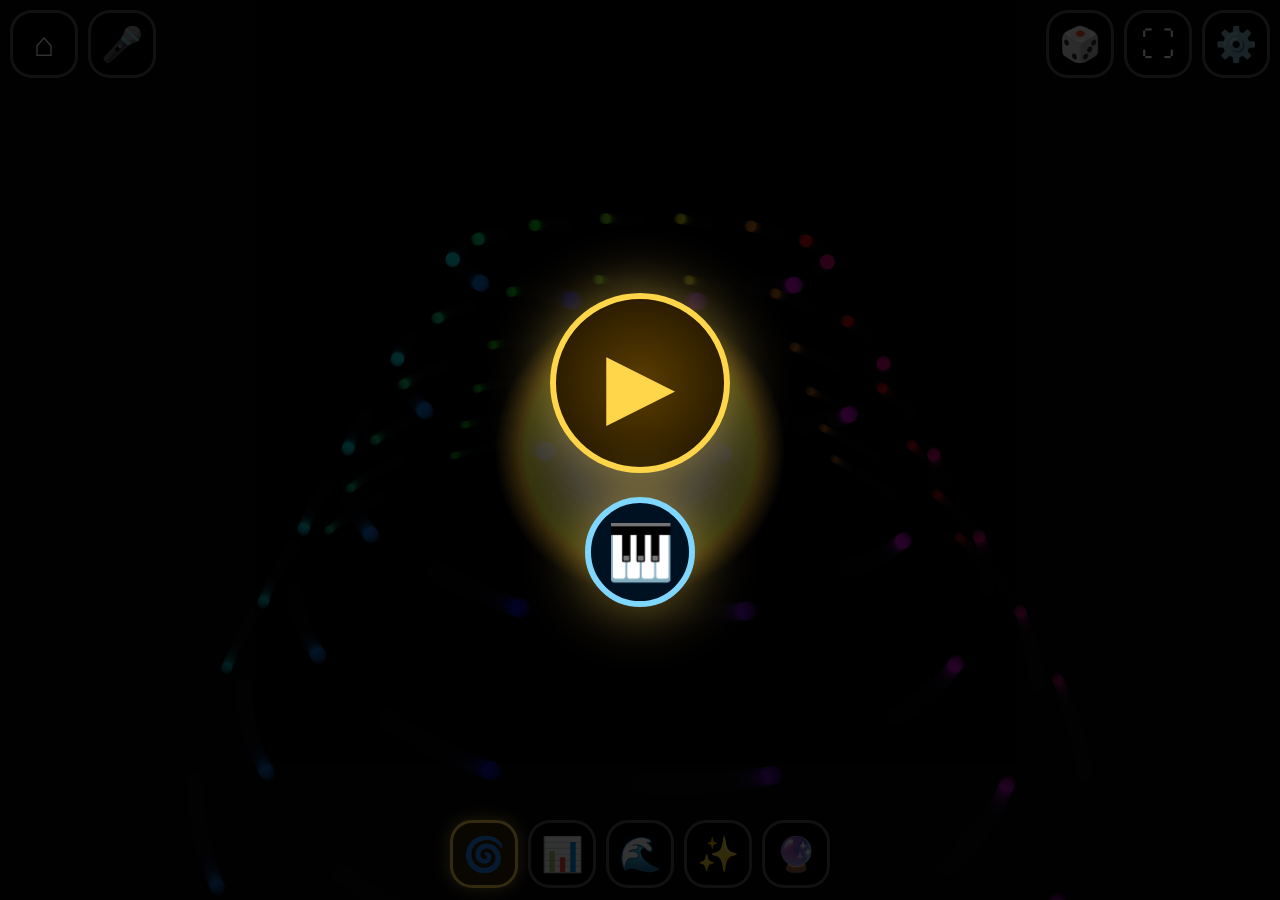
<file: visualizer.html>
<!doctype html>
<html lang="en"><head>
<meta charset="utf-8">
<meta name="viewport" content="width=device-width,initial-scale=1,viewport-fit=cover">
<meta name="theme-color" content="#000">
<title>MUZIK Visualizer</title>
<link rel="icon" href="favicon.svg">
<link rel="manifest" href="manifest.webmanifest">
<style>
*{box-sizing:border-box;-webkit-tap-highlight-color:transparent}
html,body{margin:0;height:100%;background:#000;overflow:hidden;touch-action:manipulation;font-family:system-ui,sans-serif;color:#fff;user-select:none}
canvas{position:fixed;inset:0;width:100vw;height:100vh;display:block}
.ui{transition:opacity .5s}
body.idle .ui{opacity:0;pointer-events:none}
body.idle{cursor:none}
.btn{width:68px;height:68px;border-radius:22px;border:3px solid #ffffff55;background:#000a;color:#fff;font-size:34px;display:grid;place-items:center;cursor:pointer;padding:0;line-height:1}
.btn.on{border-color:#ffd54a;box-shadow:0 0 18px #ffd54a99;background:#3a2a00cc}
#top{position:fixed;top:max(10px,env(safe-area-inset-top));left:10px;right:10px;display:flex;gap:10px;justify-content:space-between}
#top .grp{display:flex;gap:10px}
#modes{position:fixed;bottom:max(12px,env(safe-area-inset-bottom));left:0;right:0;display:flex;gap:10px;justify-content:center;flex-wrap:wrap;padding:0 8px}
@media (max-width:420px){#modes .btn{width:62px;height:62px;font-size:30px}#modes{gap:8px}}
#start{position:fixed;inset:0;display:grid;place-items:center;background:#000c;z-index:5}
#start button{width:180px;height:180px;border-radius:50%;font-size:90px;border:6px solid #ffd54a;background:radial-gradient(#5a3d00,#1a1000);color:#ffd54a;cursor:pointer;box-shadow:0 0 60px #ffd54a88;animation:pulse 1.6s ease-in-out infinite}
#start .deny{font-size:110px;display:none;text-align:center}
#start.denied .deny{display:block}
#start .row{display:flex;gap:24px;align-items:center;flex-direction:column}
#start .alt{width:110px;height:110px;font-size:54px;animation:none;border-color:#7fd7ff;color:#7fd7ff;background:#012}
@keyframes pulse{50%{transform:scale(1.07)}}
@media (prefers-reduced-motion:reduce){#start button{animation:none}}
#sheet{position:fixed;left:0;right:0;bottom:0;max-height:78vh;overflow:auto;background:#111e;border-top:3px solid #ffffff44;border-radius:28px 28px 0 0;padding:18px 16px max(18px,env(safe-area-inset-bottom));transform:translateY(105%);transition:transform .3s;z-index:4;display:grid;grid-template-columns:repeat(auto-fill,minmax(300px,1fr));gap:12px 22px}
#sheet.open{transform:none}
.row{display:flex;align-items:center;gap:12px;min-height:56px}
.row .ic{font-size:32px;width:44px;text-align:center}
input[type=range]{flex:1;height:48px;-webkit-appearance:none;appearance:none;background:transparent}
input[type=range]::-webkit-slider-runnable-track{height:16px;border-radius:8px;background:linear-gradient(90deg,#333,#ffd54a)}
input[type=range]::-webkit-slider-thumb{-webkit-appearance:none;width:40px;height:40px;margin-top:-12px;border-radius:50%;background:#fff;border:4px solid #ffd54a}
input[type=range]::-moz-range-track{height:16px;border-radius:8px;background:linear-gradient(90deg,#333,#ffd54a)}
input[type=range]::-moz-range-thumb{width:34px;height:34px;border-radius:50%;background:#fff;border:4px solid #ffd54a}
.chips{display:flex;gap:8px;flex:1;flex-wrap:wrap}
.chips .btn{width:56px;height:56px;font-size:26px;border-radius:16px}
#hue{flex:1;height:48px}
</style></head><body>
<canvas id="cv"></canvas>
<div id="top" class="ui">
  <div class="grp"><button class="btn" id="home" title="Studio">⌂</button><button class="btn" id="src" title="Source">🎤</button></div>
  <div class="grp"><button class="btn" id="dice" title="Random">🎲</button><button class="btn" id="fs" title="Fullscreen">⛶</button><button class="btn" id="gear" title="Settings">⚙️</button></div>
</div>
<div id="modes" class="ui">
  <button class="btn" data-m="spiral" title="Spiral">🌀</button>
  <button class="btn" data-m="bars" title="Bars">📊</button>
  <button class="btn" data-m="waves" title="Waves">🌊</button>
  <button class="btn" data-m="particles" title="Sparks">✨</button>
  <button class="btn" data-m="kaleido" title="Kaleido">🔮</button>
</div>
<div id="sheet" class="ui">
  <div class="row"><span class="ic">🔊</span><input type="range" id="gain" min="0.2" max="4" step="0.05"></div>
  <div class="row"><span class="ic">〰️</span><input type="range" id="smooth" min="0" max="0.95" step="0.01"></div>
  <div class="row"><span class="ic">🎨</span><div class="chips" data-k="color">
    <button class="btn" data-v="pitch" title="Pitch">🎵</button><button class="btn" data-v="rainbow" title="Rainbow">🌈</button><button class="btn" data-v="hue" title="Hue">🖌️</button><button class="btn" data-v="mono" title="Mono">⚪</button></div></div>
  <div class="row"><span class="ic">🖌️</span><input type="range" id="hue" min="0" max="359" step="1"></div>
  <div class="row"><span class="ic">⏩</span><input type="range" id="speed" min="0.1" max="3" step="0.05"></div>
  <div class="row"><span class="ic">👻</span><input type="range" id="trail" min="0" max="0.97" step="0.01"></div>
  <div class="row"><span class="ic">💡</span><input type="range" id="glow" min="0" max="2" step="0.05"></div>
  <div class="row"><span class="ic">❄️</span><input type="range" id="sym" min="2" max="16" step="1"></div>
  <div class="row"><span class="ic">✨</span><input type="range" id="density" min="0.1" max="3" step="0.05"></div>
  <div class="row"><span class="ic">🥁</span><input type="range" id="punch" min="0" max="2" step="0.05"></div>
  <div class="row"><span class="ic">🪞</span><div class="chips" data-k="mirror"><button class="btn" data-v="1" title="Mirror">🪞</button><button class="btn" data-v="0" title="Plain">▫️</button></div></div>
  <div class="row"><span class="ic">🌑</span><div class="chips" data-k="bg">
    <button class="btn" data-v="dark" title="Dark">🌑</button><button class="btn" data-v="black" title="Black">⬛</button><button class="btn" data-v="color" title="Color">🟪</button></div></div>
  <div class="row"><button class="btn" id="dice2" title="Random">🎲</button><button class="btn" id="reset" title="Reset">↺</button><button class="btn" id="close" title="Close">✕</button></div>
</div>
<div id="start"><div class="row">
  <button id="go" title="Start">▶</button>
  <div class="deny" title="No microphone">🎤✕</div>
  <button id="go2" class="alt" title="Studio sound">🎹</button>
</div></div>
<script src="audio.js"></script>
<script>
(function(){
"use strict";
const $=id=>document.getElementById(id);
const RM=matchMedia("(prefers-reduced-motion: reduce)").matches;
const KEY="muzik-viz-settings";
const DEF={mode:"spiral",gain:1.4,smooth:0.8,color:"pitch",hue:200,speed:RM?0.4:1,trail:RM?0.5:0.82,glow:RM?0.6:1,sym:6,density:RM?0.5:1,punch:RM?0:1,mirror:"1",bg:"dark"};
let S=Object.assign({},DEF);
try{Object.assign(S,JSON.parse(localStorage.getItem(KEY)||"{}"));}catch(e){}
const save=()=>{try{localStorage.setItem(KEY,JSON.stringify(S));}catch(e){}};
const cv=$("cv"),ctx=cv.getContext("2d");
let W=0,H=0,DPR=1;
function resize(){DPR=Math.min(3,window.devicePixelRatio||1);W=innerWidth;H=innerHeight;cv.width=Math.round(W*DPR);cv.height=Math.round(H*DPR);ctx.setTransform(DPR,0,0,DPR,0,0);ctx.fillStyle="#000";ctx.fillRect(0,0,W,H);}
addEventListener("resize",resize);resize();
// offscreen for kaleido feedback
const off=document.createElement("canvas"),octx=off.getContext("2d");

// ---------- audio ----------
let ac=null,an=null,freq=null,time=null,srcNode=null,demo=null,running=false;
let level=0,bass=0,bassAvg=0,beat=0,pc=-1,pcConf=0,pcSm=new Float32Array(12),chroma=new Float32Array(12),hueNow=0;
function mkCtx(){if(!ac){const C=window.AudioContext||window.webkitAudioContext;ac=new C();an=ac.createAnalyser();an.fftSize=4096;freq=new Uint8Array(an.frequencyBinCount);time=new Float32Array(an.fftSize);}an.smoothingTimeConstant=S.smooth;if(ac.state==="suspended")ac.resume();}
function stopSrc(){if(srcNode){try{srcNode.disconnect();}catch(e){} if(srcNode.mediaStream)srcNode.mediaStream.getTracks().forEach(t=>t.stop());srcNode=null;}if(demo){demo.stop();demo=null;}}
async function startMic(){
  mkCtx();stopSrc();
  try{
    const st=await MuzikDevices.getMic({echoCancellation:false,noiseSuppression:false,autoGainControl:false});
    srcNode=ac.createMediaStreamSource(st);srcNode.connect(an);$("src").textContent="🎤";go();
  }catch(e){$("start").classList.add("denied");$("start").style.display="grid";$("go").style.display="none";}
}
if(window.MuzikDevices)MuzikDevices.onChange(k=>{if(k==="input"&&srcNode&&srcNode.mediaStream)startMic();});
// "studio sound": play the saved studio key as a gentle loop through our own graph (the studio itself runs on another page).
function startDemo(){
  mkCtx();stopSrc();
  let p={};try{p=JSON.parse(localStorage.getItem("studio-project")||"{}")||{};}catch(e){}
  const root=Number.isFinite(p.keyRoot)?((p.keyRoot%12)+12)%12:0,bpm=(p.bpm>=40&&p.bpm<=220)?p.bpm:100;
  const outG=ac.createGain();outG.gain.value=0.5;outG.connect(an);outG.connect(ac.destination);
  const seq=[0,4,7,12,7,4,9,5],step=60/bpm/2;let i=0,alive=true,next=ac.currentTime+0.05;
  const hz=m=>440*Math.pow(2,(m-69)/12);
  function tick(){if(!alive)return;while(next<ac.currentTime+0.2){const t=next,m=48+root+seq[i%seq.length]+(i%16<8?12:0);
      const o=ac.createOscillator(),g=ac.createGain();o.type="triangle";o.frequency.value=hz(m);g.gain.setValueAtTime(0,t);g.gain.linearRampToValueAtTime(0.5,t+0.01);g.gain.exponentialRampToValueAtTime(0.001,t+step*1.8);o.connect(g);g.connect(outG);o.start(t);o.stop(t+step*2);
      if(i%4===0){const k=ac.createOscillator(),kg=ac.createGain();k.frequency.setValueAtTime(140,t);k.frequency.exponentialRampToValueAtTime(40,t+0.15);kg.gain.setValueAtTime(0.9,t);kg.gain.exponentialRampToValueAtTime(0.001,t+0.3);k.connect(kg);kg.connect(outG);k.start(t);k.stop(t+0.32);}
      i++;next+=step;}setTimeout(tick,50);}
  tick();demo={stop(){alive=false;try{outG.disconnect();}catch(e){}}};
  $("src").textContent="🎹";go();
}
function go(){running=true;$("start").style.display="none";poke();}
$("go").onclick=startMic;$("go2").onclick=startDemo;
$("src").onclick=()=>{ if(demo) startMic(); else startDemo(); };

function analyse(){
  if(!an)return;
  an.smoothingTimeConstant=S.smooth;
  an.getByteFrequencyData(freq);an.getFloatTimeDomainData(time);
  let rms=0;for(let i=0;i<time.length;i++)rms+=time[i]*time[i];rms=Math.sqrt(rms/time.length)*S.gain;
  level+=(Math.min(1,rms*4)-level)*0.3;
  const binHz=ac.sampleRate/an.fftSize;
  let b=0,n=0;for(let i=1;i*binHz<150;i++){b+=freq[i];n++;}b=b/(n||1)/255*S.gain;
  bass+=(b-bass)*0.5;bassAvg+=(bass-bassAvg)*0.03;
  if(bass>bassAvg*1.3+0.06&&beat<0.3){beat=1;onBeat();}
  beat*=0.9;
  // chroma from FFT
  chroma.fill(0);
  for(let i=2;i<freq.length;i++){const f=i*binHz;if(f<60||f>4000)continue;const v=freq[i]/255;if(v<0.15)continue;const m=69+12*Math.log2(f/440);const c=((Math.round(m)%12)+12)%12;chroma[c]+=v*v;}
  let mx=0,mi=-1;for(let c=0;c<12;c++){pcSm[c]+=(chroma[c]-pcSm[c])*0.25;if(pcSm[c]>mx){mx=pcSm[c];mi=c;}}
  // autocorrelation for monophonic voice (more accurate fundamental)
  const ap=acf(time,ac.sampleRate);
  if(ap>0&&rms>0.02){const m=69+12*Math.log2(ap/440);pc=((Math.round(m)%12)+12)%12;pcConf=Math.min(1,pcConf+0.2);}
  else if(mi>=0&&mx>0.3){pc=mi;pcConf=Math.min(1,pcConf+0.1);} else pcConf*=0.96;
}
function acf(buf,sr){
  const N=1024;let r=0;for(let i=0;i<N;i++)r+=buf[i]*buf[i];if(Math.sqrt(r/N)<0.01)return -1;
  const minL=Math.floor(sr/1000),maxL=Math.floor(sr/70);let best=-1,bv=0;
  for(let L=minL;L<=maxL;L+=1){let s=0;for(let i=0;i<N;i+=2)s+=buf[i]*buf[i+L];if(s>bv){bv=s;best=L;}}
  return (best>0&&bv/(r/2)>0.5)?sr/best:-1;
}
// ---------- color ----------
let t0=performance.now(),T=0;
function baseHue(){if(S.color==="pitch")return pc>=0?pc*30:hueNow;if(S.color==="rainbow")return (T*40)%360;return +S.hue;}
function col(h,l,a){if(S.color==="mono")return `hsla(0,0%,${l}%,${a})`;if(S.color==="hue")h=+S.hue+(h-S.hue)*0;return `hsla(${h},90%,${l}%,${a})`;}
function pcHue(c){return S.color==="pitch"?c*30:S.color==="rainbow"?(c*30+T*40)%360:+S.hue;}
function bgFill(a){const h=hueNow;return S.bg==="black"?`rgba(0,0,0,${a})`:S.bg==="color"?`hsla(${h},60%,8%,${a})`:`rgba(6,6,16,${a})`;}

// ---------- modes ----------
const parts=[];
function onBeat(){if(S.mode!=="particles")return;const n=Math.round(40*S.density*(0.5+level));const h=baseHue();
  for(let i=0;i<n&&parts.length<1500;i++){const a=Math.random()*6.283,v=(2+Math.random()*7)*(0.6+bass)*S.speed;parts.push({x:W/2,y:H/2,vx:Math.cos(a)*v,vy:Math.sin(a)*v,life:1,h:h+(Math.random()*30-15),r:2+Math.random()*5});}}
let rot=0;
function spiral(cx,cy,R){
  rot+=0.004*S.speed;const tilt=0.5+Math.sin(T*0.2)*0.15;const pts=[];
  const binHz=ac?ac.sampleRate/an.fftSize:21.5;
  for(let oct=2;oct<8;oct++)for(let c=0;c<12;c++){const m=oct*12+c+12;const f=440*Math.pow(2,(m-69)/12);const bi=Math.round(f/binHz);const v=freq&&bi<freq.length?Math.pow(freq[bi]/255*S.gain,1.5):0;
    const a=c/12*6.283+rot,rr=R*(0.35+(oct-2)*0.13),y=(oct-4.5)*R*0.18;
    const x=Math.cos(a)*rr,z=Math.sin(a)*rr;const y2=y*Math.cos(tilt)-z*Math.sin(tilt),z2=y*Math.sin(tilt)+z*Math.cos(tilt);
    const s=600/(600+z2);pts.push({x:cx+x*s,y:cy+y2*s,z:z2,s,c,v:Math.min(1.5,v)});}
  pts.sort((a,b)=>b.z-a.z);
  // thread
  ctx.lineWidth=1;ctx.strokeStyle="rgba(255,255,255,0.08)";
  ctx.globalCompositeOperation="lighter";
  for(const p of pts){const r=(4+p.v*22)*p.s*(R/300);const h=pcHue(p.c);
    if(S.glow>0&&p.v>0.05){ctx.fillStyle=col(h,55,0.18*S.glow*p.v);ctx.beginPath();ctx.arc(p.x,p.y,r*(1.8+S.glow),0,6.283);ctx.fill();}
    ctx.fillStyle=col(h,30+p.v*35,0.25+p.v*0.75);ctx.beginPath();ctx.arc(p.x,p.y,Math.max(1.5,r),0,6.283);ctx.fill();}
  ctx.shadowBlur=0;
  // OM orb
  const or=R*(0.14+level*0.18+beat*0.05*S.punch);
  const g=ctx.createRadialGradient(cx,cy,0,cx,cy,or*2.4);
  const oh=pcConf>0.3&&S.color==="pitch"?hueNow:42;
  g.addColorStop(0,"rgba(255,245,200,1)");g.addColorStop(0.35,`hsla(${oh},80%,60%,0.9)`);g.addColorStop(1,`hsla(${oh},80%,40%,0)`);
  ctx.fillStyle=g;ctx.beginPath();ctx.arc(cx,cy,or*2.4,0,6.283);ctx.fill();
  ctx.globalCompositeOperation="source-over";
}
function bars(cx,cy,R){
  const n=Math.round(48+S.sym*6),sym=S.mirror==="1"?2:1;const inner=R*0.28;
  ctx.globalCompositeOperation="lighter";ctx.lineCap="round";
  const lw=Math.max(3,(6.283*inner/n/sym)*0.7);ctx.lineWidth=lw;
  for(let i=0;i<n;i++){const fi=Math.floor(Math.pow(i/n,2)*(freq?freq.length*0.35:1))+2;const v=freq?Math.min(1.3,freq[fi]/255*S.gain):0;
    const f=fi*(ac?ac.sampleRate/an.fftSize:21.5);const m=69+12*Math.log2(f/440);const c=((Math.round(m)%12)+12)%12;const h=S.color==="rainbow"?(i/n*360+T*40)%360:pcHue(c);
    for(let s=0;s<sym;s++){const a=(s===0?1:-1)*(i/n)*Math.PI*(sym===2?1:2)-Math.PI/2+rot*0.3;
      const r2=inner+v*R*0.7;ctx.beginPath();ctx.moveTo(cx+Math.cos(a)*inner,cy+Math.sin(a)*inner);ctx.lineTo(cx+Math.cos(a)*r2,cy+Math.sin(a)*r2);
      if(S.glow>0){ctx.lineWidth=lw*(1.5+S.glow*1.5);ctx.strokeStyle=col(h,55,0.15*S.glow);ctx.stroke();ctx.lineWidth=lw;}
      ctx.strokeStyle=col(h,40+v*25,0.9);ctx.stroke();}}
  rot+=0.003*S.speed;ctx.shadowBlur=0;
  ctx.fillStyle=col(baseHue(),50,0.15+level*0.5);ctx.beginPath();ctx.arc(cx,cy,inner*(0.8+level*0.4),0,6.283);ctx.fill();
  ctx.globalCompositeOperation="source-over";
}
function waves(){
  if(!time)return;ctx.globalCompositeOperation="lighter";const L=5,step=Math.max(2,Math.floor(time.length/1024)*2);
  for(let k=0;k<L;k++){const h=(baseHue()+k*25)%360,yo=H/2+(k-(L-1)/2)*H*0.08*Math.sin(T*0.5*S.speed+k),amp=H*0.35*(1-k*0.12);
    const lw=(L-k)*2+level*8;
    ctx.beginPath();const N=time.length/2,st=Math.max(step,Math.floor(N/Math.max(200,W/3)));
    for(let i=0;i<N;i+=st){const x=i/N*W;const ph=Math.sin(i/N*6.283*2+T*S.speed*(1+k*0.3))*0.1;const y=yo+(time[(i+k*37)%time.length]*S.gain+ph)*amp;i?ctx.lineTo(x,y):ctx.moveTo(x,y);}
    const dr=()=>{if(S.glow>0){ctx.lineWidth=lw*(2+S.glow*2);ctx.strokeStyle=col(h,55,0.1*S.glow);ctx.stroke();}ctx.lineWidth=lw;ctx.strokeStyle=col(h,58,0.6-k*0.08);ctx.stroke();};dr();
    if(S.mirror==="1"){ctx.save();ctx.translate(0,H);ctx.scale(1,-1);ctx.globalAlpha=0.35;dr();ctx.restore();}}
  ctx.shadowBlur=0;ctx.globalCompositeOperation="source-over";
}
function particles(cx,cy){
  ctx.globalCompositeOperation="lighter";
  // steady stream
  if(level>0.05&&parts.length<1500){const n=Math.ceil(3*S.density*level*4);for(let i=0;i<n;i++){const a=Math.random()*6.283;parts.push({x:cx,y:cy,vx:Math.cos(a)*S.speed,vy:Math.sin(a)*S.speed,life:1,h:baseHue(),r:1.5+Math.random()*3});}}
  const swirl=(pc>=0?pc/12:0.5)-0.5;
  for(let i=parts.length-1;i>=0;i--){const p=parts[i];const dx=p.x-cx,dy=p.y-cy;
    p.vx+=-dy*swirl*0.002*S.speed;p.vy+=dx*swirl*0.002*S.speed-0.02*(pc>=0?(pc-6)/6:0);
    p.vx*=0.985;p.vy*=0.985;p.x+=p.vx;p.y+=p.vy;p.life-=0.008*S.speed+0.002;
    if(p.life<=0||p.x<-50||p.x>W+50||p.y<-50||p.y>H+50){parts.splice(i,1);continue;}
    ctx.fillStyle=col(p.h,55+p.life*20,p.life);ctx.beginPath();ctx.arc(p.x,p.y,p.r*(0.5+p.life)*(1+S.glow*0.5),0,6.283);ctx.fill();
    if(S.mirror==="1"){ctx.beginPath();ctx.arc(W-p.x,p.y,p.r*(0.5+p.life),0,6.283);ctx.fill();}}
  ctx.globalCompositeOperation="source-over";
}
function kaleido(cx,cy,R){
  // feedback: zoom+rotate previous frame
  if(off.width!==cv.width||off.height!==cv.height){off.width=cv.width;off.height=cv.height;}octx.clearRect(0,0,off.width,off.height);octx.drawImage(cv,0,0);
  ctx.save();ctx.globalAlpha=0.92;ctx.translate(cx,cy);ctx.rotate(0.01*S.speed+beat*0.03*S.punch);const z=1.03+level*0.05;ctx.scale(z,z);ctx.translate(-cx,-cy);
  ctx.drawImage(off,0,0,W,H);ctx.restore();
  const n=Math.round(S.sym);ctx.globalCompositeOperation="lighter";
  for(let s=0;s<n;s++){ctx.save();ctx.translate(cx,cy);ctx.rotate(s/n*6.283+rot);if(S.mirror==="1"&&s%2)ctx.scale(1,-1);
    for(let j=0;j<6;j++){const fi=4+j*20;const v=freq?Math.min(1.3,freq[fi]/255*S.gain):0;const h=(baseHue()+j*20)%360;
      const d=R*(0.12+j*0.13)*(1+v*0.3);ctx.beginPath();ctx.ellipse(d,0,(4+v*R*0.08)*(1+S.glow*0.6),(2+v*R*0.03)*(1+S.glow*0.6),j*0.4+T*S.speed,0,6.283);ctx.fillStyle=col(h,55,0.12*S.glow);ctx.fill();
      ctx.beginPath();ctx.ellipse(d,0,4+v*R*0.08,2+v*R*0.03,j*0.4+T*S.speed,0,6.283);ctx.fillStyle=col(h,50+v*20,0.25+v*0.6);ctx.fill();}
    ctx.restore();}
  rot+=0.002*S.speed;ctx.shadowBlur=0;ctx.globalCompositeOperation="source-over";
}
// ---------- loop ----------
let lastT=performance.now(),fps=60;window.__viz={get fps(){return fps;}};
function frame(now){
  requestAnimationFrame(frame);
  const dt=Math.min(0.05,(now-lastT)/1000);lastT=now;T+=dt;fps+=(1/Math.max(0.001,dt)-fps)*0.05;
  if(running)analyse();
  const th=pc>=0?pc*30:hueNow;let d=((th-hueNow+540)%360)-180;hueNow=(hueNow+d*0.08+360)%360;
  const fade=S.mode==="kaleido"?0.12:1-S.trail;
  ctx.setTransform(DPR,0,0,DPR,0,0);ctx.fillStyle=bgFill(Math.max(0.03,fade));ctx.fillRect(0,0,W,H);
  const cx=W/2,cy=H/2,R=Math.min(W,H)*0.48;
  const pz=1+beat*0.08*S.punch,sx=(Math.random()-0.5)*beat*8*S.punch,sy=(Math.random()-0.5)*beat*8*S.punch;
  ctx.save();if(S.mode!=="kaleido"){ctx.translate(cx+sx,cy+sy);ctx.scale(pz,pz);ctx.translate(-cx,-cy);}
  if(S.mode==="spiral")spiral(cx,cy,R);else if(S.mode==="bars")bars(cx,cy,R);else if(S.mode==="waves")waves();else if(S.mode==="particles")particles(cx,cy);else kaleido(cx,cy,R);
  ctx.restore();
}
requestAnimationFrame(frame);

// ---------- UI ----------
function syncUI(){
  document.querySelectorAll("#modes .btn").forEach(b=>b.classList.toggle("on",b.dataset.m===S.mode));
  ["gain","smooth","hue","speed","trail","glow","sym","density","punch"].forEach(k=>{$(k).value=S[k];});
  document.querySelectorAll(".chips").forEach(g=>g.querySelectorAll(".btn").forEach(b=>b.classList.toggle("on",String(S[g.dataset.k])===b.dataset.v)));
}
document.querySelectorAll("#modes .btn").forEach(b=>b.onclick=()=>{S.mode=b.dataset.m;parts.length=0;ctx.fillStyle="#000";ctx.fillRect(0,0,W,H);save();syncUI();});
["gain","smooth","hue","speed","trail","glow","sym","density","punch"].forEach(k=>$(k).oninput=e=>{S[k]=+e.target.value;if(k==="hue"&&S.color!=="hue")S.color="hue";save();syncUI();});
document.querySelectorAll(".chips .btn").forEach(b=>b.onclick=()=>{S[b.parentNode.dataset.k]=b.dataset.v;save();syncUI();});
function rnd(){const r=(a,b)=>a+Math.random()*(b-a);S.gain=+r(0.8,2.5).toFixed(2);S.smooth=+r(0.5,0.9).toFixed(2);S.color=["pitch","rainbow","hue","pitch"][Math.floor(Math.random()*4)];S.hue=Math.floor(r(0,360));
  S.speed=+r(RM?0.2:0.4,RM?0.8:2).toFixed(2);S.trail=+r(0.3,0.95).toFixed(2);S.glow=+r(0.3,1.8).toFixed(2);S.sym=Math.floor(r(3,13));S.density=+r(0.4,2).toFixed(2);S.punch=RM?0:+r(0,1.6).toFixed(2);
  S.mirror=Math.random()<0.6?"1":"0";S.bg=["dark","black","color"][Math.floor(Math.random()*3)];save();syncUI();}
$("dice").onclick=rnd;$("dice2").onclick=rnd;
$("reset").onclick=()=>{const m=S.mode;S=Object.assign({},DEF,{mode:m});save();syncUI();};
$("gear").onclick=()=>$("sheet").classList.toggle("open");$("close").onclick=()=>$("sheet").classList.remove("open");
$("home").onclick=()=>{location.href="studio.html";};
$("fs").onclick=()=>{const d=document;if(d.fullscreenElement||d.webkitFullscreenElement){(d.exitFullscreen||d.webkitExitFullscreen).call(d);}else{const e=d.documentElement;const f=e.requestFullscreen||e.webkitRequestFullscreen;if(f)Promise.resolve(f.call(e)).catch(()=>{});}};
if(!(document.documentElement.requestFullscreen||document.documentElement.webkitRequestFullscreen))$("fs").style.display="none";
let idleT=0;function poke(){document.body.classList.remove("idle");clearTimeout(idleT);idleT=setTimeout(()=>{if(running&&!$("sheet").classList.contains("open"))document.body.classList.add("idle");},3000);}
["pointerdown","pointermove","keydown"].forEach(e=>addEventListener(e,poke,{passive:true}));
document.addEventListener("visibilitychange",()=>{if(!ac)return;document.hidden?ac.suspend():ac.resume();});
syncUI();
if("serviceWorker"in navigator)navigator.serviceWorker.register("sw.js").catch(()=>{});
})();
</script>
</body></html>
</file>
